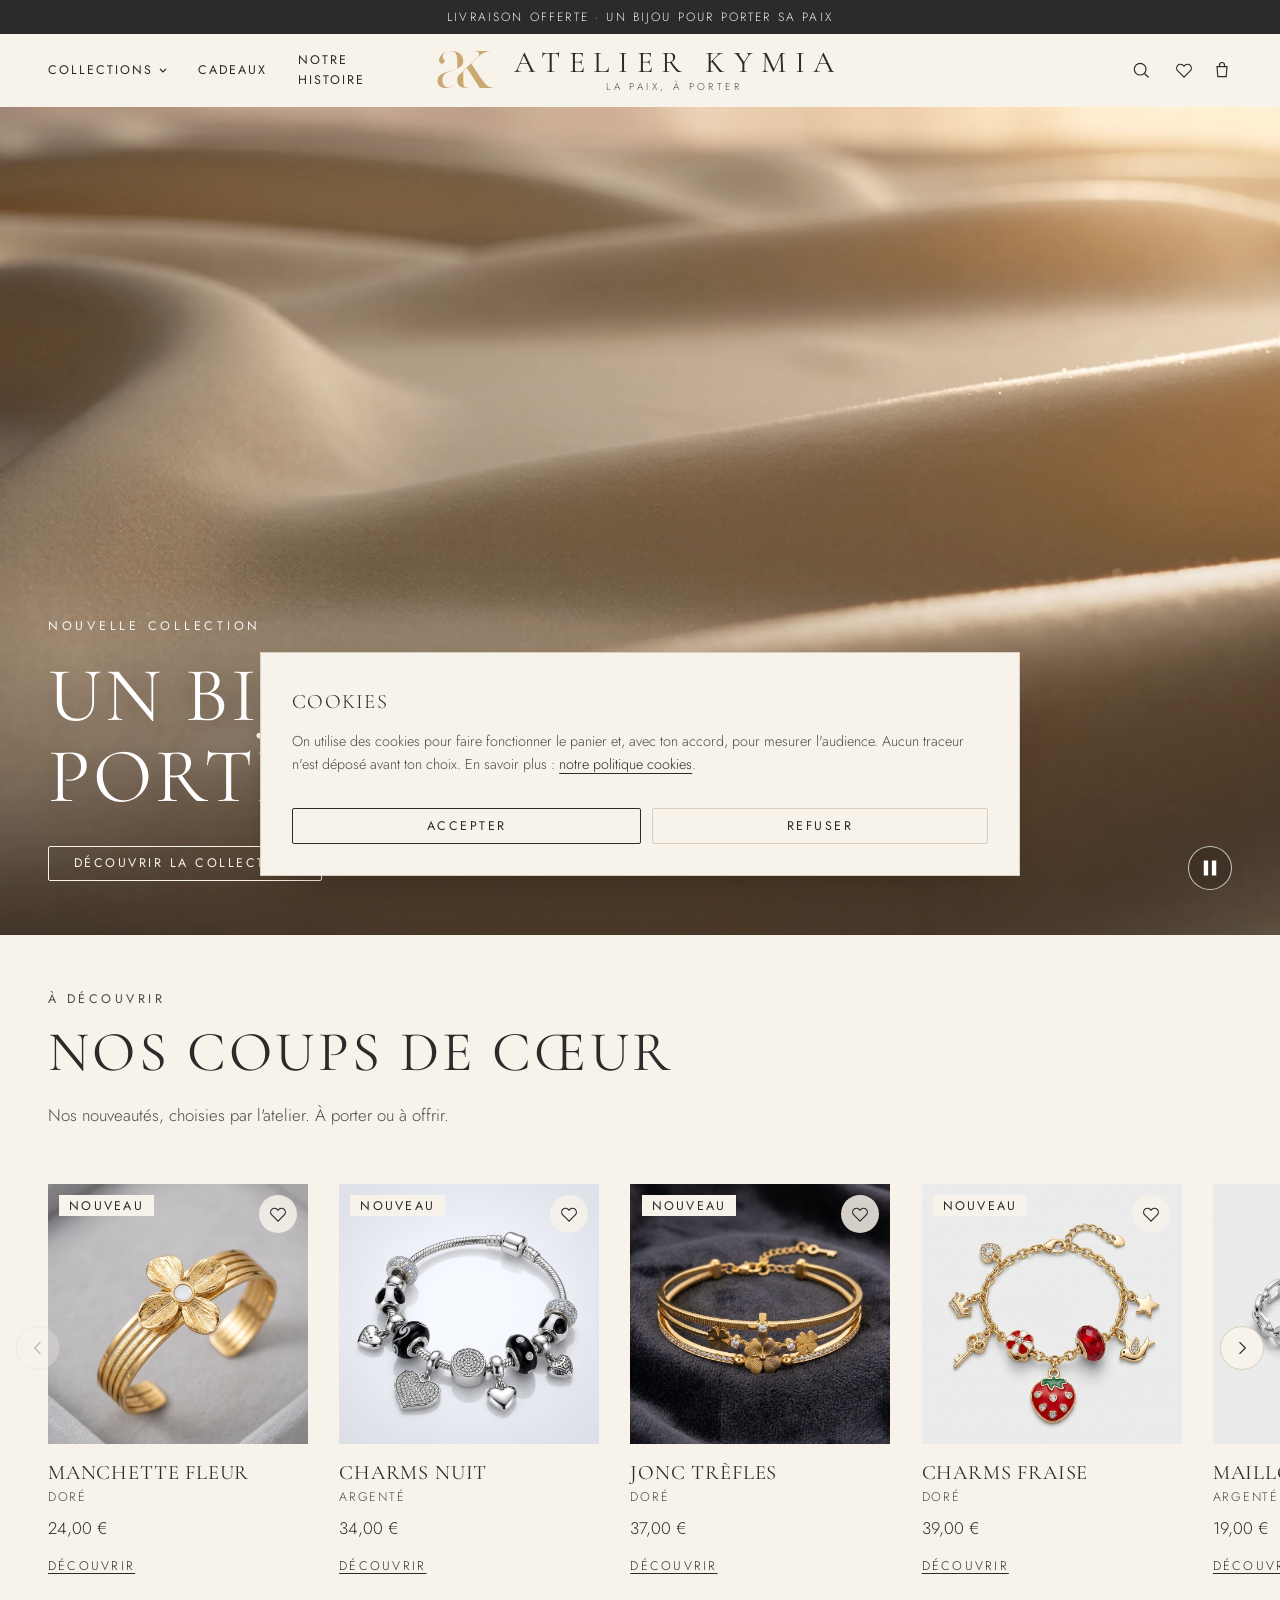
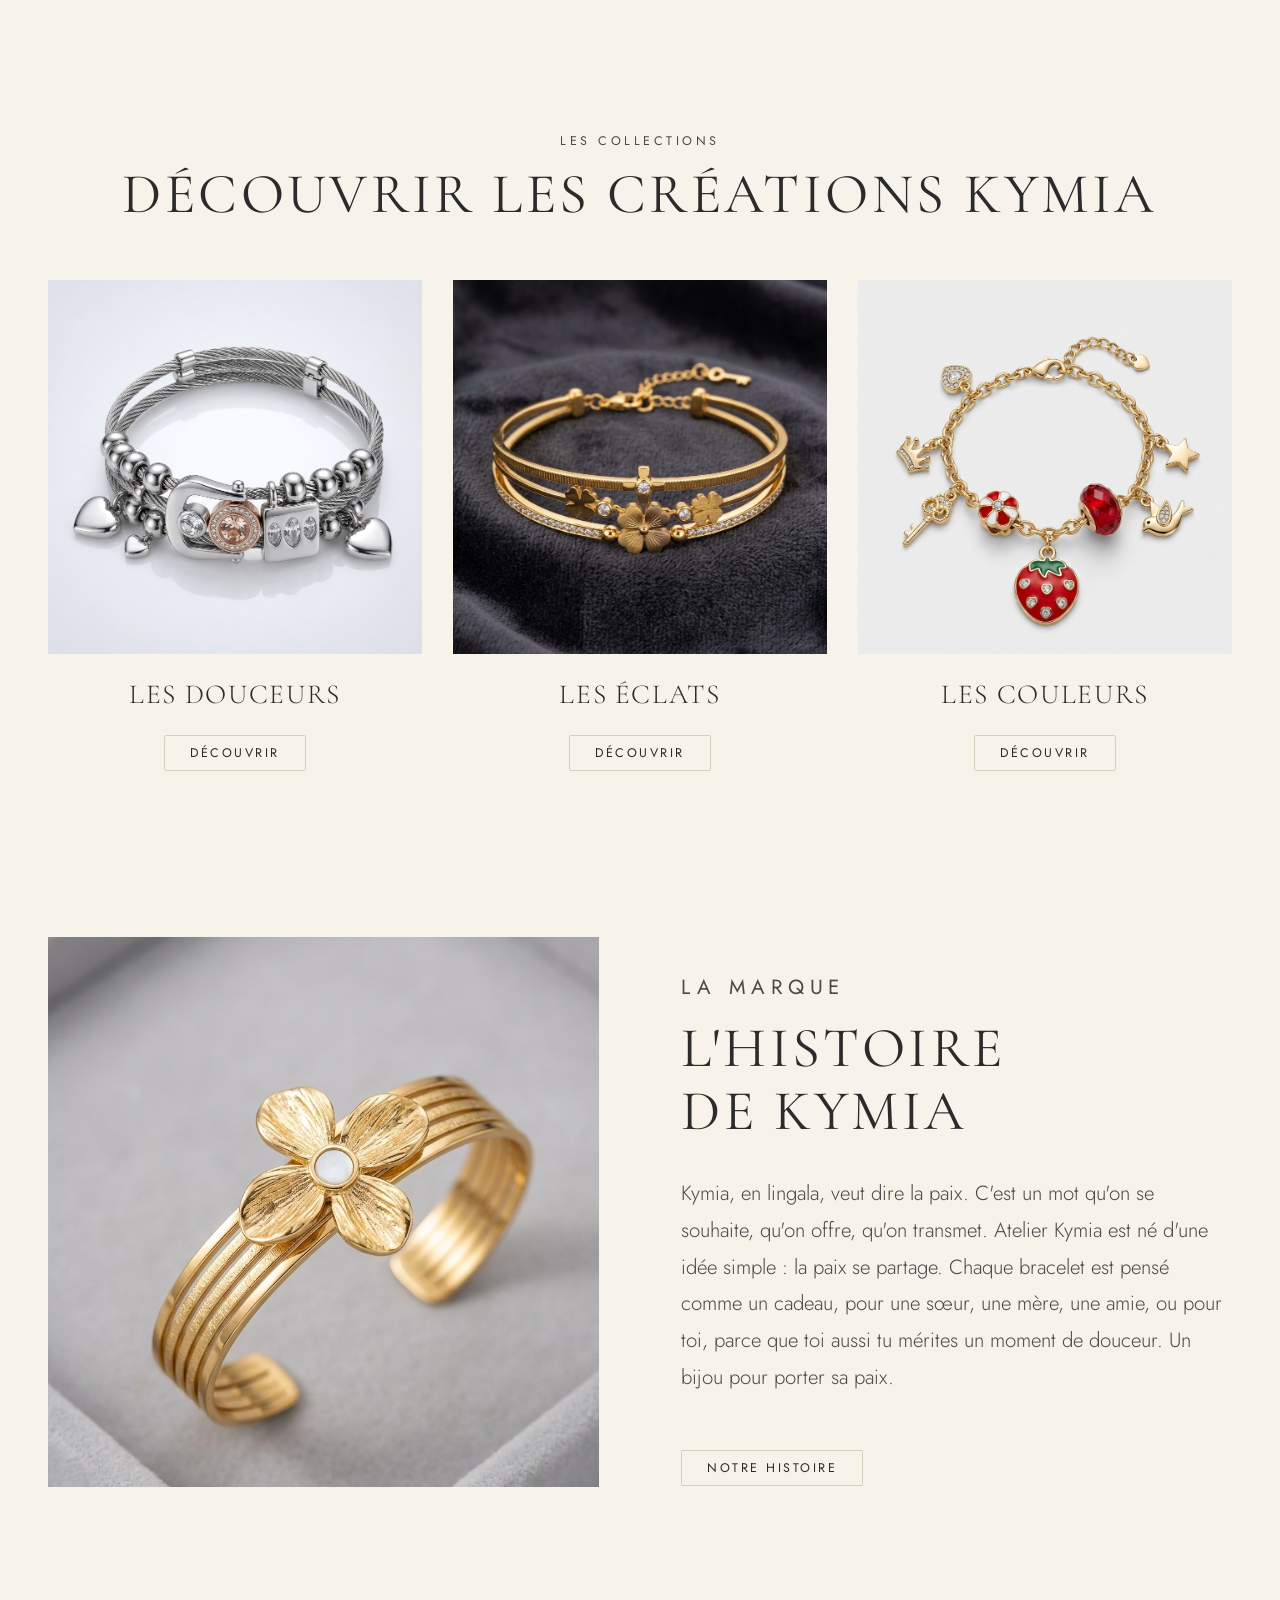
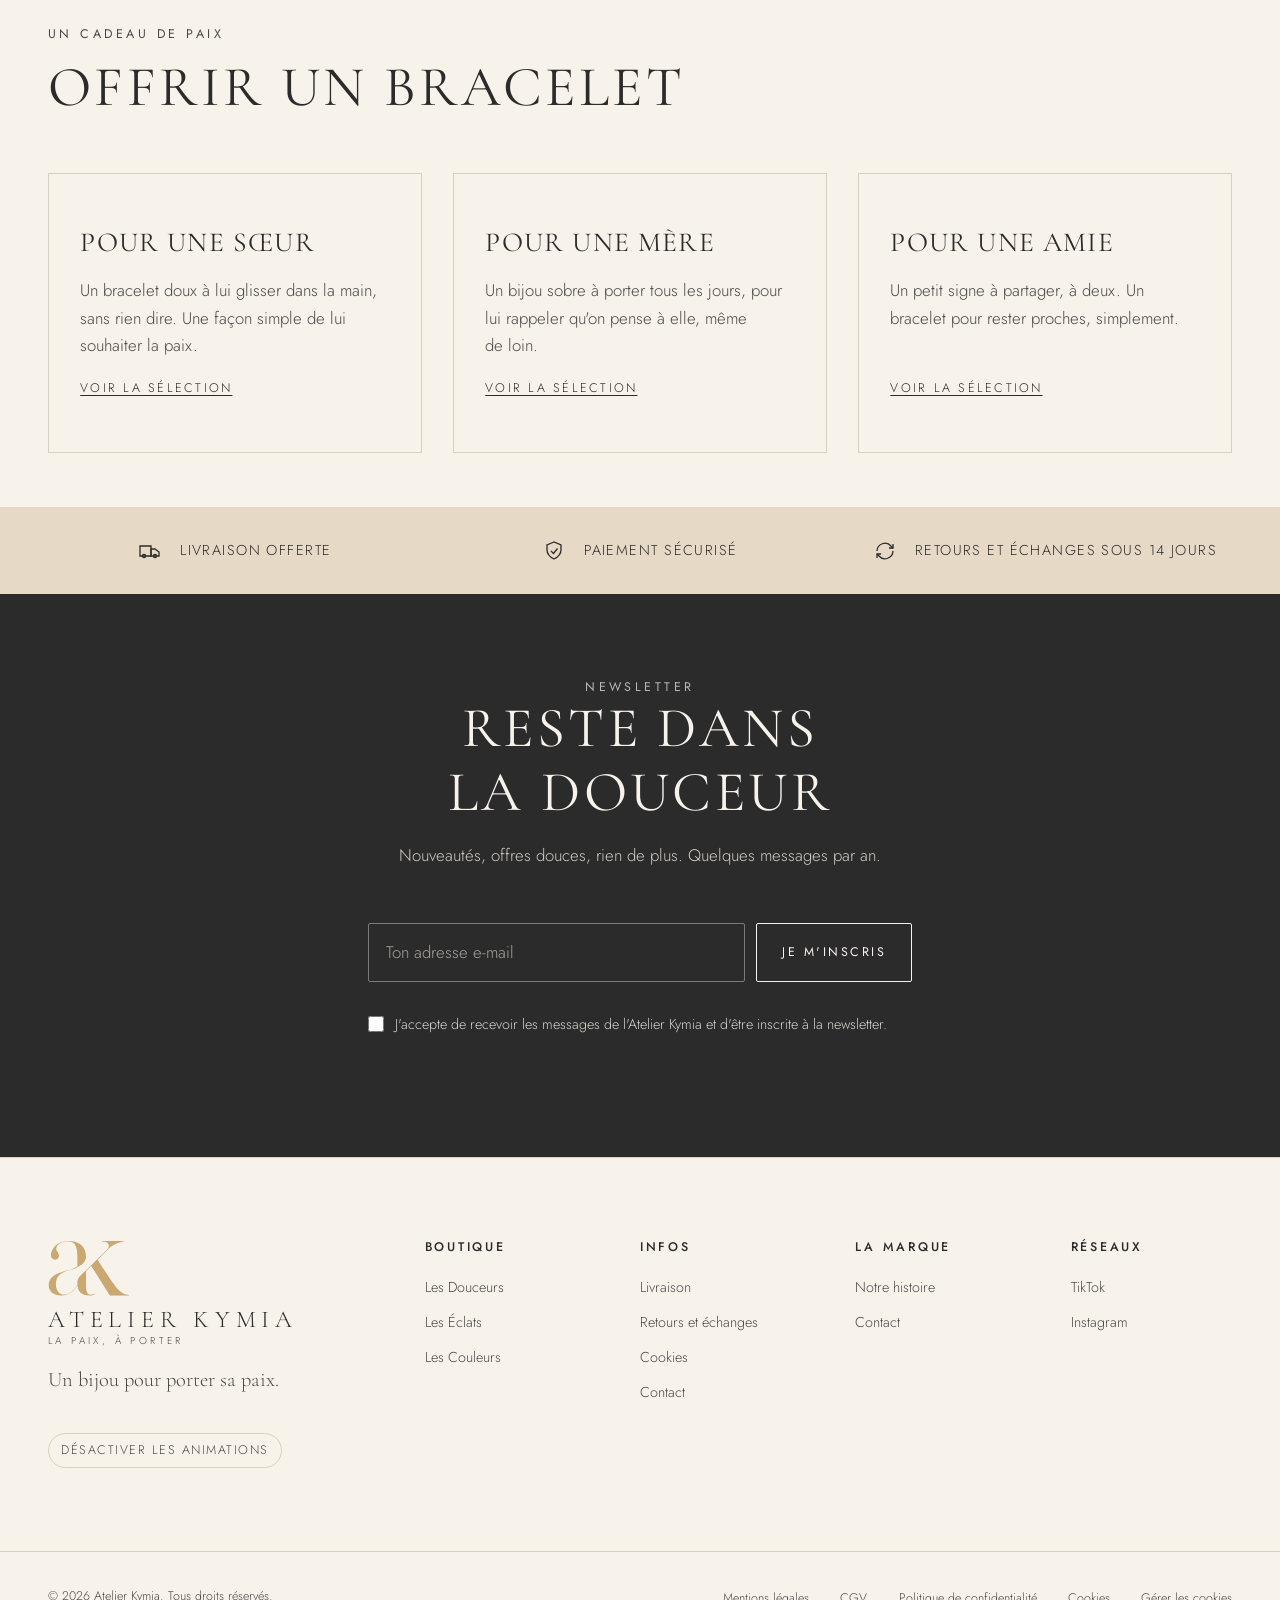
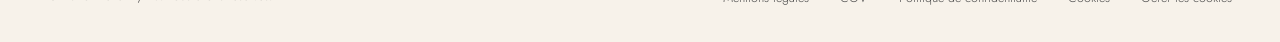
<file: index.html>
<!DOCTYPE html>
<html lang="fr">
<head>
  <meta charset="UTF-8" />
  <meta name="viewport" content="width=device-width, initial-scale=1" />
  <meta name="theme-color" content="#F7F2EA" />

  <!-- SEO -->
  <title>Atelier Kymia — Bracelets en acier inoxydable, un bijou pour porter sa paix</title>
  <meta name="description" content="Atelier Kymia, bracelets en acier inoxydable doré, argenté et rose gold. Des bijoux pensés comme des cadeaux de paix. Livraison offerte." />
  <link rel="canonical" href="https://www.atelier-kymia.com/" />

  <!-- Favicon -->
  <link rel="icon" type="image/svg+xml" href="/assets/favicon.svg" />

  <!-- Open Graph -->
  <meta property="og:type" content="website" />
  <meta property="og:site_name" content="Atelier Kymia" />
  <meta property="og:locale" content="fr_FR" />
  <meta property="og:title" content="Atelier Kymia — Un bijou pour porter sa paix" />
  <meta property="og:description" content="Bracelets en acier inoxydable, pensés comme des cadeaux de paix. Livraison offerte." />
  <meta property="og:url" content="https://www.atelier-kymia.com/" />
  <meta property="og:image" content="https://www.atelier-kymia.com/assets/img/hero-poster.jpg" />

  <!-- Twitter -->
  <meta name="twitter:card" content="summary_large_image" />
  <meta name="twitter:title" content="Atelier Kymia — Un bijou pour porter sa paix" />
  <meta name="twitter:description" content="Bracelets en acier inoxydable, pensés comme des cadeaux de paix." />
  <meta name="twitter:image" content="https://www.atelier-kymia.com/assets/img/hero-poster.jpg" />

  <!-- Polices : preconnect + preload de la police principale (Cormorant Garamond) -->
  <link rel="preconnect" href="https://fonts.googleapis.com" />
  <link rel="preconnect" href="https://fonts.gstatic.com" crossorigin />
  <link
    rel="preload"
    as="style"
    href="https://fonts.googleapis.com/css2?family=Cormorant+Garamond:wght@300;400;500&family=Jost:wght@300;400;500&display=swap" />
  <link
    rel="stylesheet"
    href="https://fonts.googleapis.com/css2?family=Cormorant+Garamond:wght@300;400;500&family=Jost:wght@300;400;500&display=swap"
    media="print" onload="this.media='all'" />
  <noscript>
    <link rel="stylesheet" href="https://fonts.googleapis.com/css2?family=Cormorant+Garamond:wght@300;400;500&family=Jost:wght@300;400;500&display=swap" />
  </noscript>

  <!-- CSS critique du header et du hero, inline pour un premier rendu immédiat -->
  <style>
    :root{--ivoire:#F7F2EA;--encre:#2B2B2B;--encre-douce:#4A4A4A;--bordure:#D9CFBF;--or:#C9A45C;--header-h:72px;--font-titre:"Cormorant Garamond",Georgia,serif;--font-texte:"Jost",system-ui,sans-serif}
    *{box-sizing:border-box}body{margin:0;background:var(--ivoire);color:var(--encre);font-family:var(--font-texte)}
    img,video,svg{display:block;max-width:100%}button{font:inherit;background:none;border:0;cursor:pointer}a{color:inherit;text-decoration:none}
    .annonce{background:var(--encre);color:var(--ivoire);text-align:center;padding-block:.55rem}
    .annonce p{font-size:12px;letter-spacing:.18em;text-transform:uppercase;margin:0}
    .header{position:sticky;top:0;z-index:100;background:var(--ivoire)}
    .header__inner{display:grid;grid-template-columns:1fr auto 1fr;align-items:center;gap:1rem;min-height:var(--header-h)}
    .container{width:100%;max-width:1280px;margin-inline:auto;padding-inline:clamp(1rem,5vw,3rem)}
    .header__logo-titre{font-family:var(--font-titre);letter-spacing:.28em;text-transform:uppercase}
    .hero{position:relative;height:calc(100svh - var(--header-h));min-height:480px;overflow:hidden;background:var(--encre);color:var(--ivoire)}
    .hero__media{position:absolute;inset:0}.hero__video{width:100%;height:100%;object-fit:cover}
    .hero__contenu{position:relative;z-index:2;height:100%;display:flex;flex-direction:column;justify-content:flex-end;align-items:flex-start;gap:1rem;padding-bottom:clamp(2rem,6vh,5rem)}
    .hero__titre{font-family:var(--font-titre);color:#fff;margin:0;line-height:1.05}
    .skip-link{position:absolute;top:-100%;left:1rem;background:var(--encre);color:var(--ivoire);padding:.75rem 1.25rem;z-index:999}
    .skip-link:focus{top:1rem}
  </style>

  <link rel="stylesheet" href="/css/style.css" />
</head>
<body>
  <!-- Lien d'évitement pour la navigation clavier -->
  <a class="skip-link" href="#contenu">Aller au contenu</a>

  <!-- ======================================================================
       1. Barre d'annonce
       ====================================================================== -->
  <div class="annonce" role="region" aria-label="Information de livraison">
    <p>Livraison offerte &middot; Un bijou pour porter sa paix</p>
  </div>

  <!-- ======================================================================
       2. Header sticky
       ====================================================================== -->
  <header class="header" id="header" data-header>
    <div class="header__inner container">

      <!-- Bouton burger (mobile) -->
      <button
        type="button"
        class="header__burger"
        id="ouvrir-menu"
        aria-label="Ouvrir le menu"
        aria-expanded="false"
        aria-controls="panneau-mobile">
        <svg class="icone" width="22" height="22" viewBox="0 0 24 24" fill="none"
          stroke="currentColor" stroke-width="1.4" aria-hidden="true" focusable="false">
          <line x1="3" y1="7" x2="21" y2="7" />
          <line x1="3" y1="12" x2="21" y2="12" />
          <line x1="3" y1="17" x2="21" y2="17" />
        </svg>
      </button>

      <!-- Navigation principale (desktop) -->
      <nav class="header__nav header__nav--gauche" aria-label="Navigation principale">
        <ul class="nav-principal" role="list">
          <li class="nav-principal__item mega-parent">
            <a class="nav-principal__lien" href="/collection.html">
              Collections
              <svg class="icone icone--petite" width="10" height="10" viewBox="0 0 10 10"
                fill="none" stroke="currentColor" stroke-width="1.2" aria-hidden="true" focusable="false">
                <polyline points="2,4 5,7 8,4" />
              </svg>
            </a>

            <!-- Méga-menu Collections (survol + focus clavier) -->
            <div class="mega" role="group" aria-label="Collections">
              <div class="mega__inner container">
                <ul class="mega__liste" role="list">
                  <li class="mega__item">
                    <a class="mega__lien" href="/collection.html?collection=douceurs">
                      <span class="mega__nom">Les Douceurs</span>
                      <span class="mega__desc">Bracelets à charms, tout en retenue.</span>
                    </a>
                  </li>
                  <li class="mega__item">
                    <a class="mega__lien" href="/collection.html?collection=eclats">
                      <span class="mega__nom">Les Éclats</span>
                      <span class="mega__desc">Joncs rigides, pierres, nacre et strass.</span>
                    </a>
                  </li>
                  <li class="mega__item">
                    <a class="mega__lien" href="/collection.html?collection=couleurs">
                      <span class="mega__nom">Les Couleurs</span>
                      <span class="mega__desc">Joncs émaillés, à porter tous les jours.</span>
                    </a>
                  </li>
                </ul>
              </div>
            </div>
          </li>
          <li class="nav-principal__item">
            <a class="nav-principal__lien" href="/collection.html?temps=cadeaux">Cadeaux</a>
          </li>
          <li class="nav-principal__item">
            <a class="nav-principal__lien" href="/notre-histoire.html">Notre histoire</a>
          </li>
        </ul>
      </nav>

      <!-- Logo centré -->
      <a class="header__logo" href="/index.html" aria-label="Atelier Kymia, accueil">
        <img class="header__logo-mono" src="/assets/logo-ak.svg" alt="" width="477" height="328" />
        <span class="header__logo-texte">
          <span class="header__logo-titre">Atelier Kymia</span>
          <span class="header__logo-sous">la paix, à porter</span>
        </span>
      </a>

      <!-- Actions (recherche, wishlist, panier) -->
      <div class="header__actions">
        <button
          type="button"
          class="header__action"
          id="ouvrir-recherche"
          aria-label="Ouvrir la recherche"
          aria-expanded="false"
          aria-controls="recherche">
          <svg class="icone" width="20" height="20" viewBox="0 0 24 24" fill="none"
            stroke="currentColor" stroke-width="1.4" aria-hidden="true" focusable="false">
            <circle cx="11" cy="11" r="7" />
            <line x1="16.5" y1="16.5" x2="21" y2="21" />
          </svg>
        </button>

        <a class="header__action" href="/panier.html?vue=wishlist" aria-label="Voir ma liste de souhaits">
          <svg class="icone" width="20" height="20" viewBox="0 0 24 24" fill="none"
            stroke="currentColor" stroke-width="1.4" aria-hidden="true" focusable="false">
            <path d="M12 20.5 4.5 13a4.6 4.6 0 0 1 0-6.5 4.6 4.6 0 0 1 6.5 0l1 1 1-1a4.6 4.6 0 0 1 6.5 0 4.6 4.6 0 0 1 0 6.5Z" />
          </svg>
        </a>

        <a class="header__action header__action--panier" href="/panier.html" aria-label="Voir mon panier">
          <svg class="icone" width="20" height="20" viewBox="0 0 24 24" fill="none"
            stroke="currentColor" stroke-width="1.4" aria-hidden="true" focusable="false">
            <path d="M6 8h12l-1 12H7Z" />
            <path d="M9 8V6a3 3 0 0 1 6 0v2" />
          </svg>
          <span class="pastille" data-pastille-panier hidden aria-hidden="true">0</span>
          <span class="sr-only" data-libelle-panier>0 article dans le panier</span>
        </a>
      </div>
    </div>

    <!-- ====================================================================
         Panneau de recherche (sous le header)
         ==================================================================== -->
    <div class="recherche" id="recherche" data-recherche hidden>
      <div class="recherche__inner container">
        <form class="recherche__form" role="search" aria-label="Rechercher un bijou">
          <label class="sr-only" for="champ-recherche">Rechercher un bijou</label>
          <input
            type="search"
            id="champ-recherche"
            class="recherche__champ"
            placeholder="Rechercher un bijou…"
            autocomplete="off"
            data-champ-recherche />

          <button type="button" class="recherche__fermer" id="fermer-recherche" aria-label="Fermer la recherche">
            <svg class="icone" width="18" height="18" viewBox="0 0 24 24" fill="none"
              stroke="currentColor" stroke-width="1.4" aria-hidden="true" focusable="false">
              <line x1="5" y1="5" x2="19" y2="19" />
              <line x1="19" y1="5" x2="5" y2="19" />
            </svg>
          </button>
        </form>

        <!-- Suggestions populaires -->
        <div class="recherche__suggestions" data-suggestions>
          <p class="recherche__titre">Recherches populaires</p>
          <ul class="recherche__puces" role="list">
            <li><button type="button" class="puce-recherche" data-suggestion="charms">Charms</button></li>
            <li><button type="button" class="puce-recherche" data-suggestion="jonc">Joncs</button></li>
            <li><button type="button" class="puce-recherche" data-suggestion="émail">Émail</button></li>
            <li><button type="button" class="puce-recherche" data-suggestion="nacre">Nacre</button></li>
          </ul>
        </div>

        <!-- Résultats du filtrage en direct -->
        <ul class="recherche__resultats" role="list" data-resultats-recherche
          aria-live="polite" aria-label="Résultats de recherche"></ul>
      </div>
    </div>
  </header>

  <!-- ======================================================================
       Panneau mobile plein écran
       ====================================================================== -->
  <div
    class="panneau-mobile"
    id="panneau-mobile"
    data-panneau-mobile
    role="dialog"
    aria-modal="true"
    aria-label="Menu"
    hidden>
    <div class="panneau-mobile__entete">
      <span class="panneau-mobile__titre">Atelier Kymia</span>
      <button type="button" class="panneau-mobile__fermer" id="fermer-menu" aria-label="Fermer le menu">
        <svg class="icone" width="22" height="22" viewBox="0 0 24 24" fill="none"
          stroke="currentColor" stroke-width="1.4" aria-hidden="true" focusable="false">
          <line x1="5" y1="5" x2="19" y2="19" />
          <line x1="19" y1="5" x2="5" y2="19" />
        </svg>
      </button>
    </div>

    <nav class="panneau-mobile__nav" aria-label="Navigation mobile">
      <ul class="panneau-mobile__liste" role="list">
        <li><a class="panneau-mobile__lien" href="/collection.html">Collections</a></li>
        <li><a class="panneau-mobile__lien panneau-mobile__lien--sous" href="/collection.html?collection=douceurs">Les Douceurs</a></li>
        <li><a class="panneau-mobile__lien panneau-mobile__lien--sous" href="/collection.html?collection=eclats">Les Éclats</a></li>
        <li><a class="panneau-mobile__lien panneau-mobile__lien--sous" href="/collection.html?collection=couleurs">Les Couleurs</a></li>
        <li><a class="panneau-mobile__lien" href="/collection.html?temps=cadeaux">Cadeaux</a></li>
        <li><a class="panneau-mobile__lien" href="/notre-histoire.html">Notre histoire</a></li>
      </ul>
    </nav>
  </div>

  <div class="voile" data-voile hidden></div>

  <!-- ======================================================================
       Contenu
       ====================================================================== -->
  <main id="contenu" tabindex="-1">

    <!-- ==================================================================
         Hero plein écran (100svh - hauteur du header)
         ================================================================== -->
    <section class="hero" aria-label="Nouvelle collection">
      <div class="hero__media">
        <!--
          Vidéo d'ambiance. La logique de repli (poster seul en cas de
          prefers-reduced-motion ou d'échec de chargement) est gérée par
          js/main.js. Fichiers issus du dossier « Hero Kymia » :
          - *-hevc.mp4 : originaux HEVC (légers), lus en priorité si le
            navigateur les supporte (Safari, Chrome/Edge récents) ;
          - hero.mp4 / hero-mobile.mp4 : repli H.264 pour les autres.
        -->
        <video
          class="hero__video"
          id="hero-video"
          data-hero-video
          autoplay
          muted
          loop
          playsinline
          preload="metadata"
          poster="/assets/img/hero-poster.jpg"
          data-poster-mobile="/assets/img/hero-poster-mobile.jpg"
          aria-hidden="true"
          tabindex="-1">
          <!-- Sources portrait prioritaires sur mobile -->
          <source src="/assets/video/hero-mobile-hevc.mp4" type='video/mp4; codecs="hvc1"' media="(max-width: 768px)" />
          <source src="/assets/video/hero-mobile.mp4" type="video/mp4" media="(max-width: 768px)" />
          <source src="/assets/video/hero-hevc.mp4" type='video/mp4; codecs="hvc1"' />
          <source src="/assets/video/hero.mp4" type="video/mp4" />
        </video>

        <!-- Voile dégradé : noir 25 % en bas vers transparent -->
        <div class="hero__voile" aria-hidden="true"></div>
      </div>

      <!-- Contenu du hero -->
      <div class="hero__contenu container">
        <p class="hero__surtitre">Nouvelle collection</p>
        <h1 class="hero__titre">Un bijou pour porter sa paix</h1>
        <a class="btn btn--light hero__cta" href="/collection.html">Découvrir la collection</a>
      </div>

      <!-- Bouton pause / lecture de la vidéo -->
      <button
        type="button"
        class="hero__lecture"
        id="hero-lecture"
        data-hero-lecture
        aria-label="Mettre la vidéo en pause"
        aria-pressed="false">
        <svg class="icone hero__lecture-icone" data-icone-pause width="16" height="16"
          viewBox="0 0 16 16" fill="currentColor" aria-hidden="true" focusable="false">
          <rect x="3" y="2" width="3.5" height="12" />
          <rect x="9.5" y="2" width="3.5" height="12" />
        </svg>
        <svg class="icone hero__lecture-icone" data-icone-play width="16" height="16"
          viewBox="0 0 16 16" fill="currentColor" aria-hidden="true" focusable="false" hidden>
          <path d="M4 2.5 13 8l-9 5.5Z" />
        </svg>
      </button>
    </section>

    <!-- ==================================================================
         Nos coups de cœur — carrousel horizontal
         ================================================================== -->
    <section class="section section--serre coups-coeur" aria-labelledby="titre-coups-coeur">
      <div class="container entete-section">
        <p class="surtitre">À découvrir</p>
        <h2 id="titre-coups-coeur">Nos coups de cœur</h2>
        <p class="entete-section__intro">Nos nouveautés, choisies par l'atelier. À porter ou à offrir.</p>
      </div>

      <div class="carrousel" data-carrousel>
        <!-- Liste alimentée par products.json (js/main.js) -->
        <ul
          class="carrousel__piste"
          role="list"
          data-piste-produits
          aria-label="Coups de cœur"
          tabindex="0">
          <!-- Cartes produit injectées en JS -->
        </ul>

        <!-- Flèches précédent / suivant -->
        <button
          type="button"
          class="carrousel__fleche carrousel__fleche--prec"
          data-prec
          aria-label="Produits précédents">
          <svg class="icone" width="18" height="18" viewBox="0 0 24 24" fill="none"
            stroke="currentColor" stroke-width="1.4" aria-hidden="true" focusable="false">
            <polyline points="15,5 8,12 15,19" />
          </svg>
        </button>
        <button
          type="button"
          class="carrousel__fleche carrousel__fleche--suiv"
          data-suiv
          aria-label="Produits suivants">
          <svg class="icone" width="18" height="18" viewBox="0 0 24 24" fill="none"
            stroke="currentColor" stroke-width="1.4" aria-hidden="true" focusable="false">
            <polyline points="9,5 16,12 9,19" />
          </svg>
        </button>
      </div>
    </section>

    <!-- ==================================================================
         Découvrir les créations Kymia — 3 tuiles
         ================================================================== -->
    <section class="section creations" aria-labelledby="titre-creations">
      <div class="container entete-section entete-section--centre">
        <p class="surtitre">Les collections</p>
        <h2 id="titre-creations">Découvrir les créations Kymia</h2>
      </div>

      <div class="container">
        <ul class="tuiles" role="list">
          <li class="tuile">
            <a class="tuile__lien" href="/collection.html?c=douceurs">
              <div class="tuile__image">
                <img
                  src="/assets/img/collection-douceurs.jpg"
                  alt="Bracelet à double câble torsadé, perles et cœurs argentés — collection Les Douceurs"
                  width="800" height="800" loading="lazy" decoding="async" />
              </div>
              <div class="tuile__corps">
                <span class="tuile__nom">Les Douceurs</span>
                <span class="btn btn--ghost tuile__cta" aria-hidden="true">Découvrir</span>
              </div>
            </a>
          </li>

          <li class="tuile">
            <a class="tuile__lien" href="/collection.html?c=eclats">
              <div class="tuile__image">
                <img
                  src="/assets/img/collection-eclats.jpg"
                  alt="Jonc doré à trois rangs orné de trèfles et de strass — collection Les Éclats"
                  width="800" height="800" loading="lazy" decoding="async" />
              </div>
              <div class="tuile__corps">
                <span class="tuile__nom">Les Éclats</span>
                <span class="btn btn--ghost tuile__cta" aria-hidden="true">Découvrir</span>
              </div>
            </a>
          </li>

          <li class="tuile">
            <a class="tuile__lien" href="/collection.html?c=couleurs">
              <div class="tuile__image">
                <img
                  src="/assets/img/collection-couleurs.jpg"
                  alt="Bracelet à charms doré avec fraise émaillée rouge — collection Les Couleurs"
                  width="800" height="800" loading="lazy" decoding="async" />
              </div>
              <div class="tuile__corps">
                <span class="tuile__nom">Les Couleurs</span>
                <span class="btn btn--ghost tuile__cta" aria-hidden="true">Découvrir</span>
              </div>
            </a>
          </li>
        </ul>
      </div>
    </section>

    <!-- ==================================================================
         1. L'histoire de Kymia (image à gauche, texte à droite)
         ================================================================== -->
    <section class="section histoire" aria-labelledby="titre-histoire">
      <div class="container histoire__grille">
        <figure class="histoire__media">
          <img
            src="/assets/img/histoire.jpg"
            alt="Manchette dorée ornée d'une fleur au cœur nacré, posée dans son écrin Atelier Kymia"
            width="1000" height="1000" loading="lazy" decoding="async" />
        </figure>

        <div class="histoire__texte">
          <p class="surtitre">La marque</p>
          <h2 id="titre-histoire">L'histoire de Kymia</h2>
          <p>
            Kymia, en lingala, veut dire la paix. C'est un mot qu'on se souhaite,
            qu'on offre, qu'on transmet. Atelier Kymia est né d'une idée simple :
            la paix se partage. Chaque bracelet est pensé comme un cadeau, pour une
            sœur, une mère, une amie, ou pour toi, parce que toi aussi tu mérites un
            moment de douceur. Un bijou pour porter sa paix.
          </p>
          <a class="btn btn--ghost histoire__cta" href="/notre-histoire.html">Notre histoire</a>
        </div>
      </div>
    </section>

    <!-- ==================================================================
         2. Offrir un bracelet (3 cartes cadeaux)
         ================================================================== -->
    <section class="section section--serre cadeaux" aria-labelledby="titre-cadeaux">
      <div class="container entete-section">
        <p class="surtitre">Un cadeau de paix</p>
        <h2 id="titre-cadeaux">Offrir un bracelet</h2>
      </div>

      <div class="container">
        <ul class="cadeaux__grille" role="list">
          <li class="cadeau">
            <a class="cadeau__lien" href="/collection.html?pour=soeur">
              <h3 class="cadeau__titre">Pour une sœur</h3>
              <p class="cadeau__texte">
                Un bracelet doux à lui glisser dans la main, sans rien dire.
                Une façon simple de lui souhaiter la paix.
              </p>
              <span class="cadeau__action">Voir la sélection</span>
            </a>
          </li>

          <li class="cadeau">
            <a class="cadeau__lien" href="/collection.html?pour=mere">
              <h3 class="cadeau__titre">Pour une mère</h3>
              <p class="cadeau__texte">
                Un bijou sobre à porter tous les jours, pour lui rappeler
                qu'on pense à elle, même de loin.
              </p>
              <span class="cadeau__action">Voir la sélection</span>
            </a>
          </li>

          <li class="cadeau">
            <a class="cadeau__lien" href="/collection.html?pour=amie">
              <h3 class="cadeau__titre">Pour une amie</h3>
              <p class="cadeau__texte">
                Un petit signe à partager, à deux. Un bracelet pour rester
                proches, simplement.
              </p>
              <span class="cadeau__action">Voir la sélection</span>
            </a>
          </li>
        </ul>
      </div>
    </section>

    <!-- ==================================================================
         3. Bande de réassurance
         ================================================================== -->
    <section class="reassurance" aria-label="Nos engagements">
      <div class="container">
        <ul class="reassurance__grille" role="list">
          <li class="reassurance__bloc">
            <svg class="icone icone--grande" width="24" height="24" viewBox="0 0 24 24" fill="none"
              stroke="currentColor" stroke-width="1.3" aria-hidden="true" focusable="false">
              <path d="M2 7h11v10H2z" />
              <path d="M13 10h4l4 3v4h-8z" />
              <circle cx="6" cy="17" r="1.6" />
              <circle cx="17" cy="17" r="1.6" />
            </svg>
            <span class="reassurance__texte">Livraison offerte</span>
          </li>

          <li class="reassurance__bloc">
            <svg class="icone icone--grande" width="24" height="24" viewBox="0 0 24 24" fill="none"
              stroke="currentColor" stroke-width="1.3" aria-hidden="true" focusable="false">
              <path d="M12 3 5 6v5c0 4 3 7 7 9 4-2 7-5 7-9V6Z" />
              <polyline points="9 12 11.5 14.5 15.5 9.5" />
            </svg>
            <span class="reassurance__texte">Paiement sécurisé</span>
          </li>

          <li class="reassurance__bloc">
            <svg class="icone icone--grande" width="24" height="24" viewBox="0 0 24 24" fill="none"
              stroke="currentColor" stroke-width="1.3" aria-hidden="true" focusable="false">
              <path d="M4 12a8 8 0 0 1 14-5l2 2" />
              <path d="M20 12a8 8 0 0 1-14 5l-2-2" />
              <polyline points="20 5 20 9 16 9" />
              <polyline points="4 19 4 15 8 15" />
            </svg>
            <span class="reassurance__texte">Retours et échanges sous 14 jours</span>
          </li>
        </ul>
      </div>
    </section>

    <!-- ==================================================================
         4. Newsletter
         ================================================================== -->
    <section class="section newsletter" aria-labelledby="titre-newsletter">
      <div class="container newsletter__inner">
        <p class="surtitre">Newsletter</p>
        <h2 id="titre-newsletter">Reste dans la douceur</h2>
        <p class="newsletter__intro">
          Nouveautés, offres douces, rien de plus. Quelques messages par an.
        </p>

        <form class="newsletter__form" data-newsletter novalidate>
          <div class="newsletter__ligne">
            <label class="sr-only" for="email-newsletter">Adresse e-mail</label>
            <input
              type="email"
              id="email-newsletter"
              name="email"
              class="newsletter__champ"
              placeholder="Ton adresse e-mail"
              autocomplete="email"
              required
              aria-describedby="newsletter-consentement" />

            <button type="submit" class="btn newsletter__bouton">Je m'inscris</button>
          </div>

          <label class="newsletter__consentement" id="newsletter-consentement">
            <input type="checkbox" name="consentement" required />
            <span>J'accepte de recevoir les messages de l'Atelier Kymia et d'être
              inscrite à la newsletter.</span>
          </label>

          <!-- Message de confirmation / erreur -->
          <p class="newsletter__message" data-newsletter-message role="status" aria-live="polite"></p>
        </form>
      </div>
    </section>

  </main>

  <!-- ======================================================================
       5. Footer
       ====================================================================== -->
  <footer class="footer" aria-label="Pied de page">
    <div class="container footer__haut">
      <!-- Bloc marque -->
      <div class="footer__marque">
        <a class="footer__logo" href="/index.html" aria-label="Atelier Kymia, accueil">
          <img class="footer__logo-mono" src="/assets/logo-ak.svg" alt="" width="477" height="328" loading="lazy" />
          <span class="footer__logo-titre">Atelier Kymia</span>
          <span class="footer__logo-sous">la paix, à porter</span>
        </a>
        <p class="footer__slogan">Un bijou pour porter sa paix.</p>

        <!-- Bouton d'accessibilité : désactiver les animations -->
        <button type="button" class="footer__motion" data-toggle-motion aria-pressed="false">
          Désactiver les animations
        </button>
      </div>

      <!-- Colonnes de liens -->
      <nav class="footer__colonne" aria-label="Boutique">
        <h2 class="footer__titre">Boutique</h2>
        <ul class="footer__liste" role="list">
          <li><a href="/collection.html?c=douceurs">Les Douceurs</a></li>
          <li><a href="/collection.html?c=eclats">Les Éclats</a></li>
          <li><a href="/collection.html?c=couleurs">Les Couleurs</a></li>
        </ul>
      </nav>

      <nav class="footer__colonne" aria-label="Infos pratiques">
        <h2 class="footer__titre">Infos</h2>
        <ul class="footer__liste" role="list">
          <li><a href="/livraison.html">Livraison</a></li>
          <li><a href="/retours.html">Retours et échanges</a></li>
          <li><a href="/cookies.html">Cookies</a></li>
          <li><a href="/contact.html">Contact</a></li>
        </ul>
      </nav>

      <nav class="footer__colonne" aria-label="La marque">
        <h2 class="footer__titre">La marque</h2>
        <ul class="footer__liste" role="list">
          <li><a href="/notre-histoire.html">Notre histoire</a></li>
          <li><a href="/contact.html">Contact</a></li>
        </ul>
      </nav>

      <nav class="footer__colonne" aria-label="Réseaux sociaux">
        <h2 class="footer__titre">Réseaux</h2>
        <ul class="footer__liste" role="list">
          <li>
            <a href="https://www.tiktok.com/" rel="noopener" target="_blank">
              TikTok<span class="sr-only"> (nouvel onglet)</span>
            </a>
          </li>
          <li>
            <a href="https://www.instagram.com/" rel="noopener" target="_blank">
              Instagram<span class="sr-only"> (nouvel onglet)</span>
            </a>
          </li>
        </ul>
      </nav>
    </div>

    <!-- Bas de footer : mentions légales -->
    <div class="footer__bas">
      <div class="container footer__bas-inner">
        <p class="footer__copie">&copy; <span data-annee></span> Atelier Kymia. Tous droits réservés.</p>
        <ul class="footer__legal" role="list">
          <li><a href="/mentions-legales.html">Mentions légales</a></li>
          <li><a href="/cgv.html">CGV</a></li>
          <li><a href="/confidentialite.html">Politique de confidentialité</a></li>
          <li><a href="/cookies.html">Cookies</a></li>
          <li><button type="button" class="footer__legal-btn" data-ouvrir-cookies>Gérer les cookies</button></li>
        </ul>
      </div>
    </div>
  </footer>

  <!-- Bandeau de consentement cookies (aucun traceur avant consentement) -->
  <div class="banniere-cookies" data-banniere-cookies role="region"
    aria-label="Consentement aux cookies" hidden>
    <p class="banniere-cookies__titre">Cookies</p>
    <p class="banniere-cookies__texte">
      On utilise des cookies pour faire fonctionner le panier et, avec ton accord,
      pour mesurer l'audience. Aucun traceur n'est déposé avant ton choix. En savoir
      plus : <a href="/cookies.html">notre politique cookies</a>.
    </p>
    <div class="banniere-cookies__actions">
      <button type="button" class="btn" data-cookies-accepter>Accepter</button>
      <button type="button" class="btn btn--ghost" data-cookies-refuser>Refuser</button>
    </div>
  </div>

  <script src="/js/main.js" defer></script>
  <script src="/js/cookies.js" defer></script>
</body>
</html>
</file>
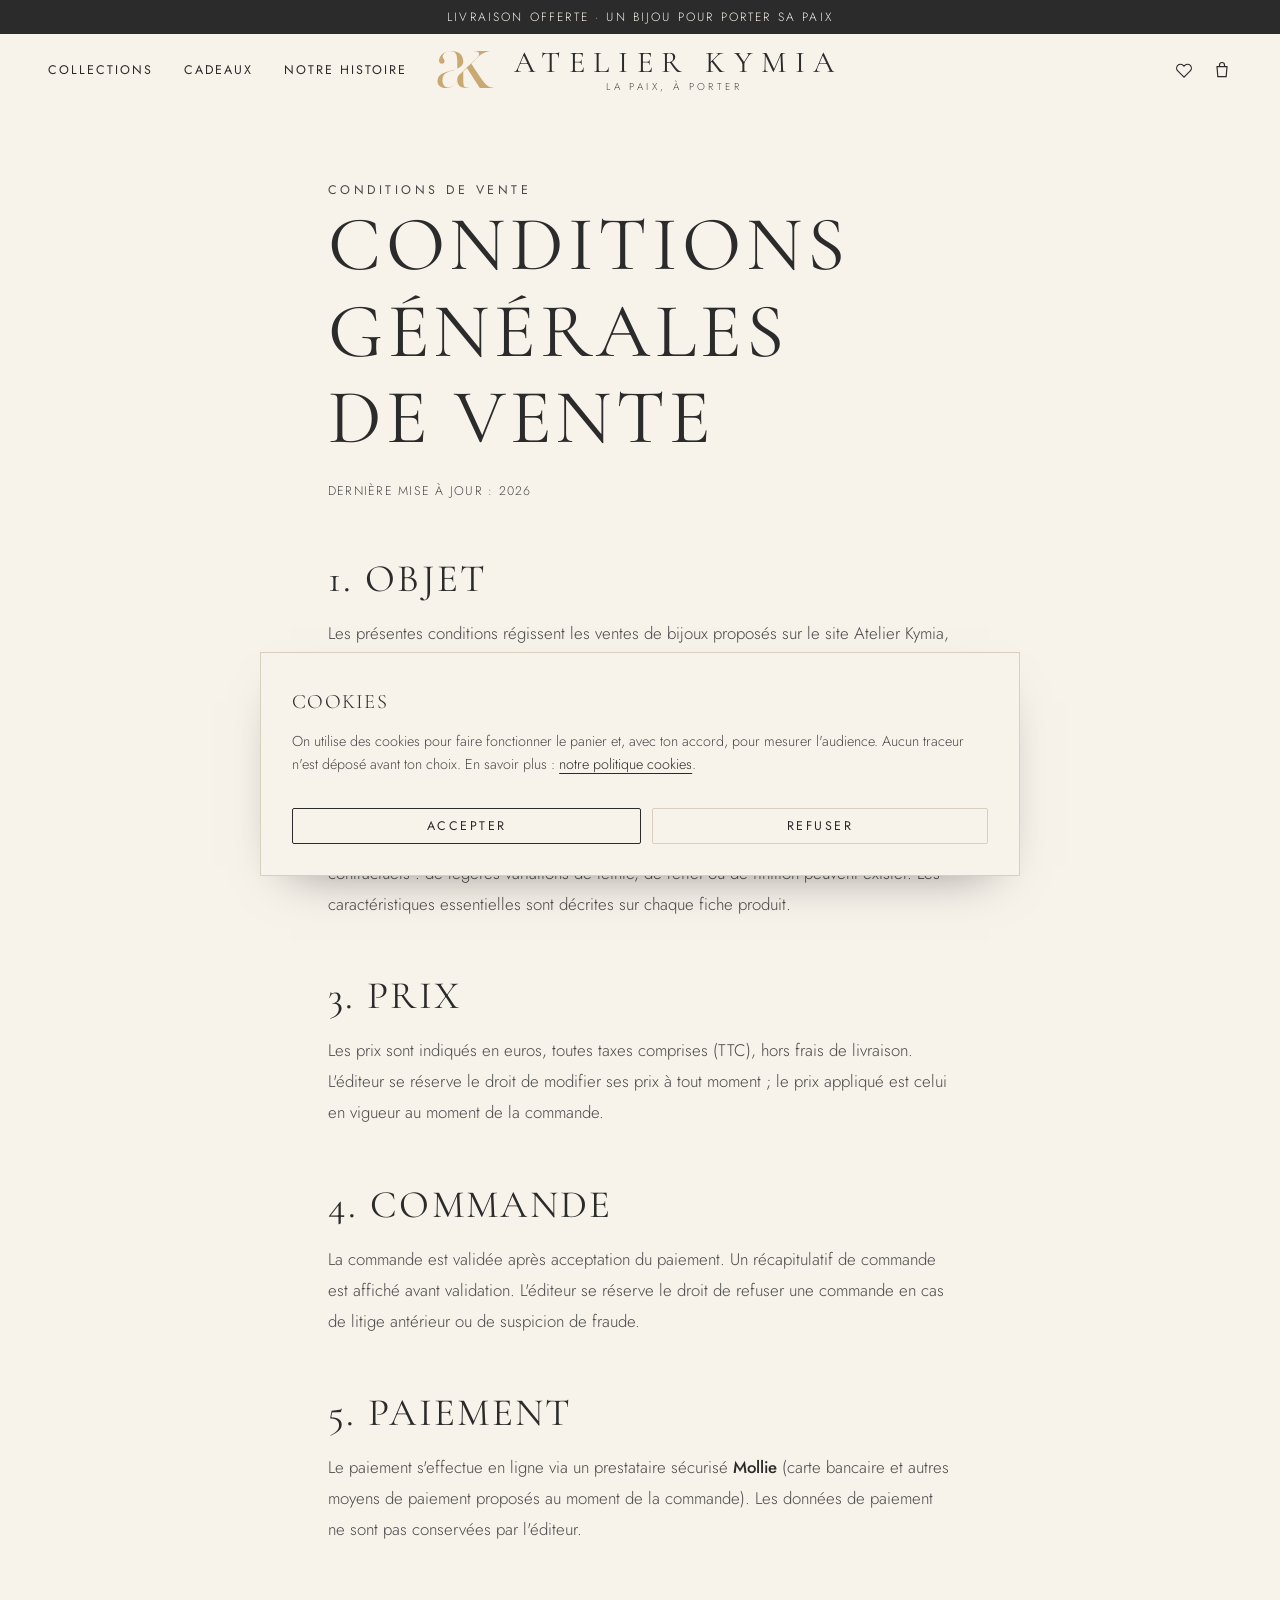
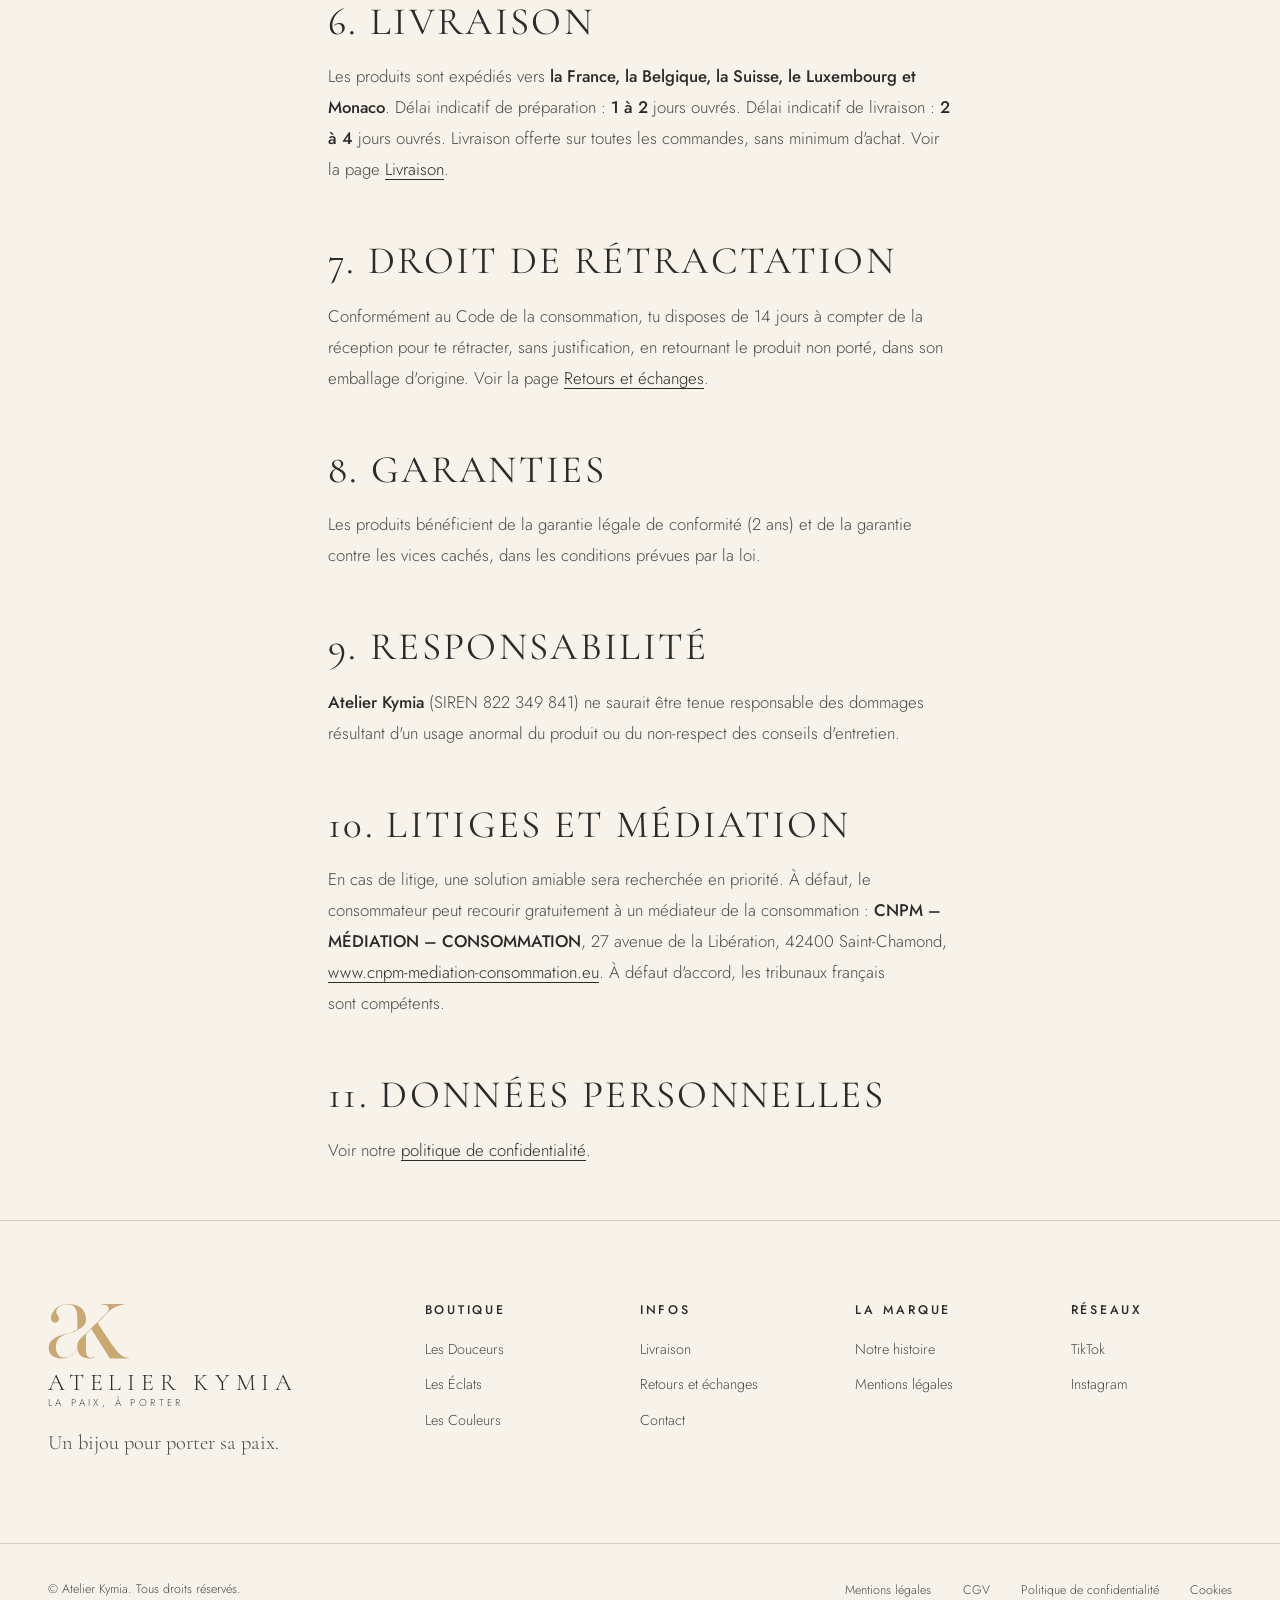
<file: cgv.html>
<!DOCTYPE html>
<html lang="fr">
<head>
  <meta charset="UTF-8" />
  <meta name="viewport" content="width=device-width, initial-scale=1" />
  <meta name="theme-color" content="#F7F2EA" />
  <title>Conditions générales de vente — Atelier Kymia</title>
  <meta name="description" content="Conditions générales de vente de l'Atelier Kymia : commande, prix, paiement, livraison, droit de rétractation, garanties et litiges." />
  <meta name="robots" content="noindex, follow" />
  <link rel="icon" type="image/svg+xml" href="/assets/favicon.svg" />
  <link rel="preconnect" href="https://fonts.googleapis.com" />
  <link rel="preconnect" href="https://fonts.gstatic.com" crossorigin />
  <link rel="preload" as="style"
    href="https://fonts.googleapis.com/css2?family=Cormorant+Garamond:wght@300;400;500&family=Jost:wght@300;400;500&display=swap" />
  <link rel="stylesheet"
    href="https://fonts.googleapis.com/css2?family=Cormorant+Garamond:wght@300;400;500&family=Jost:wght@300;400;500&display=swap"
    media="print" onload="this.media='all'" />
  <noscript>
    <link rel="stylesheet" href="https://fonts.googleapis.com/css2?family=Cormorant+Garamond:wght@300;400;500&family=Jost:wght@300;400;500&display=swap" />
  </noscript>
  <style>
    :root{--ivoire:#F7F2EA;--encre:#2B2B2B;--encre-douce:#4A4A4A;--bordure:#D9CFBF;--or:#C9A45C;--header-h:72px;--font-titre:"Cormorant Garamond",Georgia,serif;--font-texte:"Jost",system-ui,sans-serif}
    *{box-sizing:border-box}body{margin:0;background:var(--ivoire);color:var(--encre);font-family:var(--font-texte)}
    img,svg{display:block;max-width:100%}button{font:inherit;background:none;border:0;cursor:pointer}a{color:inherit;text-decoration:none}
    .annonce{background:var(--encre);color:var(--ivoire);text-align:center;padding-block:.55rem}
    .annonce p{font-size:12px;letter-spacing:.18em;text-transform:uppercase;margin:0}
    .header{position:sticky;top:0;z-index:100;background:var(--ivoire)}
    .header__inner{display:grid;grid-template-columns:1fr auto 1fr;align-items:center;gap:1rem;min-height:var(--header-h)}
    .container{width:100%;max-width:1280px;margin-inline:auto;padding-inline:clamp(1rem,5vw,3rem)}
    .header__logo-titre{font-family:var(--font-titre);letter-spacing:.28em;text-transform:uppercase}
    h1,h2{font-family:var(--font-titre);font-weight:400;text-transform:uppercase;letter-spacing:.06em;line-height:1.12}
    .skip-link{position:absolute;top:-100%;left:1rem;background:var(--encre);color:var(--ivoire);padding:.75rem 1.25rem;z-index:999}
    .skip-link:focus{top:1rem}
  </style>
  <link rel="stylesheet" href="/css/style.css" />
</head>
<body>
  <a class="skip-link" href="#contenu">Aller au contenu</a>

  <div class="annonce" role="region" aria-label="Information de livraison">
    <p>Livraison offerte &middot; Un bijou pour porter sa paix</p>
  </div>

  <header class="header" id="header" data-header>
    <div class="header__inner container">
      <button type="button" class="header__burger" id="ouvrir-menu"
        aria-label="Ouvrir le menu" aria-expanded="false" aria-controls="panneau-mobile">
        <svg class="icone" width="22" height="22" viewBox="0 0 24 24" fill="none"
          stroke="currentColor" stroke-width="1.4" aria-hidden="true" focusable="false">
          <line x1="3" y1="7" x2="21" y2="7" />
          <line x1="3" y1="12" x2="21" y2="12" />
          <line x1="3" y1="17" x2="21" y2="17" />
        </svg>
      </button>
      <nav class="header__nav header__nav--gauche" aria-label="Navigation principale">
        <ul class="nav-principal" role="list">
          <li class="nav-principal__item"><a class="nav-principal__lien" href="/collection.html">Collections</a></li>
          <li class="nav-principal__item"><a class="nav-principal__lien" href="/collection.html?temps=cadeaux">Cadeaux</a></li>
          <li class="nav-principal__item"><a class="nav-principal__lien" href="/notre-histoire.html">Notre histoire</a></li>
        </ul>
      </nav>
      <a class="header__logo" href="/index.html" aria-label="Atelier Kymia, accueil">
        <img class="header__logo-mono" src="/assets/logo-ak.svg" alt="" width="477" height="328" />
        <span class="header__logo-texte">
          <span class="header__logo-titre">Atelier Kymia</span>
          <span class="header__logo-sous">la paix, à porter</span>
        </span>
      </a>
      <div class="header__actions">
        <a class="header__action" href="/panier.html?vue=wishlist" aria-label="Voir ma liste de souhaits">
          <svg class="icone" width="20" height="20" viewBox="0 0 24 24" fill="none"
            stroke="currentColor" stroke-width="1.4" aria-hidden="true" focusable="false">
            <path d="M12 20.5 4.5 13a4.6 4.6 0 0 1 0-6.5 4.6 4.6 0 0 1 6.5 0l1 1 1-1a4.6 4.6 0 0 1 6.5 0 4.6 4.6 0 0 1 0 6.5Z" />
          </svg>
        </a>
        <a class="header__action header__action--panier" href="/panier.html" aria-label="Voir mon panier">
          <svg class="icone" width="20" height="20" viewBox="0 0 24 24" fill="none"
            stroke="currentColor" stroke-width="1.4" aria-hidden="true" focusable="false">
            <path d="M6 8h12l-1 12H7Z" />
            <path d="M9 8V6a3 3 0 0 1 6 0v2" />
          </svg>
          <span class="pastille" data-pastille-panier hidden aria-hidden="true">0</span>
          <span class="sr-only" data-libelle-panier>0 article dans le panier</span>
        </a>
      </div>
    </div>
  </header>

  <div class="panneau-mobile" id="panneau-mobile" data-panneau-mobile
    role="dialog" aria-modal="true" aria-label="Menu" hidden>
    <div class="panneau-mobile__entete">
      <span class="panneau-mobile__titre">Atelier Kymia</span>
      <button type="button" class="panneau-mobile__fermer" id="fermer-menu" aria-label="Fermer le menu">
        <svg class="icone" width="22" height="22" viewBox="0 0 24 24" fill="none"
          stroke="currentColor" stroke-width="1.4" aria-hidden="true" focusable="false">
          <line x1="5" y1="5" x2="19" y2="19" />
          <line x1="19" y1="5" x2="5" y2="19" />
        </svg>
      </button>
    </div>
    <nav class="panneau-mobile__nav" aria-label="Navigation mobile">
      <ul class="panneau-mobile__liste" role="list">
        <li><a class="panneau-mobile__lien" href="/collection.html">Collections</a></li>
        <li><a class="panneau-mobile__lien" href="/collection.html?temps=cadeaux">Cadeaux</a></li>
        <li><a class="panneau-mobile__lien" href="/notre-histoire.html">Notre histoire</a></li>
      </ul>
    </nav>
  </div>

  <div class="voile" data-voile hidden></div>

  <main id="contenu" tabindex="-1">
    <section class="section section--serre">
      <div class="container page-legale">
        <div class="entete-section">
          <p class="surtitre">Conditions de vente</p>
          <h1>Conditions générales de vente</h1>
          <p class="page-legale__maj">Dernière mise à jour : <span data-annee>2026</span></p>
        </div>

        <h2 id="objet">1. Objet</h2>
        <p>
          Les présentes conditions régissent les ventes de bijoux proposés sur le site
          Atelier Kymia, édité par <strong>Atelier Kymia</strong> (SIREN 822 349 841). Toute commande
          implique l'acceptation sans réserve des présentes conditions.
        </p>

        <h2 id="produits">2. Produits</h2>
        <p>
          Les produits sont des bracelets et bijoux en acier inoxydable. Les visuels sont
          non contractuels : de légères variations de teinte, de reflet ou de finition
          peuvent exister. Les caractéristiques essentielles sont décrites sur chaque
          fiche produit.
        </p>

        <h2 id="prix">3. Prix</h2>
        <p>
          Les prix sont indiqués en euros, toutes taxes comprises (TTC), hors frais de
          livraison. L'éditeur se réserve le droit de modifier ses prix à tout moment ;
          le prix appliqué est celui en vigueur au moment de la commande.
        </p>

        <h2 id="commande">4. Commande</h2>
        <p>
          La commande est validée après acceptation du paiement. Un récapitulatif de
          commande est affiché avant validation. L'éditeur se réserve le droit de refuser
          une commande en cas de litige antérieur ou de suspicion de fraude.
        </p>

        <h2 id="paiement">5. Paiement</h2>
        <p>
          Le paiement s'effectue en ligne via un prestataire sécurisé
          <strong>Mollie</strong> (carte bancaire et autres moyens de paiement proposés
          au moment de la commande). Les données de paiement ne
          sont pas conservées par l'éditeur.
        </p>

        <h2 id="livraison">6. Livraison</h2>
        <p>
          Les produits sont expédiés vers <strong>la France, la Belgique, la Suisse, le Luxembourg et Monaco</strong>.
          Délai indicatif de préparation : <strong>1 à 2</strong> jours ouvrés.
          Délai indicatif de livraison : <strong>2 à 4</strong> jours ouvrés.
          Livraison offerte sur toutes les commandes, sans minimum d'achat.
          Voir la page
          <a class="lien" href="/livraison.html">Livraison</a>.
        </p>

        <h2 id="retractation">7. Droit de rétractation</h2>
        <p>
          Conformément au Code de la consommation, tu disposes de 14 jours à compter de la
          réception pour te rétracter, sans justification, en retournant le produit non
          porté, dans son emballage d'origine. Voir la page
          <a class="lien" href="/retours.html">Retours et échanges</a>.
        </p>

        <h2 id="garanties">8. Garanties</h2>
        <p>
          Les produits bénéficient de la garantie légale de conformité (2 ans) et de la
          garantie contre les vices cachés, dans les conditions prévues par la loi.
        </p>

        <h2 id="responsabilite">9. Responsabilité</h2>
        <p>
          <strong>Atelier Kymia</strong> (SIREN 822 349 841) ne saurait être tenue responsable des dommages
          résultant d'un usage anormal du produit ou du non-respect des conseils
          d'entretien.
        </p>

        <h2 id="litiges">10. Litiges et médiation</h2>
        <p>
          En cas de litige, une solution amiable sera recherchée en priorité. À défaut, le
          consommateur peut recourir gratuitement à un médiateur de la consommation :
          <strong>CNPM – MÉDIATION – CONSOMMATION</strong>, 27 avenue de la Libération, 42400 Saint-Chamond, <a class="lien" href="https://www.cnpm-mediation-consommation.eu" rel="noopener">www.cnpm-mediation-consommation.eu</a>. À défaut d'accord, les
          tribunaux français sont compétents.
        </p>

        <h2 id="donnees">11. Données personnelles</h2>
        <p>
          Voir notre <a class="lien" href="/confidentialite.html">politique de confidentialité</a>.
        </p>
      </div>
    </section>
  </main>

  <footer class="footer" aria-label="Pied de page">
    <div class="container footer__haut">
      <div class="footer__marque">
        <a class="footer__logo" href="/index.html" aria-label="Atelier Kymia, accueil">
          <img class="footer__logo-mono" src="/assets/logo-ak.svg" alt="" width="477" height="328" loading="lazy" />
          <span class="footer__logo-titre">Atelier Kymia</span>
          <span class="footer__logo-sous">la paix, à porter</span>
        </a>
        <p class="footer__slogan">Un bijou pour porter sa paix.</p>
      </div>
      <nav class="footer__colonne" aria-label="Boutique">
        <h2 class="footer__titre">Boutique</h2>
        <ul class="footer__liste" role="list">
          <li><a href="/collection.html?c=douceurs">Les Douceurs</a></li>
          <li><a href="/collection.html?c=eclats">Les Éclats</a></li>
          <li><a href="/collection.html?c=couleurs">Les Couleurs</a></li>
        </ul>
      </nav>
      <nav class="footer__colonne" aria-label="Infos pratiques">
        <h2 class="footer__titre">Infos</h2>
        <ul class="footer__liste" role="list">
          <li><a href="/livraison.html">Livraison</a></li>
          <li><a href="/retours.html">Retours et échanges</a></li>
          <li><a href="/contact.html">Contact</a></li>
        </ul>
      </nav>
      <nav class="footer__colonne" aria-label="La marque">
        <h2 class="footer__titre">La marque</h2>
        <ul class="footer__liste" role="list">
          <li><a href="/notre-histoire.html">Notre histoire</a></li>
          <li><a href="/mentions-legales.html">Mentions légales</a></li>
        </ul>
      </nav>
      <nav class="footer__colonne" aria-label="Réseaux sociaux">
        <h2 class="footer__titre">Réseaux</h2>
        <ul class="footer__liste" role="list">
          <li><a href="https://www.tiktok.com/" rel="noopener" target="_blank">TikTok<span class="sr-only"> (nouvel onglet)</span></a></li>
          <li><a href="https://www.instagram.com/" rel="noopener" target="_blank">Instagram<span class="sr-only"> (nouvel onglet)</span></a></li>
        </ul>
      </nav>
    </div>
    <div class="footer__bas">
      <div class="container footer__bas-inner">
        <p class="footer__copie">&copy; <span data-annee></span> Atelier Kymia. Tous droits réservés.</p>
        <ul class="footer__legal" role="list">
          <li><a href="/mentions-legales.html">Mentions légales</a></li>
          <li><a href="/cgv.html">CGV</a></li>
          <li><a href="/confidentialite.html">Politique de confidentialité</a></li>
          <li><a href="/cookies.html">Cookies</a></li>
        </ul>
      </div>
    </div>
  </footer>

  <div class="banniere-cookies" data-banniere-cookies role="region"
    aria-label="Consentement aux cookies" hidden>
    <p class="banniere-cookies__titre">Cookies</p>
    <p class="banniere-cookies__texte">
      On utilise des cookies pour faire fonctionner le panier et, avec ton accord,
      pour mesurer l'audience. Aucun traceur n'est déposé avant ton choix. En savoir
      plus : <a href="/cookies.html">notre politique cookies</a>.
    </p>
    <div class="banniere-cookies__actions">
      <button type="button" class="btn" data-cookies-accepter>Accepter</button>
      <button type="button" class="btn btn--ghost" data-cookies-refuser>Refuser</button>
    </div>
  </div>

  <script src="/js/main.js" defer></script>
  <script src="/js/cookies.js" defer></script>
</body>
</html>
</file>
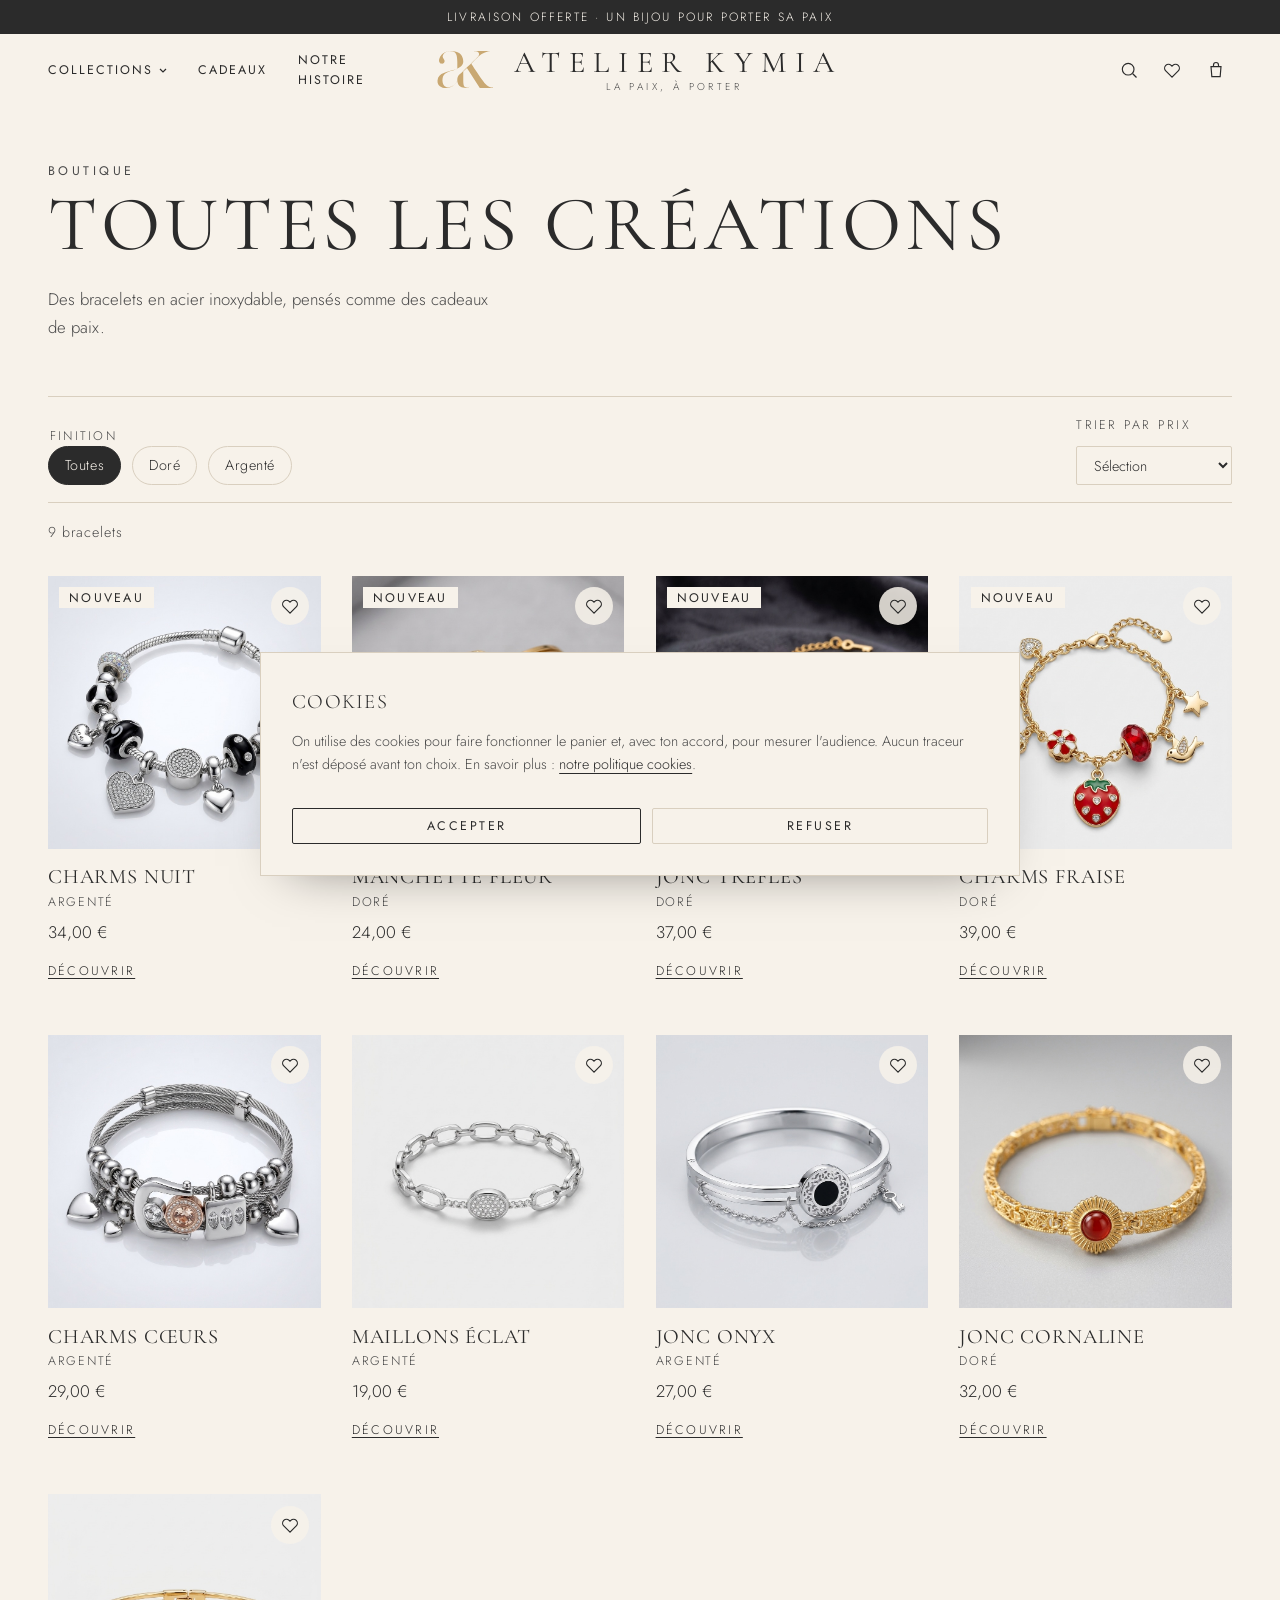
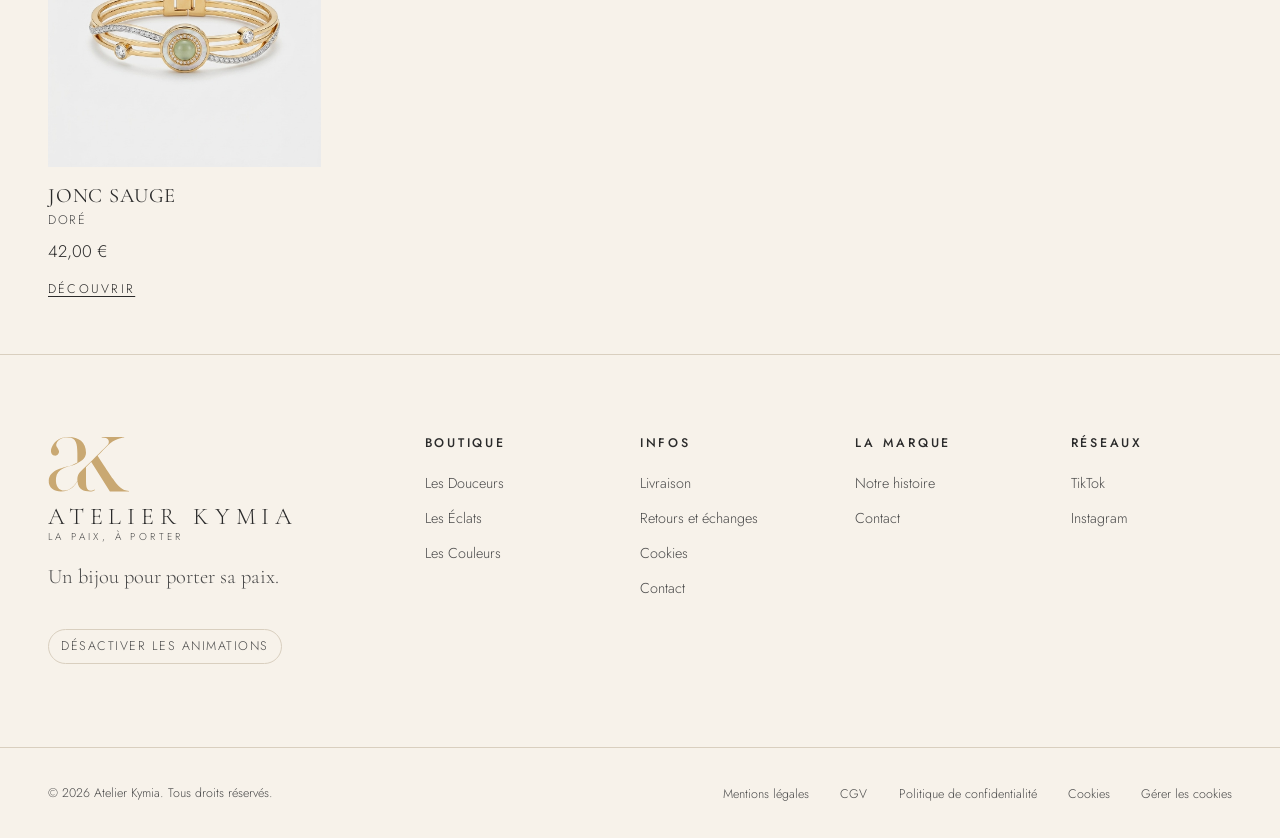
<file: collection.html>
<!DOCTYPE html>
<html lang="fr">
<head>
  <meta charset="UTF-8" />
  <meta name="viewport" content="width=device-width, initial-scale=1" />
  <meta name="theme-color" content="#F7F2EA" />

  <!-- SEO -->
  <title>Collections de bracelets en acier inoxydable — Atelier Kymia</title>
  <meta name="description" content="Découvre les collections Atelier Kymia : Les Douceurs, Les Éclats, Les Couleurs. Bracelets en acier inoxydable doré, argenté et rose gold. Livraison offerte." />
  <link rel="canonical" href="https://www.atelier-kymia.com/collection.html" />

  <!-- Favicon -->
  <link rel="icon" type="image/svg+xml" href="/assets/favicon.svg" />

  <!-- Open Graph -->
  <meta property="og:type" content="website" />
  <meta property="og:site_name" content="Atelier Kymia" />
  <meta property="og:locale" content="fr_FR" />
  <meta property="og:title" content="Collections — Atelier Kymia" />
  <meta property="og:description" content="Les Douceurs, Les Éclats, Les Couleurs : des bracelets en acier inoxydable, un bijou pour porter sa paix." />
  <meta property="og:url" content="https://www.atelier-kymia.com/collection.html" />
  <meta property="og:image" content="https://www.atelier-kymia.com/assets/img/collection-douceurs.jpg" />

  <!-- Twitter -->
  <meta name="twitter:card" content="summary_large_image" />
  <meta name="twitter:title" content="Collections — Atelier Kymia" />
  <meta name="twitter:description" content="Bracelets en acier inoxydable : Les Douceurs, Les Éclats, Les Couleurs." />
  <meta name="twitter:image" content="https://www.atelier-kymia.com/assets/img/collection-douceurs.jpg" />

  <!-- Polices : preconnect + preload -->
  <link rel="preconnect" href="https://fonts.googleapis.com" />
  <link rel="preconnect" href="https://fonts.gstatic.com" crossorigin />
  <link
    rel="preload"
    as="style"
    href="https://fonts.googleapis.com/css2?family=Cormorant+Garamond:wght@300;400;500&family=Jost:wght@300;400;500&display=swap" />
  <link
    rel="stylesheet"
    href="https://fonts.googleapis.com/css2?family=Cormorant+Garamond:wght@300;400;500&family=Jost:wght@300;400;500&display=swap"
    media="print" onload="this.media='all'" />
  <noscript>
    <link rel="stylesheet" href="https://fonts.googleapis.com/css2?family=Cormorant+Garamond:wght@300;400;500&family=Jost:wght@300;400;500&display=swap" />
  </noscript>

  <!-- CSS critique (header + titres) inline -->
  <style>
    :root{--ivoire:#F7F2EA;--encre:#2B2B2B;--encre-douce:#4A4A4A;--bordure:#D9CFBF;--or:#C9A45C;--header-h:72px;--font-titre:"Cormorant Garamond",Georgia,serif;--font-texte:"Jost",system-ui,sans-serif}
    *{box-sizing:border-box}body{margin:0;background:var(--ivoire);color:var(--encre);font-family:var(--font-texte)}
    img,svg{display:block;max-width:100%}button{font:inherit;background:none;border:0;cursor:pointer}a{color:inherit;text-decoration:none}
    .annonce{background:var(--encre);color:var(--ivoire);text-align:center;padding-block:.55rem}
    .annonce p{font-size:12px;letter-spacing:.18em;text-transform:uppercase;margin:0}
    .header{position:sticky;top:0;z-index:100;background:var(--ivoire)}
    .header__inner{display:grid;grid-template-columns:1fr auto 1fr;align-items:center;gap:1rem;min-height:var(--header-h)}
    .container{width:100%;max-width:1280px;margin-inline:auto;padding-inline:clamp(1rem,5vw,3rem)}
    .header__logo-titre{font-family:var(--font-titre);letter-spacing:.28em;text-transform:uppercase}
    h1,h2{font-family:var(--font-titre);font-weight:400;text-transform:uppercase;letter-spacing:.06em;line-height:1.12}
    .skip-link{position:absolute;top:-100%;left:1rem;background:var(--encre);color:var(--ivoire);padding:.75rem 1.25rem;z-index:999}
    .skip-link:focus{top:1rem}
  </style>

  <link rel="stylesheet" href="/css/style.css" />
</head>
<body>
  <a class="skip-link" href="#contenu">Aller au contenu</a>

  <!-- Barre d'annonce -->
  <div class="annonce" role="region" aria-label="Information de livraison">
    <p>Livraison offerte &middot; Un bijou pour porter sa paix</p>
  </div>

  <!-- Header -->
  <header class="header" id="header" data-header>
    <div class="header__inner container">
      <button type="button" class="header__burger" id="ouvrir-menu"
        aria-label="Ouvrir le menu" aria-expanded="false" aria-controls="panneau-mobile">
        <svg class="icone" width="22" height="22" viewBox="0 0 24 24" fill="none"
          stroke="currentColor" stroke-width="1.4" aria-hidden="true" focusable="false">
          <line x1="3" y1="7" x2="21" y2="7" />
          <line x1="3" y1="12" x2="21" y2="12" />
          <line x1="3" y1="17" x2="21" y2="17" />
        </svg>
      </button>

      <nav class="header__nav header__nav--gauche" aria-label="Navigation principale">
        <ul class="nav-principal" role="list">
          <li class="nav-principal__item mega-parent">
            <a class="nav-principal__lien" href="/collection.html">
              Collections
              <svg class="icone icone--petite" width="10" height="10" viewBox="0 0 10 10"
                fill="none" stroke="currentColor" stroke-width="1.2" aria-hidden="true" focusable="false">
                <polyline points="2,4 5,7 8,4" />
              </svg>
            </a>
            <div class="mega" role="group" aria-label="Collections">
              <div class="mega__inner container">
                <ul class="mega__liste" role="list">
                  <li class="mega__item">
                    <a class="mega__lien" href="/collection.html?c=douceurs">
                      <span class="mega__nom">Les Douceurs</span>
                      <span class="mega__desc">Bracelets à charms, tout en retenue.</span>
                    </a>
                  </li>
                  <li class="mega__item">
                    <a class="mega__lien" href="/collection.html?c=eclats">
                      <span class="mega__nom">Les Éclats</span>
                      <span class="mega__desc">Joncs rigides, pierres, nacre et strass.</span>
                    </a>
                  </li>
                  <li class="mega__item">
                    <a class="mega__lien" href="/collection.html?c=couleurs">
                      <span class="mega__nom">Les Couleurs</span>
                      <span class="mega__desc">Joncs émaillés, à porter tous les jours.</span>
                    </a>
                  </li>
                </ul>
              </div>
            </div>
          </li>
          <li class="nav-principal__item">
            <a class="nav-principal__lien" href="/collection.html?temps=cadeaux">Cadeaux</a>
          </li>
          <li class="nav-principal__item">
            <a class="nav-principal__lien" href="/notre-histoire.html">Notre histoire</a>
          </li>
        </ul>
      </nav>

      <a class="header__logo" href="/index.html" aria-label="Atelier Kymia, accueil">
        <img class="header__logo-mono" src="/assets/logo-ak.svg" alt="" width="477" height="328" />
        <span class="header__logo-texte">
          <span class="header__logo-titre">Atelier Kymia</span>
          <span class="header__logo-sous">la paix, à porter</span>
        </span>
      </a>

      <div class="header__actions">
        <button type="button" class="header__action" id="ouvrir-recherche"
          aria-label="Ouvrir la recherche" aria-expanded="false" aria-controls="recherche">
          <svg class="icone" width="20" height="20" viewBox="0 0 24 24" fill="none"
            stroke="currentColor" stroke-width="1.4" aria-hidden="true" focusable="false">
            <circle cx="11" cy="11" r="7" />
            <line x1="16.5" y1="16.5" x2="21" y2="21" />
          </svg>
        </button>
        <a class="header__action" href="/panier.html?vue=wishlist" aria-label="Voir ma liste de souhaits">
          <svg class="icone" width="20" height="20" viewBox="0 0 24 24" fill="none"
            stroke="currentColor" stroke-width="1.4" aria-hidden="true" focusable="false">
            <path d="M12 20.5 4.5 13a4.6 4.6 0 0 1 0-6.5 4.6 4.6 0 0 1 6.5 0l1 1 1-1a4.6 4.6 0 0 1 6.5 0 4.6 4.6 0 0 1 0 6.5Z" />
          </svg>
        </a>
        <button type="button" class="header__action header__action--panier"
          data-ouvrir-panier aria-label="Voir mon panier">
          <svg class="icone" width="20" height="20" viewBox="0 0 24 24" fill="none"
            stroke="currentColor" stroke-width="1.4" aria-hidden="true" focusable="false">
            <path d="M6 8h12l-1 12H7Z" />
            <path d="M9 8V6a3 3 0 0 1 6 0v2" />
          </svg>
          <span class="pastille" data-pastille-panier hidden aria-hidden="true">0</span>
          <span class="sr-only" data-libelle-panier>0 article dans le panier</span>
        </button>
      </div>
    </div>

    <!-- Recherche (placeholder fonctionnel via main.js si présent) -->
    <div class="recherche" id="recherche" data-recherche hidden>
      <div class="recherche__inner container">
        <form class="recherche__form" role="search" aria-label="Rechercher un bijou">
          <label class="sr-only" for="champ-recherche">Rechercher un bijou</label>
          <input type="search" id="champ-recherche" class="recherche__champ"
            placeholder="Rechercher un bijou…" autocomplete="off" data-champ-recherche />
          <button type="button" class="recherche__fermer" id="fermer-recherche" aria-label="Fermer la recherche">
            <svg class="icone" width="18" height="18" viewBox="0 0 24 24" fill="none"
              stroke="currentColor" stroke-width="1.4" aria-hidden="true" focusable="false">
              <line x1="5" y1="5" x2="19" y2="19" />
              <line x1="19" y1="5" x2="5" y2="19" />
            </svg>
          </button>
        </form>
        <ul class="recherche__resultats" role="list" data-resultats-recherche
          aria-live="polite" aria-label="Résultats de recherche"></ul>
      </div>
    </div>
  </header>

  <!-- Panneau mobile -->
  <div class="panneau-mobile" id="panneau-mobile" data-panneau-mobile
    role="dialog" aria-modal="true" aria-label="Menu" hidden>
    <div class="panneau-mobile__entete">
      <span class="panneau-mobile__titre">Atelier Kymia</span>
      <button type="button" class="panneau-mobile__fermer" id="fermer-menu" aria-label="Fermer le menu">
        <svg class="icone" width="22" height="22" viewBox="0 0 24 24" fill="none"
          stroke="currentColor" stroke-width="1.4" aria-hidden="true" focusable="false">
          <line x1="5" y1="5" x2="19" y2="19" />
          <line x1="19" y1="5" x2="5" y2="19" />
        </svg>
      </button>
    </div>
    <nav class="panneau-mobile__nav" aria-label="Navigation mobile">
      <ul class="panneau-mobile__liste" role="list">
        <li><a class="panneau-mobile__lien" href="/collection.html">Collections</a></li>
        <li><a class="panneau-mobile__lien panneau-mobile__lien--sous" href="/collection.html?c=douceurs">Les Douceurs</a></li>
        <li><a class="panneau-mobile__lien panneau-mobile__lien--sous" href="/collection.html?c=eclats">Les Éclats</a></li>
        <li><a class="panneau-mobile__lien panneau-mobile__lien--sous" href="/collection.html?c=couleurs">Les Couleurs</a></li>
        <li><a class="panneau-mobile__lien" href="/collection.html?temps=cadeaux">Cadeaux</a></li>
        <li><a class="panneau-mobile__lien" href="/notre-histoire.html">Notre histoire</a></li>
      </ul>
    </nav>
  </div>

  <!-- Mini-panier latéral -->
  <aside class="mini-panier" id="mini-panier" role="dialog" aria-modal="true"
    aria-label="Panier" hidden>
    <div class="mini-panier__entete">
      <span class="mini-panier__titre">Ton panier</span>
      <button type="button" class="mini-panier__fermer" data-mini-fermer aria-label="Fermer le panier">
        <svg class="icone" width="22" height="22" viewBox="0 0 24 24" fill="none"
          stroke="currentColor" stroke-width="1.4" aria-hidden="true" focusable="false">
          <line x1="5" y1="5" x2="19" y2="19" />
          <line x1="19" y1="5" x2="5" y2="19" />
        </svg>
      </button>
    </div>
    <div class="mini-panier__corps" id="mini-panier-contenu"><!-- injecté en JS --></div>
    <p class="sr-only" data-mini-annonce role="status" aria-live="polite"></p>
  </aside>

  <div class="voile" data-voile hidden></div>

  <!-- ======================================================================
       Contenu — page collection
       ====================================================================== -->
  <main id="contenu" tabindex="-1">
    <section class="section section--serre">
      <div class="container entete-section">
        <p class="surtitre">Boutique</p>
        <h1 id="titre-collection">Toutes les créations</h1>
        <p class="entete-section__intro" id="intro-collection">
          Des bracelets en acier inoxydable, pensés comme des cadeaux de paix.
        </p>
      </div>

      <!-- Barre de filtres -->
      <div class="container">
        <form class="filtres" data-filtres aria-label="Filtrer et trier les produits">
          <fieldset class="filtres__groupe">
            <legend class="filtres__legende">Finition</legend>
            <div class="filtres__options">
              <button type="button" class="puce-filtre is-actif" data-finition="tous" aria-pressed="true">Toutes</button>
              <button type="button" class="puce-filtre" data-finition="doré" aria-pressed="false">Doré</button>
              <button type="button" class="puce-filtre" data-finition="argenté" aria-pressed="false">Argenté</button>
            </div>
          </fieldset>

          <div class="filtres__groupe filtres__groupe--tri">
            <label class="filtres__legende" for="tri">Trier par prix</label>
            <select id="tri" class="filtres__select" data-tri>
              <option value="defaut">Sélection</option>
              <option value="prix-asc">Prix croissant</option>
              <option value="prix-desc">Prix décroissant</option>
            </select>
          </div>
        </form>
      </div>

      <!-- Grille de produits -->
      <div class="container">
        <p class="resultats-nombre" data-resultats-nombre aria-live="polite"></p>
        <ul class="grille-produits" role="list" data-grille-produits>
          <!-- injecté en JS -->
        </ul>
        <p class="grille-vide" data-grille-vide hidden>
          Aucun bracelet ne correspond à ce filtre.
        </p>
      </div>
    </section>
  </main>

  <!-- Footer -->
  <footer class="footer" aria-label="Pied de page">
    <div class="container footer__haut">
      <div class="footer__marque">
        <a class="footer__logo" href="/index.html" aria-label="Atelier Kymia, accueil">
          <img class="footer__logo-mono" src="/assets/logo-ak.svg" alt="" width="477" height="328" loading="lazy" />
          <span class="footer__logo-titre">Atelier Kymia</span>
          <span class="footer__logo-sous">la paix, à porter</span>
        </a>
        <p class="footer__slogan">Un bijou pour porter sa paix.</p>
        <button type="button" class="footer__motion" data-toggle-motion aria-pressed="false">
          Désactiver les animations
        </button>
      </div>
      <nav class="footer__colonne" aria-label="Boutique">
        <h2 class="footer__titre">Boutique</h2>
        <ul class="footer__liste" role="list">
          <li><a href="/collection.html?c=douceurs">Les Douceurs</a></li>
          <li><a href="/collection.html?c=eclats">Les Éclats</a></li>
          <li><a href="/collection.html?c=couleurs">Les Couleurs</a></li>
        </ul>
      </nav>
      <nav class="footer__colonne" aria-label="Infos pratiques">
        <h2 class="footer__titre">Infos</h2>
        <ul class="footer__liste" role="list">
          <li><a href="/livraison.html">Livraison</a></li>
          <li><a href="/retours.html">Retours et échanges</a></li>
          <li><a href="/cookies.html">Cookies</a></li>
          <li><a href="/contact.html">Contact</a></li>
        </ul>
      </nav>
      <nav class="footer__colonne" aria-label="La marque">
        <h2 class="footer__titre">La marque</h2>
        <ul class="footer__liste" role="list">
          <li><a href="/notre-histoire.html">Notre histoire</a></li>
          <li><a href="/contact.html">Contact</a></li>
        </ul>
      </nav>
      <nav class="footer__colonne" aria-label="Réseaux sociaux">
        <h2 class="footer__titre">Réseaux</h2>
        <ul class="footer__liste" role="list">
          <li><a href="https://www.tiktok.com/" rel="noopener" target="_blank">TikTok<span class="sr-only"> (nouvel onglet)</span></a></li>
          <li><a href="https://www.instagram.com/" rel="noopener" target="_blank">Instagram<span class="sr-only"> (nouvel onglet)</span></a></li>
        </ul>
      </nav>
    </div>
    <div class="footer__bas">
      <div class="container footer__bas-inner">
        <p class="footer__copie">&copy; <span data-annee></span> Atelier Kymia. Tous droits réservés.</p>
        <ul class="footer__legal" role="list">
          <li><a href="/mentions-legales.html">Mentions légales</a></li>
          <li><a href="/cgv.html">CGV</a></li>
          <li><a href="/confidentialite.html">Politique de confidentialité</a></li>
          <li><a href="/cookies.html">Cookies</a></li>
          <li><button type="button" class="footer__legal-btn" data-ouvrir-cookies>Gérer les cookies</button></li>
        </ul>
      </div>
    </div>
  </footer>

  <!-- Bandeau de consentement cookies (aucun traceur avant consentement) -->
  <div class="banniere-cookies" data-banniere-cookies role="region"
    aria-label="Consentement aux cookies" hidden>
    <p class="banniere-cookies__titre">Cookies</p>
    <p class="banniere-cookies__texte">
      On utilise des cookies pour faire fonctionner le panier et, avec ton accord,
      pour mesurer l'audience. Aucun traceur n'est déposé avant ton choix. En savoir
      plus : <a href="/cookies.html">notre politique cookies</a>.
    </p>
    <div class="banniere-cookies__actions">
      <button type="button" class="btn" data-cookies-accepter>Accepter</button>
      <button type="button" class="btn btn--ghost" data-cookies-refuser>Refuser</button>
    </div>
  </div>

  <script src="/js/main.js" defer></script>
  <script src="/js/cart.js" defer></script>
  <script src="/js/cookies.js" defer></script>
</body>
</html>
</file>
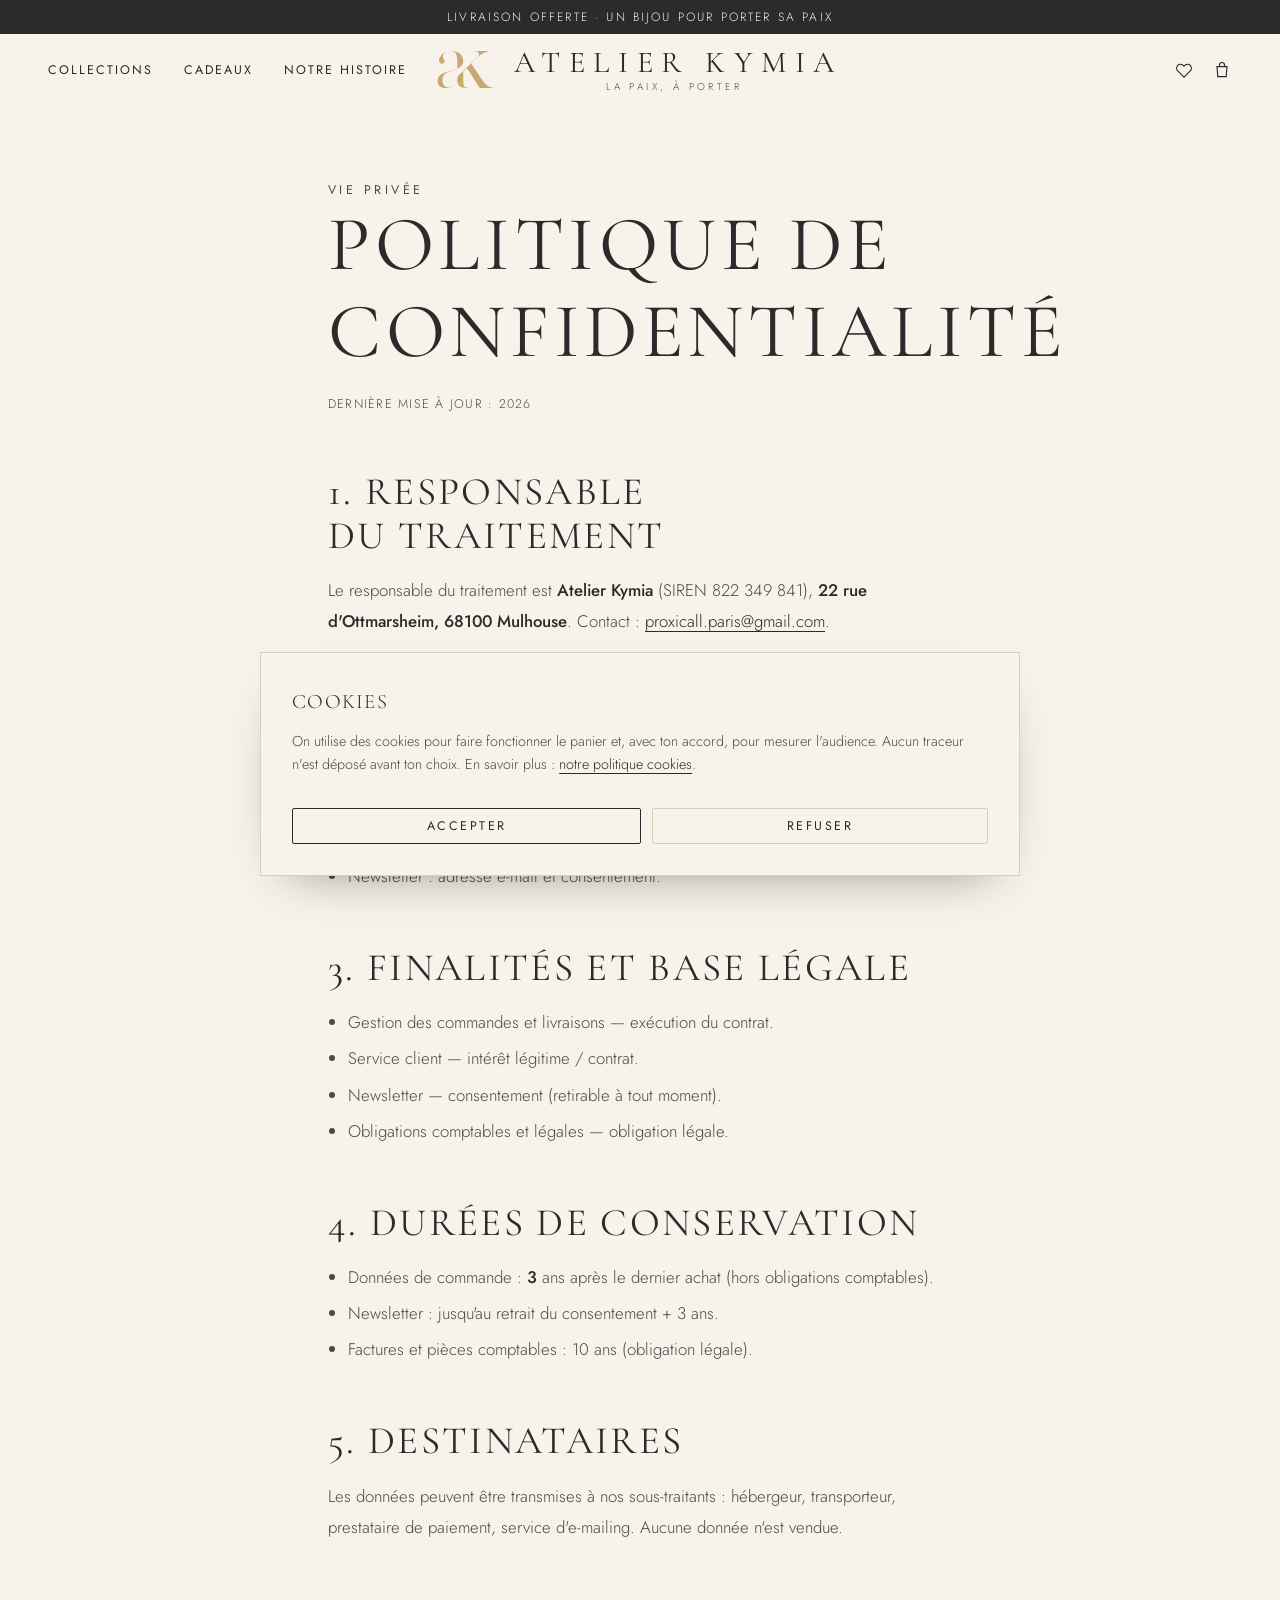
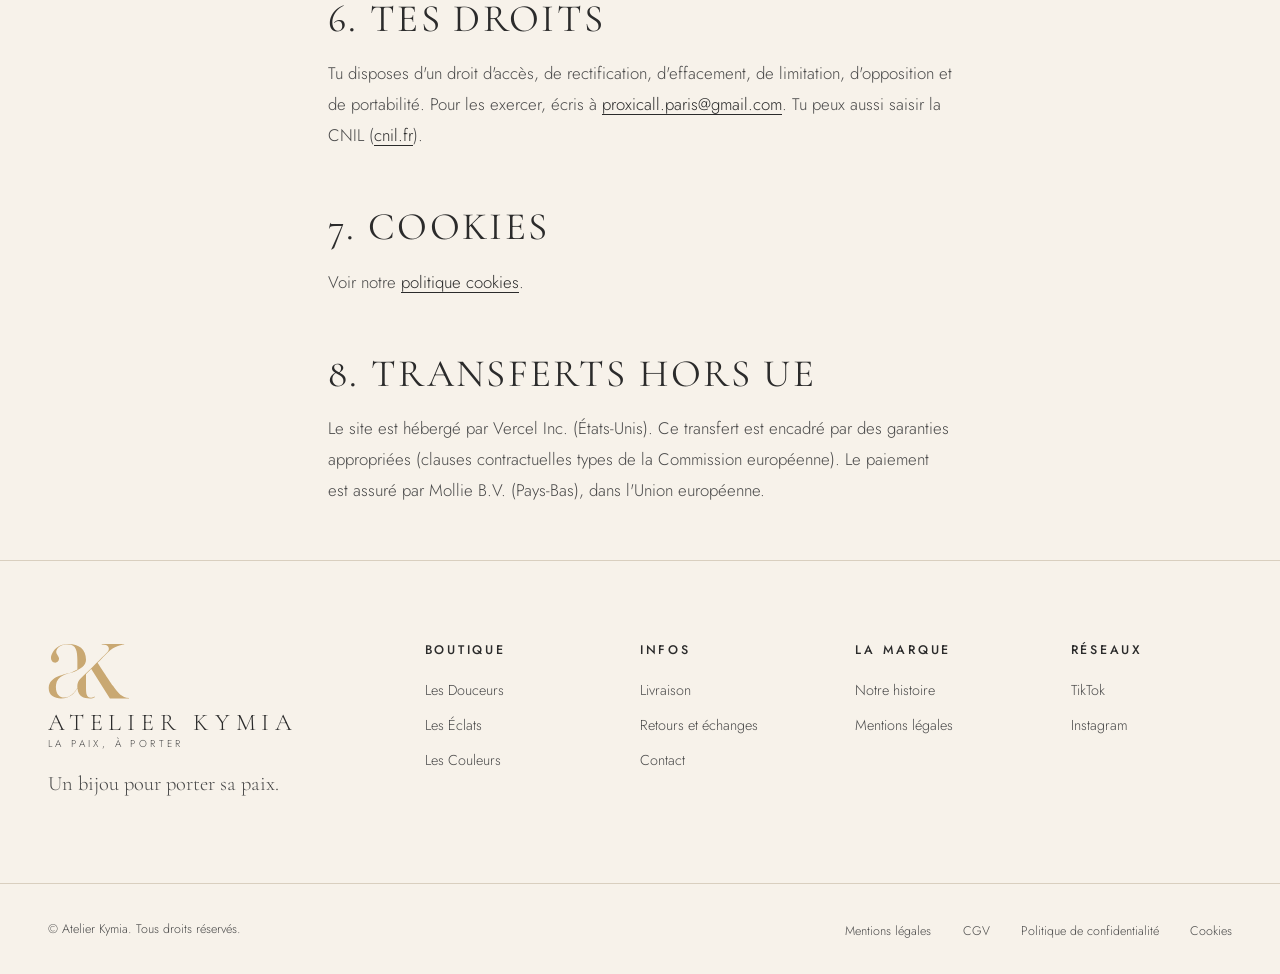
<file: confidentialite.html>
<!DOCTYPE html>
<html lang="fr">
<head>
  <meta charset="UTF-8" />
  <meta name="viewport" content="width=device-width, initial-scale=1" />
  <meta name="theme-color" content="#F7F2EA" />
  <title>Politique de confidentialité — Atelier Kymia</title>
  <meta name="description" content="Politique de confidentialité de l'Atelier Kymia : données collectées, finalités, base légale, durées de conservation et droits RGPD." />
  <meta name="robots" content="noindex, follow" />
  <link rel="icon" type="image/svg+xml" href="/assets/favicon.svg" />
  <link rel="preconnect" href="https://fonts.googleapis.com" />
  <link rel="preconnect" href="https://fonts.gstatic.com" crossorigin />
  <link rel="preload" as="style"
    href="https://fonts.googleapis.com/css2?family=Cormorant+Garamond:wght@300;400;500&family=Jost:wght@300;400;500&display=swap" />
  <link rel="stylesheet"
    href="https://fonts.googleapis.com/css2?family=Cormorant+Garamond:wght@300;400;500&family=Jost:wght@300;400;500&display=swap"
    media="print" onload="this.media='all'" />
  <noscript>
    <link rel="stylesheet" href="https://fonts.googleapis.com/css2?family=Cormorant+Garamond:wght@300;400;500&family=Jost:wght@300;400;500&display=swap" />
  </noscript>
  <style>
    :root{--ivoire:#F7F2EA;--encre:#2B2B2B;--encre-douce:#4A4A4A;--bordure:#D9CFBF;--or:#C9A45C;--header-h:72px;--font-titre:"Cormorant Garamond",Georgia,serif;--font-texte:"Jost",system-ui,sans-serif}
    *{box-sizing:border-box}body{margin:0;background:var(--ivoire);color:var(--encre);font-family:var(--font-texte)}
    img,svg{display:block;max-width:100%}button{font:inherit;background:none;border:0;cursor:pointer}a{color:inherit;text-decoration:none}
    .annonce{background:var(--encre);color:var(--ivoire);text-align:center;padding-block:.55rem}
    .annonce p{font-size:12px;letter-spacing:.18em;text-transform:uppercase;margin:0}
    .header{position:sticky;top:0;z-index:100;background:var(--ivoire)}
    .header__inner{display:grid;grid-template-columns:1fr auto 1fr;align-items:center;gap:1rem;min-height:var(--header-h)}
    .container{width:100%;max-width:1280px;margin-inline:auto;padding-inline:clamp(1rem,5vw,3rem)}
    .header__logo-titre{font-family:var(--font-titre);letter-spacing:.28em;text-transform:uppercase}
    h1,h2{font-family:var(--font-titre);font-weight:400;text-transform:uppercase;letter-spacing:.06em;line-height:1.12}
    .skip-link{position:absolute;top:-100%;left:1rem;background:var(--encre);color:var(--ivoire);padding:.75rem 1.25rem;z-index:999}
    .skip-link:focus{top:1rem}
  </style>
  <link rel="stylesheet" href="/css/style.css" />
</head>
<body>
  <a class="skip-link" href="#contenu">Aller au contenu</a>

  <div class="annonce" role="region" aria-label="Information de livraison">
    <p>Livraison offerte &middot; Un bijou pour porter sa paix</p>
  </div>

  <header class="header" id="header" data-header>
    <div class="header__inner container">
      <button type="button" class="header__burger" id="ouvrir-menu"
        aria-label="Ouvrir le menu" aria-expanded="false" aria-controls="panneau-mobile">
        <svg class="icone" width="22" height="22" viewBox="0 0 24 24" fill="none"
          stroke="currentColor" stroke-width="1.4" aria-hidden="true" focusable="false">
          <line x1="3" y1="7" x2="21" y2="7" />
          <line x1="3" y1="12" x2="21" y2="12" />
          <line x1="3" y1="17" x2="21" y2="17" />
        </svg>
      </button>
      <nav class="header__nav header__nav--gauche" aria-label="Navigation principale">
        <ul class="nav-principal" role="list">
          <li class="nav-principal__item"><a class="nav-principal__lien" href="/collection.html">Collections</a></li>
          <li class="nav-principal__item"><a class="nav-principal__lien" href="/collection.html?temps=cadeaux">Cadeaux</a></li>
          <li class="nav-principal__item"><a class="nav-principal__lien" href="/notre-histoire.html">Notre histoire</a></li>
        </ul>
      </nav>
      <a class="header__logo" href="/index.html" aria-label="Atelier Kymia, accueil">
        <img class="header__logo-mono" src="/assets/logo-ak.svg" alt="" width="477" height="328" />
        <span class="header__logo-texte">
          <span class="header__logo-titre">Atelier Kymia</span>
          <span class="header__logo-sous">la paix, à porter</span>
        </span>
      </a>
      <div class="header__actions">
        <a class="header__action" href="/panier.html?vue=wishlist" aria-label="Voir ma liste de souhaits">
          <svg class="icone" width="20" height="20" viewBox="0 0 24 24" fill="none"
            stroke="currentColor" stroke-width="1.4" aria-hidden="true" focusable="false">
            <path d="M12 20.5 4.5 13a4.6 4.6 0 0 1 0-6.5 4.6 4.6 0 0 1 6.5 0l1 1 1-1a4.6 4.6 0 0 1 6.5 0 4.6 4.6 0 0 1 0 6.5Z" />
          </svg>
        </a>
        <a class="header__action header__action--panier" href="/panier.html" aria-label="Voir mon panier">
          <svg class="icone" width="20" height="20" viewBox="0 0 24 24" fill="none"
            stroke="currentColor" stroke-width="1.4" aria-hidden="true" focusable="false">
            <path d="M6 8h12l-1 12H7Z" />
            <path d="M9 8V6a3 3 0 0 1 6 0v2" />
          </svg>
          <span class="pastille" data-pastille-panier hidden aria-hidden="true">0</span>
          <span class="sr-only" data-libelle-panier>0 article dans le panier</span>
        </a>
      </div>
    </div>
  </header>

  <div class="panneau-mobile" id="panneau-mobile" data-panneau-mobile
    role="dialog" aria-modal="true" aria-label="Menu" hidden>
    <div class="panneau-mobile__entete">
      <span class="panneau-mobile__titre">Atelier Kymia</span>
      <button type="button" class="panneau-mobile__fermer" id="fermer-menu" aria-label="Fermer le menu">
        <svg class="icone" width="22" height="22" viewBox="0 0 24 24" fill="none"
          stroke="currentColor" stroke-width="1.4" aria-hidden="true" focusable="false">
          <line x1="5" y1="5" x2="19" y2="19" />
          <line x1="19" y1="5" x2="5" y2="19" />
        </svg>
      </button>
    </div>
    <nav class="panneau-mobile__nav" aria-label="Navigation mobile">
      <ul class="panneau-mobile__liste" role="list">
        <li><a class="panneau-mobile__lien" href="/collection.html">Collections</a></li>
        <li><a class="panneau-mobile__lien" href="/collection.html?temps=cadeaux">Cadeaux</a></li>
        <li><a class="panneau-mobile__lien" href="/notre-histoire.html">Notre histoire</a></li>
      </ul>
    </nav>
  </div>

  <div class="voile" data-voile hidden></div>

  <main id="contenu" tabindex="-1">
    <section class="section section--serre">
      <div class="container page-legale">
        <div class="entete-section">
          <p class="surtitre">Vie privée</p>
          <h1>Politique de confidentialité</h1>
          <p class="page-legale__maj">Dernière mise à jour : <span data-annee>2026</span></p>
        </div>

        <h2 id="responsable">1. Responsable du traitement</h2>
        <p>
          Le responsable du traitement est <strong>Atelier Kymia</strong> (SIREN 822 349 841),
          <strong>22 rue d'Ottmarsheim, 68100 Mulhouse</strong>. Contact : <a class="lien" href="mailto:proxicall.paris@gmail.com">proxicall.paris@gmail.com</a>.
        </p>

        <h2 id="donnees">2. Données collectées</h2>
        <ul>
          <li>Données de commande : nom, prénom, adresse postale, e-mail, téléphone.</li>
          <li>Données de paiement : traitées par notre prestataire, non conservées par nous.</li>
          <li>Données de navigation : cookies et mesures d'audience (avec consentement).</li>
          <li>Newsletter : adresse e-mail et consentement.</li>
        </ul>

        <h2 id="finalites">3. Finalités et base légale</h2>
        <ul>
          <li>Gestion des commandes et livraisons — exécution du contrat.</li>
          <li>Service client — intérêt légitime / contrat.</li>
          <li>Newsletter — consentement (retirable à tout moment).</li>
          <li>Obligations comptables et légales — obligation légale.</li>
        </ul>

        <h2 id="duree">4. Durées de conservation</h2>
        <ul>
          <li>Données de commande : <strong>3</strong> ans après le dernier achat (hors obligations comptables).</li>
          <li>Newsletter : jusqu'au retrait du consentement + 3 ans.</li>
          <li>Factures et pièces comptables : 10 ans (obligation légale).</li>
        </ul>

        <h2 id="destinataires">5. Destinataires</h2>
        <p>
          Les données peuvent être transmises à nos sous-traitants : hébergeur,
          transporteur, prestataire de paiement, service d'e-mailing. Aucune donnée n'est
          vendue.
        </p>

        <h2 id="droits">6. Tes droits</h2>
        <p>
          Tu disposes d'un droit d'accès, de rectification, d'effacement, de limitation,
          d'opposition et de portabilité. Pour les exercer, écris à
          <a class="lien" href="mailto:proxicall.paris@gmail.com">proxicall.paris@gmail.com</a>. Tu peux aussi saisir la CNIL
          (<a class="lien" href="https://www.cnil.fr" rel="noopener" target="_blank">cnil.fr<span class="sr-only"> (nouvel onglet)</span></a>).
        </p>

        <h2 id="cookies">7. Cookies</h2>
        <p>
          Voir notre <a class="lien" href="/cookies.html">politique cookies</a>.
        </p>

        <h2 id="transferts">8. Transferts hors UE</h2>
        <p>
          Le site est hébergé par Vercel Inc. (États-Unis). Ce transfert est encadré par des garanties appropriées (clauses contractuelles types de la Commission européenne). Le paiement est assuré par Mollie B.V. (Pays-Bas), dans l'Union européenne.
        </p>
      </div>
    </section>
  </main>

  <footer class="footer" aria-label="Pied de page">
    <div class="container footer__haut">
      <div class="footer__marque">
        <a class="footer__logo" href="/index.html" aria-label="Atelier Kymia, accueil">
          <img class="footer__logo-mono" src="/assets/logo-ak.svg" alt="" width="477" height="328" loading="lazy" />
          <span class="footer__logo-titre">Atelier Kymia</span>
          <span class="footer__logo-sous">la paix, à porter</span>
        </a>
        <p class="footer__slogan">Un bijou pour porter sa paix.</p>
      </div>
      <nav class="footer__colonne" aria-label="Boutique">
        <h2 class="footer__titre">Boutique</h2>
        <ul class="footer__liste" role="list">
          <li><a href="/collection.html?c=douceurs">Les Douceurs</a></li>
          <li><a href="/collection.html?c=eclats">Les Éclats</a></li>
          <li><a href="/collection.html?c=couleurs">Les Couleurs</a></li>
        </ul>
      </nav>
      <nav class="footer__colonne" aria-label="Infos pratiques">
        <h2 class="footer__titre">Infos</h2>
        <ul class="footer__liste" role="list">
          <li><a href="/livraison.html">Livraison</a></li>
          <li><a href="/retours.html">Retours et échanges</a></li>
          <li><a href="/contact.html">Contact</a></li>
        </ul>
      </nav>
      <nav class="footer__colonne" aria-label="La marque">
        <h2 class="footer__titre">La marque</h2>
        <ul class="footer__liste" role="list">
          <li><a href="/notre-histoire.html">Notre histoire</a></li>
          <li><a href="/mentions-legales.html">Mentions légales</a></li>
        </ul>
      </nav>
      <nav class="footer__colonne" aria-label="Réseaux sociaux">
        <h2 class="footer__titre">Réseaux</h2>
        <ul class="footer__liste" role="list">
          <li><a href="https://www.tiktok.com/" rel="noopener" target="_blank">TikTok<span class="sr-only"> (nouvel onglet)</span></a></li>
          <li><a href="https://www.instagram.com/" rel="noopener" target="_blank">Instagram<span class="sr-only"> (nouvel onglet)</span></a></li>
        </ul>
      </nav>
    </div>
    <div class="footer__bas">
      <div class="container footer__bas-inner">
        <p class="footer__copie">&copy; <span data-annee></span> Atelier Kymia. Tous droits réservés.</p>
        <ul class="footer__legal" role="list">
          <li><a href="/mentions-legales.html">Mentions légales</a></li>
          <li><a href="/cgv.html">CGV</a></li>
          <li><a href="/confidentialite.html">Politique de confidentialité</a></li>
          <li><a href="/cookies.html">Cookies</a></li>
        </ul>
      </div>
    </div>
  </footer>

  <div class="banniere-cookies" data-banniere-cookies role="region"
    aria-label="Consentement aux cookies" hidden>
    <p class="banniere-cookies__titre">Cookies</p>
    <p class="banniere-cookies__texte">
      On utilise des cookies pour faire fonctionner le panier et, avec ton accord,
      pour mesurer l'audience. Aucun traceur n'est déposé avant ton choix. En savoir
      plus : <a href="/cookies.html">notre politique cookies</a>.
    </p>
    <div class="banniere-cookies__actions">
      <button type="button" class="btn" data-cookies-accepter>Accepter</button>
      <button type="button" class="btn btn--ghost" data-cookies-refuser>Refuser</button>
    </div>
  </div>

  <script src="/js/main.js" defer></script>
  <script src="/js/cookies.js" defer></script>
</body>
</html>
</file>
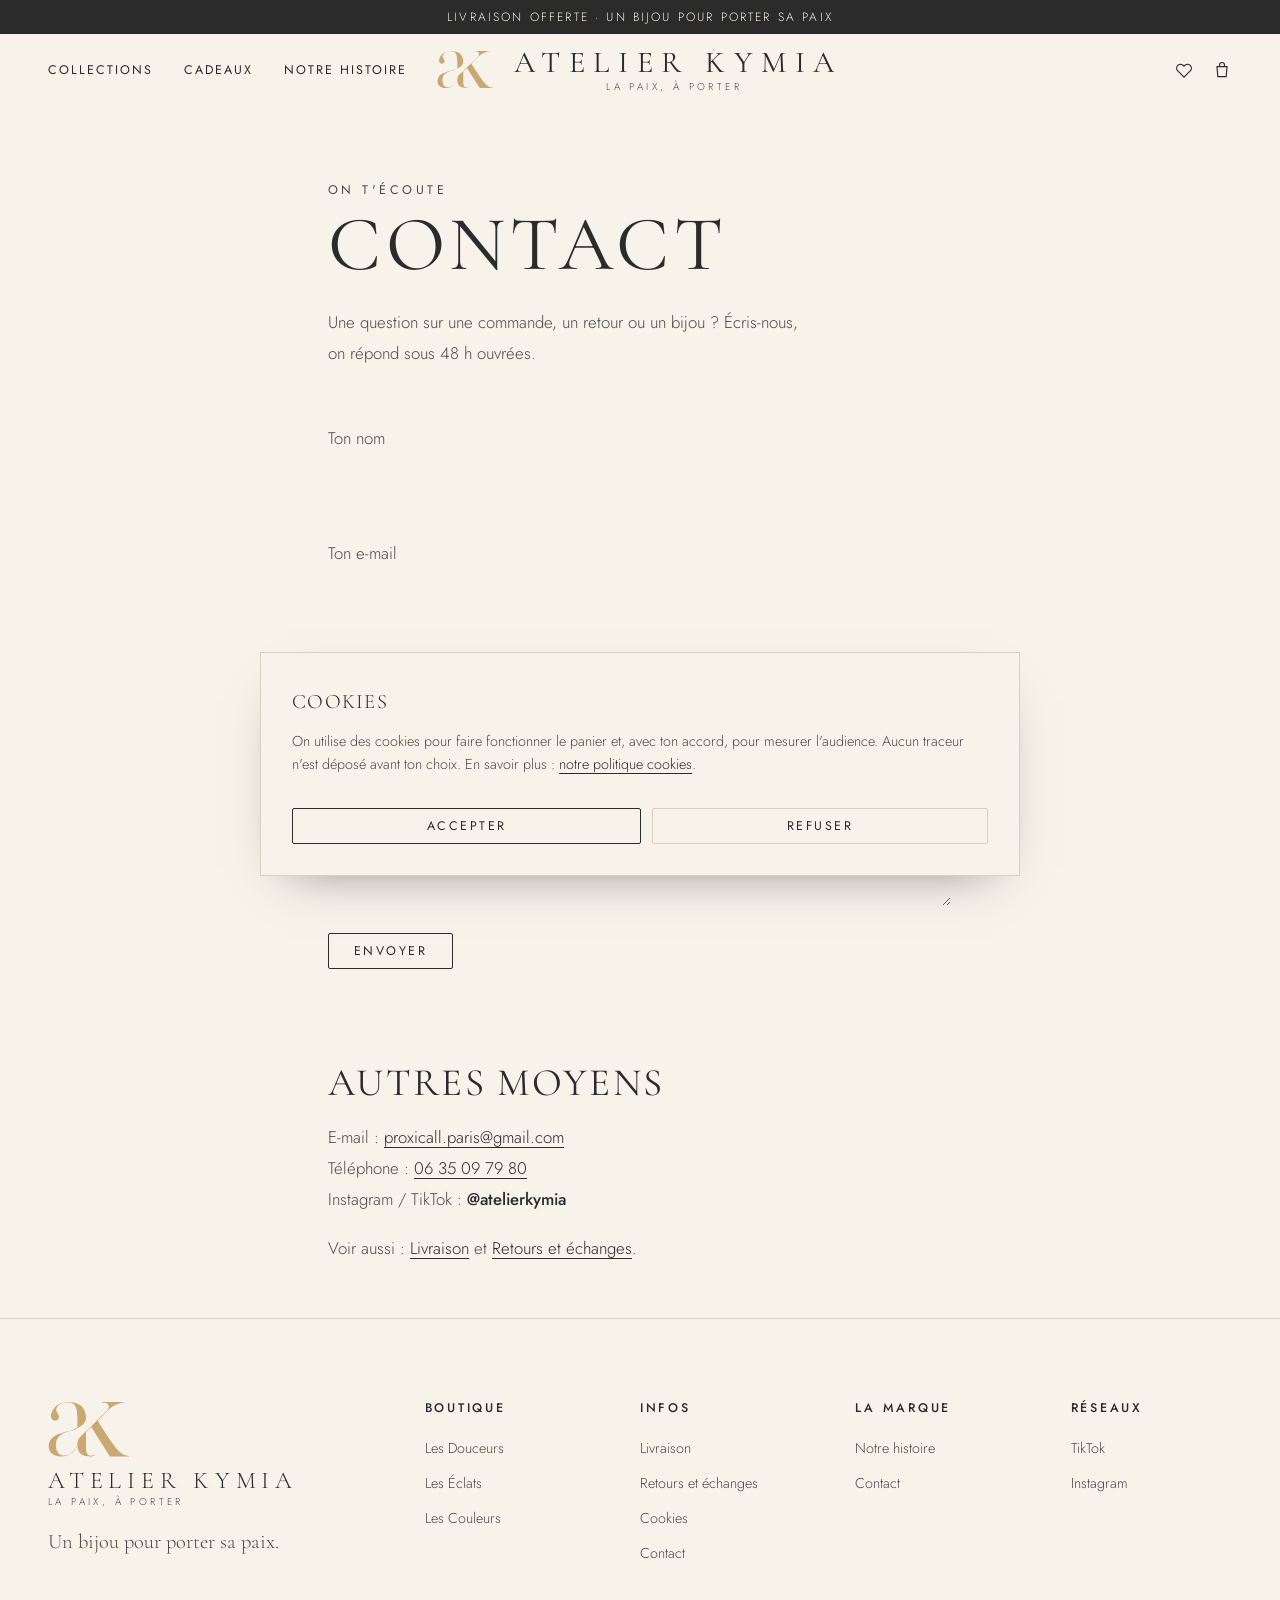
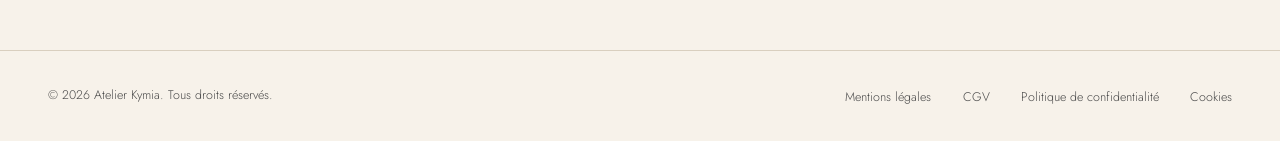
<file: contact.html>
<!DOCTYPE html>
<html lang="fr">
<head>
  <meta charset="UTF-8" />
  <meta name="viewport" content="width=device-width, initial-scale=1" />
  <meta name="theme-color" content="#F7F2EA" />
  <title>Contact — Atelier Kymia</title>
  <meta name="description" content="Contacte l'Atelier Kymia : questions sur une commande, un retour ou un bijou. Réponse sous 48 h ouvrées." />
  <link rel="canonical" href="https://www.atelier-kymia.com/contact.html" />
  <link rel="icon" type="image/svg+xml" href="/assets/favicon.svg" />
  <meta property="og:type" content="website" />
  <meta property="og:site_name" content="Atelier Kymia" />
  <meta property="og:locale" content="fr_FR" />
  <meta property="og:title" content="Contact — Atelier Kymia" />
  <meta property="og:description" content="Une question ? Écris-nous, on répond sous 48 h ouvrées." />
  <meta name="twitter:card" content="summary" />
  <meta name="twitter:title" content="Contact — Atelier Kymia" />
  <link rel="preconnect" href="https://fonts.googleapis.com" />
  <link rel="preconnect" href="https://fonts.gstatic.com" crossorigin />
  <link rel="preload" as="style"
    href="https://fonts.googleapis.com/css2?family=Cormorant+Garamond:wght@300;400;500&family=Jost:wght@300;400;500&display=swap" />
  <link rel="stylesheet"
    href="https://fonts.googleapis.com/css2?family=Cormorant+Garamond:wght@300;400;500&family=Jost:wght@300;400;500&display=swap"
    media="print" onload="this.media='all'" />
  <noscript>
    <link rel="stylesheet" href="https://fonts.googleapis.com/css2?family=Cormorant+Garamond:wght@300;400;500&family=Jost:wght@300;400;500&display=swap" />
  </noscript>
  <style>
    :root{--ivoire:#F7F2EA;--encre:#2B2B2B;--encre-douce:#4A4A4A;--bordure:#D9CFBF;--or:#C9A45C;--header-h:72px;--font-titre:"Cormorant Garamond",Georgia,serif;--font-texte:"Jost",system-ui,sans-serif}
    *{box-sizing:border-box}body{margin:0;background:var(--ivoire);color:var(--encre);font-family:var(--font-texte)}
    img,svg{display:block;max-width:100%}button{font:inherit;background:none;border:0;cursor:pointer}a{color:inherit;text-decoration:none}
    .annonce{background:var(--encre);color:var(--ivoire);text-align:center;padding-block:.55rem}
    .annonce p{font-size:12px;letter-spacing:.18em;text-transform:uppercase;margin:0}
    .header{position:sticky;top:0;z-index:100;background:var(--ivoire)}
    .header__inner{display:grid;grid-template-columns:1fr auto 1fr;align-items:center;gap:1rem;min-height:var(--header-h)}
    .container{width:100%;max-width:1280px;margin-inline:auto;padding-inline:clamp(1rem,5vw,3rem)}
    .header__logo-titre{font-family:var(--font-titre);letter-spacing:.28em;text-transform:uppercase}
    h1,h2{font-family:var(--font-titre);font-weight:400;text-transform:uppercase;letter-spacing:.06em;line-height:1.12}
    .skip-link{position:absolute;top:-100%;left:1rem;background:var(--encre);color:var(--ivoire);padding:.75rem 1.25rem;z-index:999}
    .skip-link:focus{top:1rem}
  </style>
  <link rel="stylesheet" href="/css/style.css" />
</head>
<body>
  <a class="skip-link" href="#contenu">Aller au contenu</a>

  <div class="annonce" role="region" aria-label="Information de livraison">
    <p>Livraison offerte &middot; Un bijou pour porter sa paix</p>
  </div>

  <header class="header" id="header" data-header>
    <div class="header__inner container">
      <button type="button" class="header__burger" id="ouvrir-menu"
        aria-label="Ouvrir le menu" aria-expanded="false" aria-controls="panneau-mobile">
        <svg class="icone" width="22" height="22" viewBox="0 0 24 24" fill="none"
          stroke="currentColor" stroke-width="1.4" aria-hidden="true" focusable="false">
          <line x1="3" y1="7" x2="21" y2="7" />
          <line x1="3" y1="12" x2="21" y2="12" />
          <line x1="3" y1="17" x2="21" y2="17" />
        </svg>
      </button>
      <nav class="header__nav header__nav--gauche" aria-label="Navigation principale">
        <ul class="nav-principal" role="list">
          <li class="nav-principal__item"><a class="nav-principal__lien" href="/collection.html">Collections</a></li>
          <li class="nav-principal__item"><a class="nav-principal__lien" href="/collection.html?temps=cadeaux">Cadeaux</a></li>
          <li class="nav-principal__item"><a class="nav-principal__lien" href="/notre-histoire.html">Notre histoire</a></li>
        </ul>
      </nav>
      <a class="header__logo" href="/index.html" aria-label="Atelier Kymia, accueil">
        <img class="header__logo-mono" src="/assets/logo-ak.svg" alt="" width="477" height="328" />
        <span class="header__logo-texte">
          <span class="header__logo-titre">Atelier Kymia</span>
          <span class="header__logo-sous">la paix, à porter</span>
        </span>
      </a>
      <div class="header__actions">
        <a class="header__action" href="/panier.html?vue=wishlist" aria-label="Voir ma liste de souhaits">
          <svg class="icone" width="20" height="20" viewBox="0 0 24 24" fill="none"
            stroke="currentColor" stroke-width="1.4" aria-hidden="true" focusable="false">
            <path d="M12 20.5 4.5 13a4.6 4.6 0 0 1 0-6.5 4.6 4.6 0 0 1 6.5 0l1 1 1-1a4.6 4.6 0 0 1 6.5 0 4.6 4.6 0 0 1 0 6.5Z" />
          </svg>
        </a>
        <a class="header__action header__action--panier" href="/panier.html" aria-label="Voir mon panier">
          <svg class="icone" width="20" height="20" viewBox="0 0 24 24" fill="none"
            stroke="currentColor" stroke-width="1.4" aria-hidden="true" focusable="false">
            <path d="M6 8h12l-1 12H7Z" />
            <path d="M9 8V6a3 3 0 0 1 6 0v2" />
          </svg>
          <span class="pastille" data-pastille-panier hidden aria-hidden="true">0</span>
          <span class="sr-only" data-libelle-panier>0 article dans le panier</span>
        </a>
      </div>
    </div>
  </header>

  <div class="panneau-mobile" id="panneau-mobile" data-panneau-mobile
    role="dialog" aria-modal="true" aria-label="Menu" hidden>
    <div class="panneau-mobile__entete">
      <span class="panneau-mobile__titre">Atelier Kymia</span>
      <button type="button" class="panneau-mobile__fermer" id="fermer-menu" aria-label="Fermer le menu">
        <svg class="icone" width="22" height="22" viewBox="0 0 24 24" fill="none"
          stroke="currentColor" stroke-width="1.4" aria-hidden="true" focusable="false">
          <line x1="5" y1="5" x2="19" y2="19" />
          <line x1="19" y1="5" x2="5" y2="19" />
        </svg>
      </button>
    </div>
    <nav class="panneau-mobile__nav" aria-label="Navigation mobile">
      <ul class="panneau-mobile__liste" role="list">
        <li><a class="panneau-mobile__lien" href="/collection.html">Collections</a></li>
        <li><a class="panneau-mobile__lien" href="/collection.html?temps=cadeaux">Cadeaux</a></li>
        <li><a class="panneau-mobile__lien" href="/notre-histoire.html">Notre histoire</a></li>
      </ul>
    </nav>
  </div>

  <div class="voile" data-voile hidden></div>

  <main id="contenu" tabindex="-1">
    <section class="section section--serre">
      <div class="container page-legale">
        <div class="entete-section">
          <p class="surtitre">On t'écoute</p>
          <h1>Contact</h1>
          <p class="entete-section__intro">
            Une question sur une commande, un retour ou un bijou ? Écris-nous, on
            répond sous 48 h ouvrées.
          </p>
        </div>

        <form class="newsletter__form" data-contact novalidate>
          <p>
            <label for="contact-nom">Ton nom</label><br />
            <input class="newsletter__champ" id="contact-nom" name="nom" type="text"
              autocomplete="name" required style="width:100%;margin-top:.4rem" />
          </p>
          <p style="margin-top:1rem">
            <label for="contact-email">Ton e-mail</label><br />
            <input class="newsletter__champ" id="contact-email" name="email" type="email"
              autocomplete="email" required style="width:100%;margin-top:.4rem" />
          </p>
          <p style="margin-top:1rem">
            <label for="contact-message">Ton message</label><br />
            <textarea class="newsletter__champ" id="contact-message" name="message"
              rows="6" required style="width:100%;margin-top:.4rem"></textarea>
          </p>
          <p aria-hidden="true" style="position:absolute;left:-9999px">
            <label>Ne pas remplir <input name="site" type="text" tabindex="-1" autocomplete="off" /></label>
          </p>
          <p style="margin-top:1rem">
            <button type="submit" class="btn">Envoyer</button>
          </p>
          <p class="newsletter__message" data-contact-message role="status" aria-live="polite"></p>
        </form>

        <h2>Autres moyens</h2>
        <p>
          E-mail : <a class="lien" href="mailto:proxicall.paris@gmail.com">proxicall.paris@gmail.com</a><br />
          Téléphone : <a class="lien" href="tel:+33635097980">06 35 09 79 80</a><br />
          Instagram / TikTok : <strong>@atelierkymia</strong>
        </p>
        <p>
          Voir aussi : <a class="lien" href="/livraison.html">Livraison</a> et
          <a class="lien" href="/retours.html">Retours et échanges</a>.
        </p>
      </div>
    </section>
  </main>

  <footer class="footer" aria-label="Pied de page">
    <div class="container footer__haut">
      <div class="footer__marque">
        <a class="footer__logo" href="/index.html" aria-label="Atelier Kymia, accueil">
          <img class="footer__logo-mono" src="/assets/logo-ak.svg" alt="" width="477" height="328" loading="lazy" />
          <span class="footer__logo-titre">Atelier Kymia</span>
          <span class="footer__logo-sous">la paix, à porter</span>
        </a>
        <p class="footer__slogan">Un bijou pour porter sa paix.</p>
      </div>
      <nav class="footer__colonne" aria-label="Boutique">
        <h2 class="footer__titre">Boutique</h2>
        <ul class="footer__liste" role="list">
          <li><a href="/collection.html?c=douceurs">Les Douceurs</a></li>
          <li><a href="/collection.html?c=eclats">Les Éclats</a></li>
          <li><a href="/collection.html?c=couleurs">Les Couleurs</a></li>
        </ul>
      </nav>
      <nav class="footer__colonne" aria-label="Infos pratiques">
        <h2 class="footer__titre">Infos</h2>
        <ul class="footer__liste" role="list">
          <li><a href="/livraison.html">Livraison</a></li>
          <li><a href="/retours.html">Retours et échanges</a></li>
          <li><a href="/cookies.html">Cookies</a></li>
          <li><a href="/contact.html">Contact</a></li>
        </ul>
      </nav>
      <nav class="footer__colonne" aria-label="La marque">
        <h2 class="footer__titre">La marque</h2>
        <ul class="footer__liste" role="list">
          <li><a href="/notre-histoire.html">Notre histoire</a></li>
          <li><a href="/contact.html">Contact</a></li>
        </ul>
      </nav>
      <nav class="footer__colonne" aria-label="Réseaux sociaux">
        <h2 class="footer__titre">Réseaux</h2>
        <ul class="footer__liste" role="list">
          <li><a href="https://www.tiktok.com/" rel="noopener" target="_blank">TikTok<span class="sr-only"> (nouvel onglet)</span></a></li>
          <li><a href="https://www.instagram.com/" rel="noopener" target="_blank">Instagram<span class="sr-only"> (nouvel onglet)</span></a></li>
        </ul>
      </nav>
    </div>
    <div class="footer__bas">
      <div class="container footer__bas-inner">
        <p class="footer__copie">&copy; <span data-annee></span> Atelier Kymia. Tous droits réservés.</p>
        <ul class="footer__legal" role="list">
          <li><a href="/mentions-legales.html">Mentions légales</a></li>
          <li><a href="/cgv.html">CGV</a></li>
          <li><a href="/confidentialite.html">Politique de confidentialité</a></li>
          <li><a href="/cookies.html">Cookies</a></li>
        </ul>
      </div>
    </div>
  </footer>

  <div class="banniere-cookies" data-banniere-cookies role="region"
    aria-label="Consentement aux cookies" hidden>
    <p class="banniere-cookies__titre">Cookies</p>
    <p class="banniere-cookies__texte">
      On utilise des cookies pour faire fonctionner le panier et, avec ton accord,
      pour mesurer l'audience. Aucun traceur n'est déposé avant ton choix. En savoir
      plus : <a href="/cookies.html">notre politique cookies</a>.
    </p>
    <div class="banniere-cookies__actions">
      <button type="button" class="btn" data-cookies-accepter>Accepter</button>
      <button type="button" class="btn btn--ghost" data-cookies-refuser>Refuser</button>
    </div>
  </div>

  <script src="/js/main.js" defer></script>
  <script src="/js/cookies.js" defer></script>
</body>
</html>
</file>
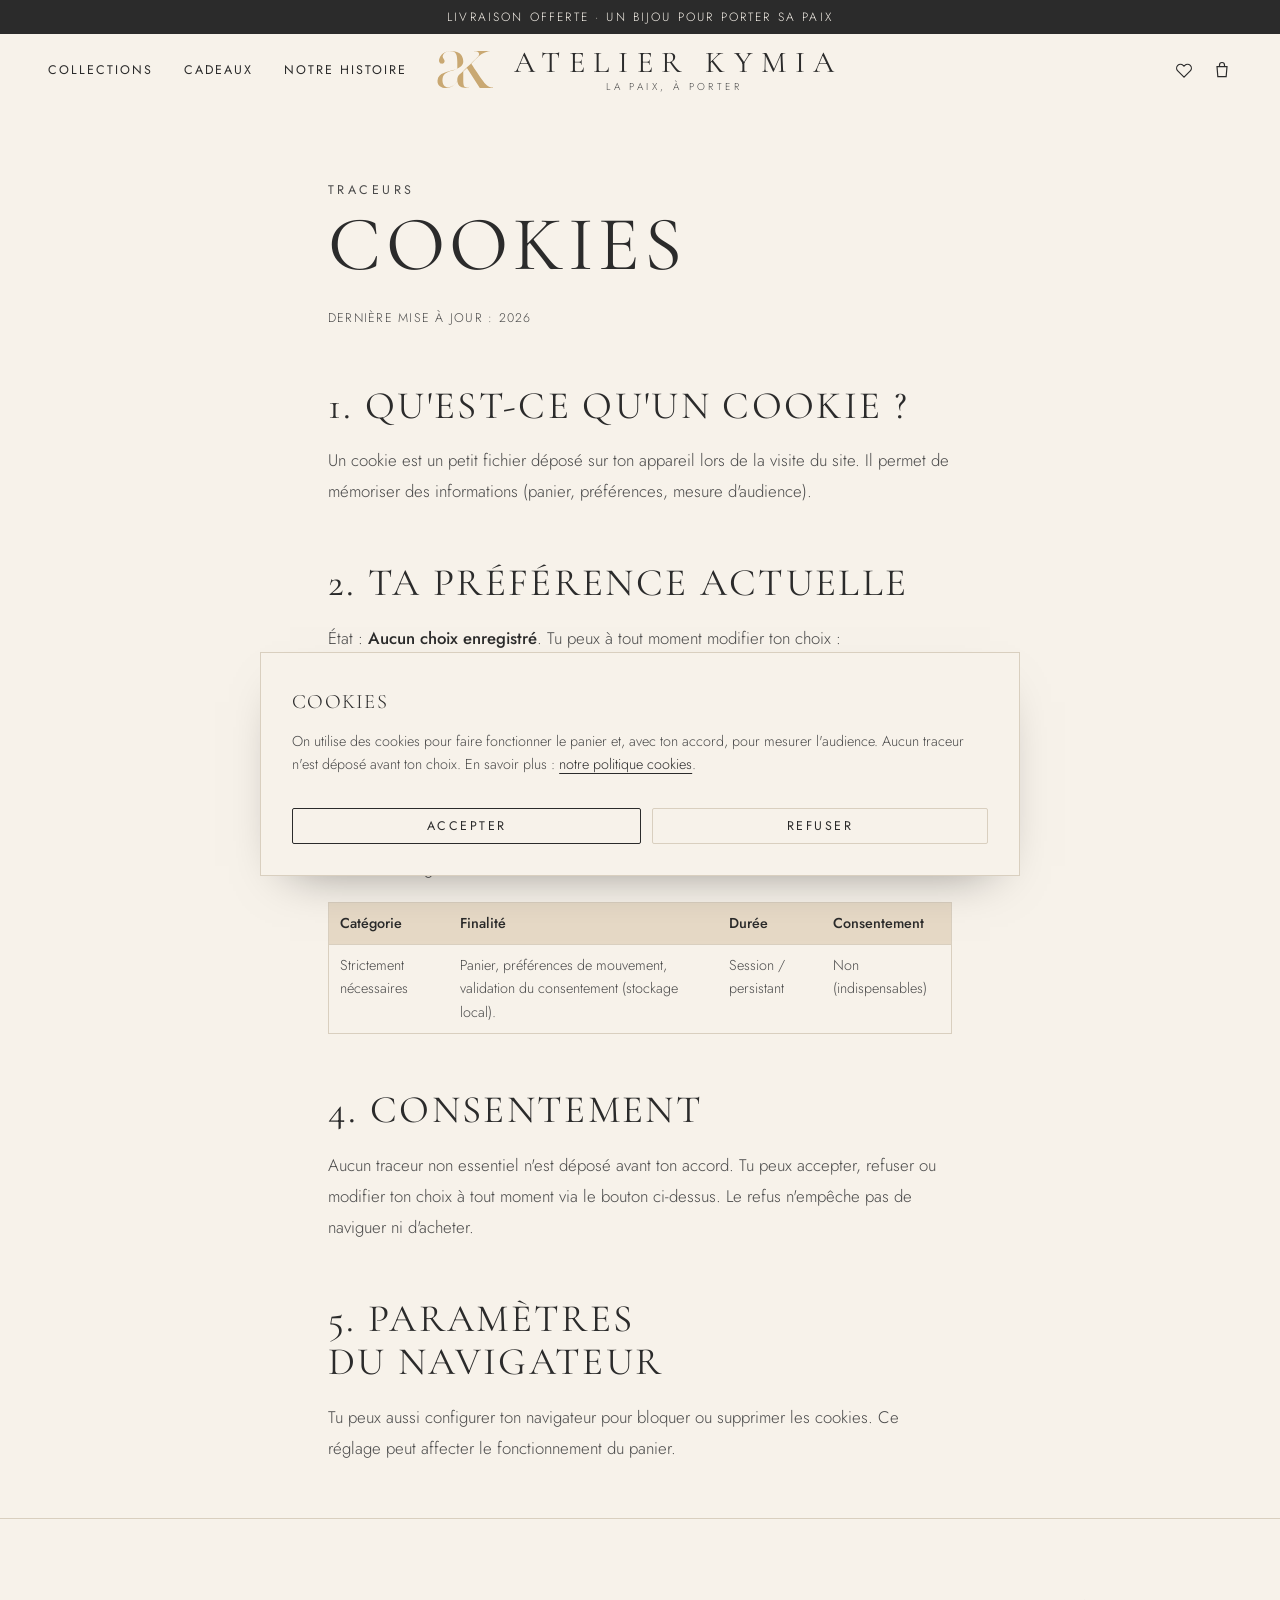
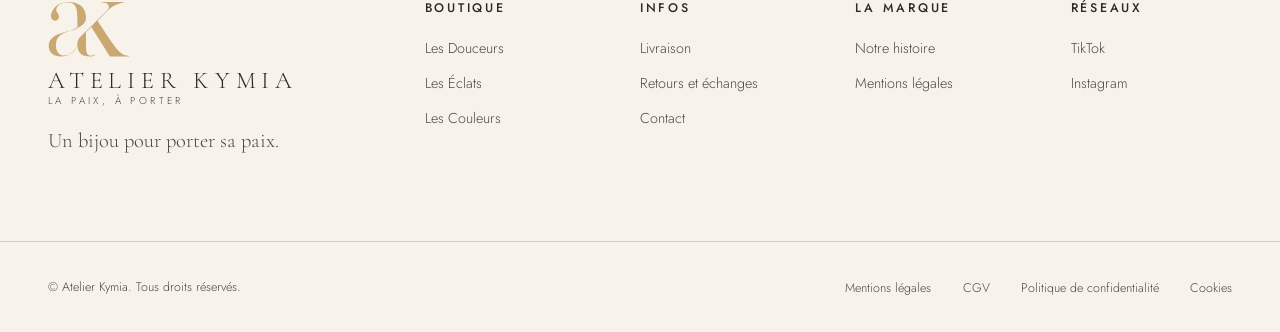
<file: cookies.html>
<!DOCTYPE html>
<html lang="fr">
<head>
  <meta charset="UTF-8" />
  <meta name="viewport" content="width=device-width, initial-scale=1" />
  <meta name="theme-color" content="#F7F2EA" />
  <title>Cookies — Atelier Kymia</title>
  <meta name="description" content="Politique cookies de l'Atelier Kymia : types de cookies utilisés, finalités, durées de conservation et gestion du consentement." />
  <meta name="robots" content="noindex, follow" />
  <link rel="icon" type="image/svg+xml" href="/assets/favicon.svg" />
  <link rel="preconnect" href="https://fonts.googleapis.com" />
  <link rel="preconnect" href="https://fonts.gstatic.com" crossorigin />
  <link rel="preload" as="style"
    href="https://fonts.googleapis.com/css2?family=Cormorant+Garamond:wght@300;400;500&family=Jost:wght@300;400;500&display=swap" />
  <link rel="stylesheet"
    href="https://fonts.googleapis.com/css2?family=Cormorant+Garamond:wght@300;400;500&family=Jost:wght@300;400;500&display=swap"
    media="print" onload="this.media='all'" />
  <noscript>
    <link rel="stylesheet" href="https://fonts.googleapis.com/css2?family=Cormorant+Garamond:wght@300;400;500&family=Jost:wght@300;400;500&display=swap" />
  </noscript>
  <style>
    :root{--ivoire:#F7F2EA;--encre:#2B2B2B;--encre-douce:#4A4A4A;--bordure:#D9CFBF;--or:#C9A45C;--header-h:72px;--font-titre:"Cormorant Garamond",Georgia,serif;--font-texte:"Jost",system-ui,sans-serif}
    *{box-sizing:border-box}body{margin:0;background:var(--ivoire);color:var(--encre);font-family:var(--font-texte)}
    img,svg{display:block;max-width:100%}button{font:inherit;background:none;border:0;cursor:pointer}a{color:inherit;text-decoration:none}
    .annonce{background:var(--encre);color:var(--ivoire);text-align:center;padding-block:.55rem}
    .annonce p{font-size:12px;letter-spacing:.18em;text-transform:uppercase;margin:0}
    .header{position:sticky;top:0;z-index:100;background:var(--ivoire)}
    .header__inner{display:grid;grid-template-columns:1fr auto 1fr;align-items:center;gap:1rem;min-height:var(--header-h)}
    .container{width:100%;max-width:1280px;margin-inline:auto;padding-inline:clamp(1rem,5vw,3rem)}
    .header__logo-titre{font-family:var(--font-titre);letter-spacing:.28em;text-transform:uppercase}
    h1,h2{font-family:var(--font-titre);font-weight:400;text-transform:uppercase;letter-spacing:.06em;line-height:1.12}
    .skip-link{position:absolute;top:-100%;left:1rem;background:var(--encre);color:var(--ivoire);padding:.75rem 1.25rem;z-index:999}
    .skip-link:focus{top:1rem}
  </style>
  <link rel="stylesheet" href="/css/style.css" />
</head>
<body>
  <a class="skip-link" href="#contenu">Aller au contenu</a>

  <div class="annonce" role="region" aria-label="Information de livraison">
    <p>Livraison offerte &middot; Un bijou pour porter sa paix</p>
  </div>

  <header class="header" id="header" data-header>
    <div class="header__inner container">
      <button type="button" class="header__burger" id="ouvrir-menu"
        aria-label="Ouvrir le menu" aria-expanded="false" aria-controls="panneau-mobile">
        <svg class="icone" width="22" height="22" viewBox="0 0 24 24" fill="none"
          stroke="currentColor" stroke-width="1.4" aria-hidden="true" focusable="false">
          <line x1="3" y1="7" x2="21" y2="7" />
          <line x1="3" y1="12" x2="21" y2="12" />
          <line x1="3" y1="17" x2="21" y2="17" />
        </svg>
      </button>
      <nav class="header__nav header__nav--gauche" aria-label="Navigation principale">
        <ul class="nav-principal" role="list">
          <li class="nav-principal__item"><a class="nav-principal__lien" href="/collection.html">Collections</a></li>
          <li class="nav-principal__item"><a class="nav-principal__lien" href="/collection.html?temps=cadeaux">Cadeaux</a></li>
          <li class="nav-principal__item"><a class="nav-principal__lien" href="/notre-histoire.html">Notre histoire</a></li>
        </ul>
      </nav>
      <a class="header__logo" href="/index.html" aria-label="Atelier Kymia, accueil">
        <img class="header__logo-mono" src="/assets/logo-ak.svg" alt="" width="477" height="328" />
        <span class="header__logo-texte">
          <span class="header__logo-titre">Atelier Kymia</span>
          <span class="header__logo-sous">la paix, à porter</span>
        </span>
      </a>
      <div class="header__actions">
        <a class="header__action" href="/panier.html?vue=wishlist" aria-label="Voir ma liste de souhaits">
          <svg class="icone" width="20" height="20" viewBox="0 0 24 24" fill="none"
            stroke="currentColor" stroke-width="1.4" aria-hidden="true" focusable="false">
            <path d="M12 20.5 4.5 13a4.6 4.6 0 0 1 0-6.5 4.6 4.6 0 0 1 6.5 0l1 1 1-1a4.6 4.6 0 0 1 6.5 0 4.6 4.6 0 0 1 0 6.5Z" />
          </svg>
        </a>
        <a class="header__action header__action--panier" href="/panier.html" aria-label="Voir mon panier">
          <svg class="icone" width="20" height="20" viewBox="0 0 24 24" fill="none"
            stroke="currentColor" stroke-width="1.4" aria-hidden="true" focusable="false">
            <path d="M6 8h12l-1 12H7Z" />
            <path d="M9 8V6a3 3 0 0 1 6 0v2" />
          </svg>
          <span class="pastille" data-pastille-panier hidden aria-hidden="true">0</span>
          <span class="sr-only" data-libelle-panier>0 article dans le panier</span>
        </a>
      </div>
    </div>
  </header>

  <div class="panneau-mobile" id="panneau-mobile" data-panneau-mobile
    role="dialog" aria-modal="true" aria-label="Menu" hidden>
    <div class="panneau-mobile__entete">
      <span class="panneau-mobile__titre">Atelier Kymia</span>
      <button type="button" class="panneau-mobile__fermer" id="fermer-menu" aria-label="Fermer le menu">
        <svg class="icone" width="22" height="22" viewBox="0 0 24 24" fill="none"
          stroke="currentColor" stroke-width="1.4" aria-hidden="true" focusable="false">
          <line x1="5" y1="5" x2="19" y2="19" />
          <line x1="19" y1="5" x2="5" y2="19" />
        </svg>
      </button>
    </div>
    <nav class="panneau-mobile__nav" aria-label="Navigation mobile">
      <ul class="panneau-mobile__liste" role="list">
        <li><a class="panneau-mobile__lien" href="/collection.html">Collections</a></li>
        <li><a class="panneau-mobile__lien" href="/collection.html?temps=cadeaux">Cadeaux</a></li>
        <li><a class="panneau-mobile__lien" href="/notre-histoire.html">Notre histoire</a></li>
      </ul>
    </nav>
  </div>

  <div class="voile" data-voile hidden></div>

  <main id="contenu" tabindex="-1">
    <section class="section section--serre">
      <div class="container page-legale">
        <div class="entete-section">
          <p class="surtitre">Traceurs</p>
          <h1>Cookies</h1>
          <p class="page-legale__maj">Dernière mise à jour : <span data-annee>2026</span></p>
        </div>

        <h2>1. Qu'est-ce qu'un cookie ?</h2>
        <p>
          Un cookie est un petit fichier déposé sur ton appareil lors de la visite du
          site. Il permet de mémoriser des informations (panier, préférences, mesure
          d'audience).
        </p>

        <h2>2. Ta préférence actuelle</h2>
        <p>
          État : <strong data-etat-cookies>Aucun choix enregistré</strong>.
          Tu peux à tout moment modifier ton choix :
        </p>
        <p>
          <button type="button" class="btn btn--ghost" data-ouvrir-cookies>
            Gérer mes cookies
          </button>
        </p>

        <h2>3. Cookies utilisés</h2>
        <p>
          Le site n'utilise <strong>aucun cookie de mesure d'audience, de publicité ou
          de réseau social</strong>. Seul le stockage local nécessaire au fonctionnement
          est utilisé :
        </p>
        <table class="tableau-info">
          <caption class="sr-only">Types de cookies utilisés sur le site</caption>
          <thead>
            <tr>
              <th scope="col">Catégorie</th>
              <th scope="col">Finalité</th>
              <th scope="col">Durée</th>
              <th scope="col">Consentement</th>
            </tr>
          </thead>
          <tbody>
            <tr>
              <td>Strictement nécessaires</td>
              <td>Panier, préférences de mouvement, validation du consentement (stockage local).</td>
              <td>Session / persistant</td>
              <td>Non (indispensables)</td>
            </tr>
          </tbody>
        </table>

        <h2>4. Consentement</h2>
        <p>
          Aucun traceur non essentiel n'est déposé avant ton accord. Tu peux accepter,
          refuser ou modifier ton choix à tout moment via le bouton ci-dessus. Le refus
          n'empêche pas de naviguer ni d'acheter.
        </p>

        <h2>5. Paramètres du navigateur</h2>
        <p>
          Tu peux aussi configurer ton navigateur pour bloquer ou supprimer les cookies.
          Ce réglage peut affecter le fonctionnement du panier.
        </p>
      </div>
    </section>
  </main>

  <footer class="footer" aria-label="Pied de page">
    <div class="container footer__haut">
      <div class="footer__marque">
        <a class="footer__logo" href="/index.html" aria-label="Atelier Kymia, accueil">
          <img class="footer__logo-mono" src="/assets/logo-ak.svg" alt="" width="477" height="328" loading="lazy" />
          <span class="footer__logo-titre">Atelier Kymia</span>
          <span class="footer__logo-sous">la paix, à porter</span>
        </a>
        <p class="footer__slogan">Un bijou pour porter sa paix.</p>
      </div>
      <nav class="footer__colonne" aria-label="Boutique">
        <h2 class="footer__titre">Boutique</h2>
        <ul class="footer__liste" role="list">
          <li><a href="/collection.html?c=douceurs">Les Douceurs</a></li>
          <li><a href="/collection.html?c=eclats">Les Éclats</a></li>
          <li><a href="/collection.html?c=couleurs">Les Couleurs</a></li>
        </ul>
      </nav>
      <nav class="footer__colonne" aria-label="Infos pratiques">
        <h2 class="footer__titre">Infos</h2>
        <ul class="footer__liste" role="list">
          <li><a href="/livraison.html">Livraison</a></li>
          <li><a href="/retours.html">Retours et échanges</a></li>
          <li><a href="/contact.html">Contact</a></li>
        </ul>
      </nav>
      <nav class="footer__colonne" aria-label="La marque">
        <h2 class="footer__titre">La marque</h2>
        <ul class="footer__liste" role="list">
          <li><a href="/notre-histoire.html">Notre histoire</a></li>
          <li><a href="/mentions-legales.html">Mentions légales</a></li>
        </ul>
      </nav>
      <nav class="footer__colonne" aria-label="Réseaux sociaux">
        <h2 class="footer__titre">Réseaux</h2>
        <ul class="footer__liste" role="list">
          <li><a href="https://www.tiktok.com/" rel="noopener" target="_blank">TikTok<span class="sr-only"> (nouvel onglet)</span></a></li>
          <li><a href="https://www.instagram.com/" rel="noopener" target="_blank">Instagram<span class="sr-only"> (nouvel onglet)</span></a></li>
        </ul>
      </nav>
    </div>
    <div class="footer__bas">
      <div class="container footer__bas-inner">
        <p class="footer__copie">&copy; <span data-annee></span> Atelier Kymia. Tous droits réservés.</p>
        <ul class="footer__legal" role="list">
          <li><a href="/mentions-legales.html">Mentions légales</a></li>
          <li><a href="/cgv.html">CGV</a></li>
          <li><a href="/confidentialite.html">Politique de confidentialité</a></li>
          <li><a href="/cookies.html">Cookies</a></li>
        </ul>
      </div>
    </div>
  </footer>

  <div class="banniere-cookies" data-banniere-cookies role="region"
    aria-label="Consentement aux cookies" hidden>
    <p class="banniere-cookies__titre">Cookies</p>
    <p class="banniere-cookies__texte">
      On utilise des cookies pour faire fonctionner le panier et, avec ton accord,
      pour mesurer l'audience. Aucun traceur n'est déposé avant ton choix. En savoir
      plus : <a href="/cookies.html">notre politique cookies</a>.
    </p>
    <div class="banniere-cookies__actions">
      <button type="button" class="btn" data-cookies-accepter>Accepter</button>
      <button type="button" class="btn btn--ghost" data-cookies-refuser>Refuser</button>
    </div>
  </div>

  <script src="/js/main.js" defer></script>
  <script src="/js/cookies.js" defer></script>
</body>
</html>
</file>
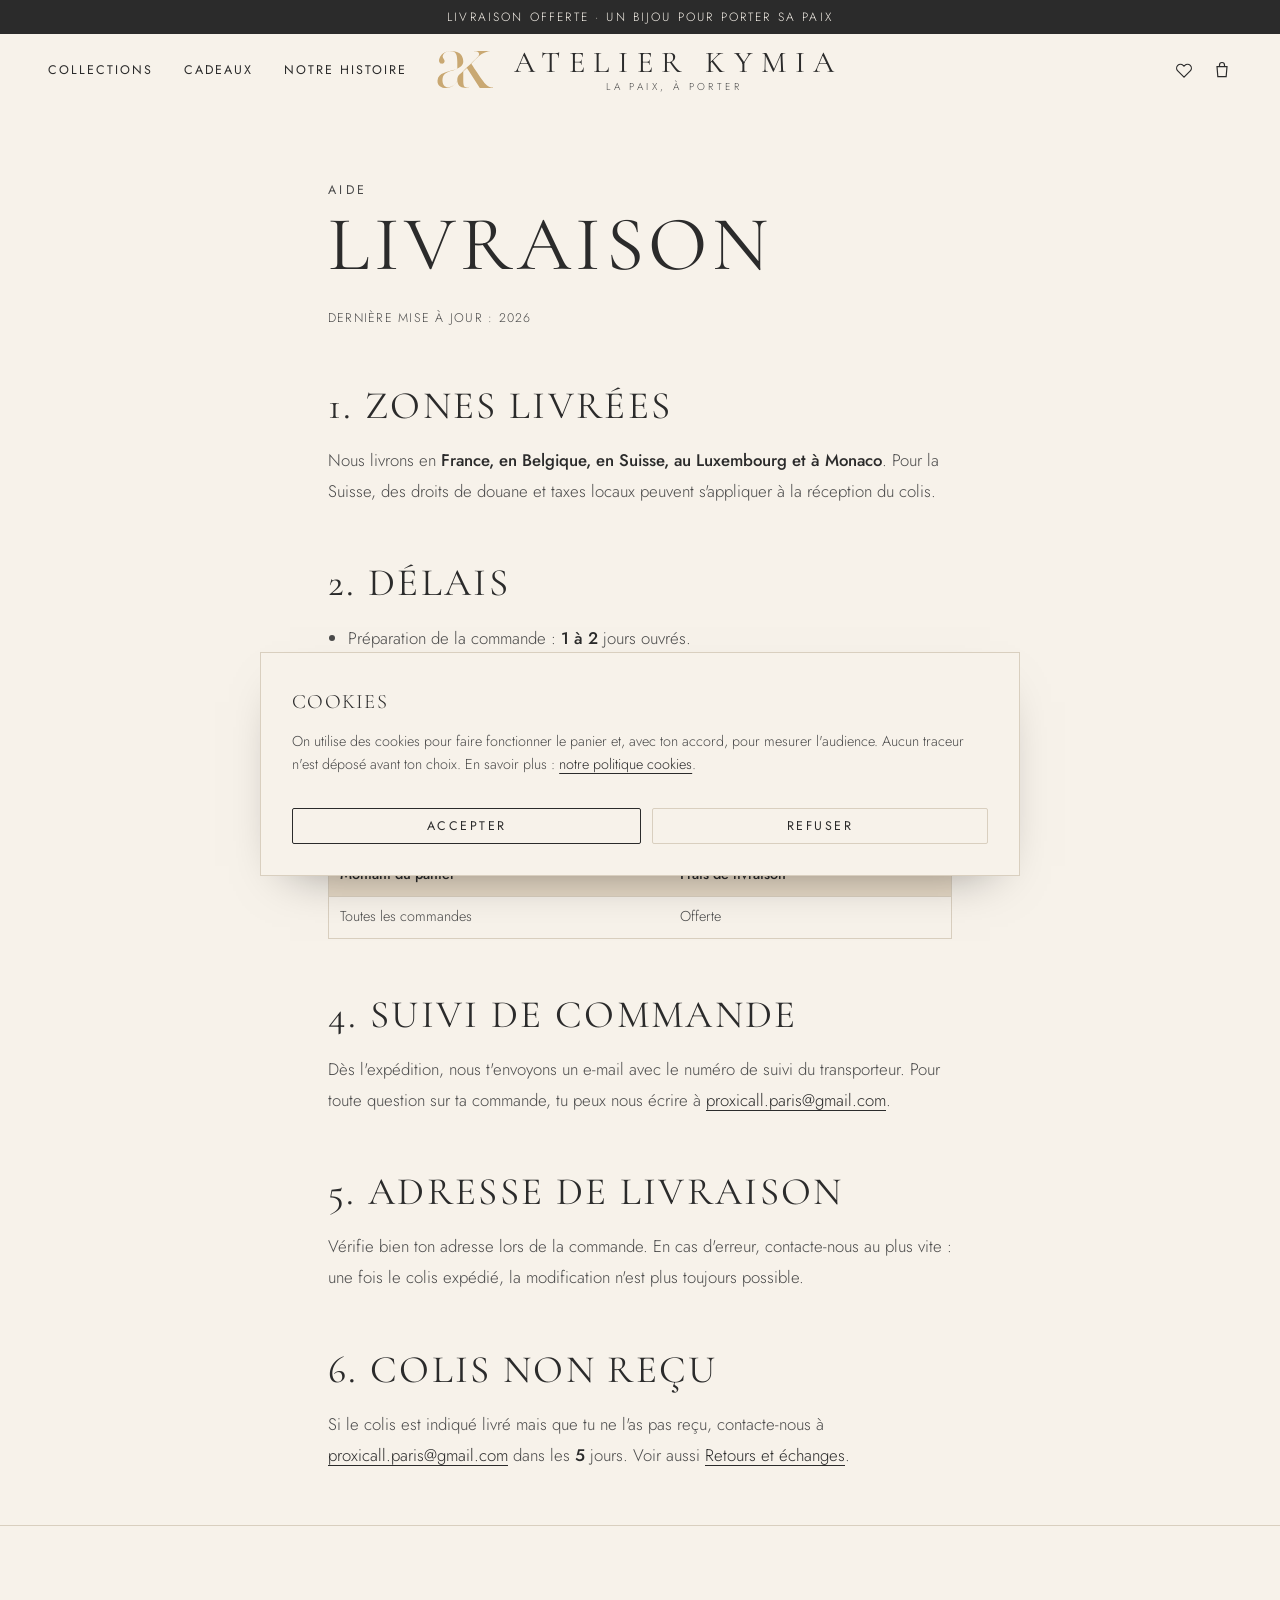
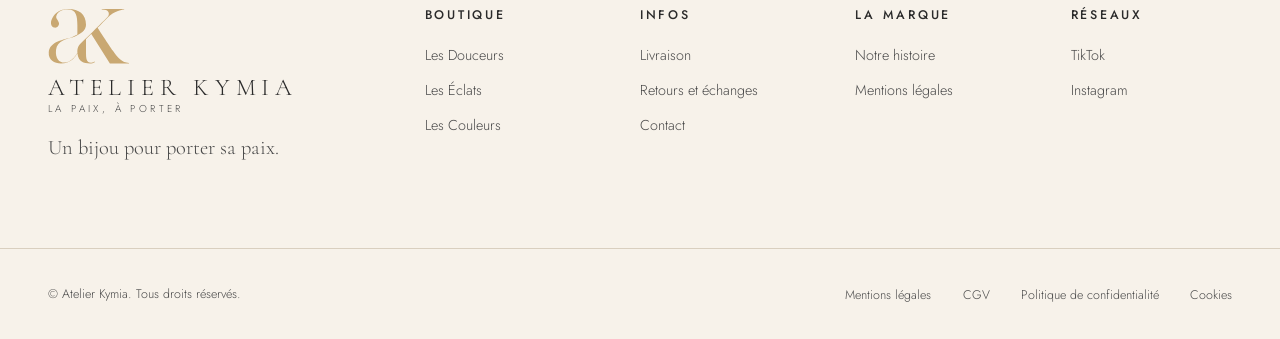
<file: livraison.html>
<!DOCTYPE html>
<html lang="fr">
<head>
  <meta charset="UTF-8" />
  <meta name="viewport" content="width=device-width, initial-scale=1" />
  <meta name="theme-color" content="#F7F2EA" />
  <title>Livraison — Atelier Kymia</title>
  <meta name="description" content="Livraison des bracelets Atelier Kymia : délais, frais de port, livraison offerte et suivi de commande." />
  <meta name="robots" content="noindex, follow" />
  <link rel="icon" type="image/svg+xml" href="/assets/favicon.svg" />
  <link rel="preconnect" href="https://fonts.googleapis.com" />
  <link rel="preconnect" href="https://fonts.gstatic.com" crossorigin />
  <link rel="preload" as="style"
    href="https://fonts.googleapis.com/css2?family=Cormorant+Garamond:wght@300;400;500&family=Jost:wght@300;400;500&display=swap" />
  <link rel="stylesheet"
    href="https://fonts.googleapis.com/css2?family=Cormorant+Garamond:wght@300;400;500&family=Jost:wght@300;400;500&display=swap"
    media="print" onload="this.media='all'" />
  <noscript>
    <link rel="stylesheet" href="https://fonts.googleapis.com/css2?family=Cormorant+Garamond:wght@300;400;500&family=Jost:wght@300;400;500&display=swap" />
  </noscript>
  <style>
    :root{--ivoire:#F7F2EA;--encre:#2B2B2B;--encre-douce:#4A4A4A;--bordure:#D9CFBF;--or:#C9A45C;--header-h:72px;--font-titre:"Cormorant Garamond",Georgia,serif;--font-texte:"Jost",system-ui,sans-serif}
    *{box-sizing:border-box}body{margin:0;background:var(--ivoire);color:var(--encre);font-family:var(--font-texte)}
    img,svg{display:block;max-width:100%}button{font:inherit;background:none;border:0;cursor:pointer}a{color:inherit;text-decoration:none}
    .annonce{background:var(--encre);color:var(--ivoire);text-align:center;padding-block:.55rem}
    .annonce p{font-size:12px;letter-spacing:.18em;text-transform:uppercase;margin:0}
    .header{position:sticky;top:0;z-index:100;background:var(--ivoire)}
    .header__inner{display:grid;grid-template-columns:1fr auto 1fr;align-items:center;gap:1rem;min-height:var(--header-h)}
    .container{width:100%;max-width:1280px;margin-inline:auto;padding-inline:clamp(1rem,5vw,3rem)}
    .header__logo-titre{font-family:var(--font-titre);letter-spacing:.28em;text-transform:uppercase}
    h1,h2{font-family:var(--font-titre);font-weight:400;text-transform:uppercase;letter-spacing:.06em;line-height:1.12}
    .skip-link{position:absolute;top:-100%;left:1rem;background:var(--encre);color:var(--ivoire);padding:.75rem 1.25rem;z-index:999}
    .skip-link:focus{top:1rem}
  </style>
  <link rel="stylesheet" href="/css/style.css" />
</head>
<body>
  <a class="skip-link" href="#contenu">Aller au contenu</a>

  <div class="annonce" role="region" aria-label="Information de livraison">
    <p>Livraison offerte &middot; Un bijou pour porter sa paix</p>
  </div>

  <header class="header" id="header" data-header>
    <div class="header__inner container">
      <button type="button" class="header__burger" id="ouvrir-menu"
        aria-label="Ouvrir le menu" aria-expanded="false" aria-controls="panneau-mobile">
        <svg class="icone" width="22" height="22" viewBox="0 0 24 24" fill="none"
          stroke="currentColor" stroke-width="1.4" aria-hidden="true" focusable="false">
          <line x1="3" y1="7" x2="21" y2="7" />
          <line x1="3" y1="12" x2="21" y2="12" />
          <line x1="3" y1="17" x2="21" y2="17" />
        </svg>
      </button>
      <nav class="header__nav header__nav--gauche" aria-label="Navigation principale">
        <ul class="nav-principal" role="list">
          <li class="nav-principal__item"><a class="nav-principal__lien" href="/collection.html">Collections</a></li>
          <li class="nav-principal__item"><a class="nav-principal__lien" href="/collection.html?temps=cadeaux">Cadeaux</a></li>
          <li class="nav-principal__item"><a class="nav-principal__lien" href="/notre-histoire.html">Notre histoire</a></li>
        </ul>
      </nav>
      <a class="header__logo" href="/index.html" aria-label="Atelier Kymia, accueil">
        <img class="header__logo-mono" src="/assets/logo-ak.svg" alt="" width="477" height="328" />
        <span class="header__logo-texte">
          <span class="header__logo-titre">Atelier Kymia</span>
          <span class="header__logo-sous">la paix, à porter</span>
        </span>
      </a>
      <div class="header__actions">
        <a class="header__action" href="/panier.html?vue=wishlist" aria-label="Voir ma liste de souhaits">
          <svg class="icone" width="20" height="20" viewBox="0 0 24 24" fill="none"
            stroke="currentColor" stroke-width="1.4" aria-hidden="true" focusable="false">
            <path d="M12 20.5 4.5 13a4.6 4.6 0 0 1 0-6.5 4.6 4.6 0 0 1 6.5 0l1 1 1-1a4.6 4.6 0 0 1 6.5 0 4.6 4.6 0 0 1 0 6.5Z" />
          </svg>
        </a>
        <a class="header__action header__action--panier" href="/panier.html" aria-label="Voir mon panier">
          <svg class="icone" width="20" height="20" viewBox="0 0 24 24" fill="none"
            stroke="currentColor" stroke-width="1.4" aria-hidden="true" focusable="false">
            <path d="M6 8h12l-1 12H7Z" />
            <path d="M9 8V6a3 3 0 0 1 6 0v2" />
          </svg>
          <span class="pastille" data-pastille-panier hidden aria-hidden="true">0</span>
          <span class="sr-only" data-libelle-panier>0 article dans le panier</span>
        </a>
      </div>
    </div>
  </header>

  <div class="panneau-mobile" id="panneau-mobile" data-panneau-mobile
    role="dialog" aria-modal="true" aria-label="Menu" hidden>
    <div class="panneau-mobile__entete">
      <span class="panneau-mobile__titre">Atelier Kymia</span>
      <button type="button" class="panneau-mobile__fermer" id="fermer-menu" aria-label="Fermer le menu">
        <svg class="icone" width="22" height="22" viewBox="0 0 24 24" fill="none"
          stroke="currentColor" stroke-width="1.4" aria-hidden="true" focusable="false">
          <line x1="5" y1="5" x2="19" y2="19" />
          <line x1="19" y1="5" x2="5" y2="19" />
        </svg>
      </button>
    </div>
    <nav class="panneau-mobile__nav" aria-label="Navigation mobile">
      <ul class="panneau-mobile__liste" role="list">
        <li><a class="panneau-mobile__lien" href="/collection.html">Collections</a></li>
        <li><a class="panneau-mobile__lien" href="/collection.html?temps=cadeaux">Cadeaux</a></li>
        <li><a class="panneau-mobile__lien" href="/notre-histoire.html">Notre histoire</a></li>
      </ul>
    </nav>
  </div>

  <div class="voile" data-voile hidden></div>

  <main id="contenu" tabindex="-1">
    <section class="section section--serre">
      <div class="container page-legale">
        <div class="entete-section">
          <p class="surtitre">Aide</p>
          <h1>Livraison</h1>
          <p class="page-legale__maj">Dernière mise à jour : <span data-annee>2026</span></p>
        </div>

        <h2>1. Zones livrées</h2>
        <p>
          Nous livrons en <strong>France, en Belgique, en Suisse, au Luxembourg et à Monaco</strong>.
          Pour la Suisse, des droits de douane et taxes locaux peuvent s'appliquer
          à la réception du colis.
        </p>

        <h2>2. Délais</h2>
        <ul>
          <li>Préparation de la commande : <strong>1 à 2</strong> jours ouvrés.</li>
          <li>Acheminement : <strong>2 à 4</strong> jours ouvrés.</li>
        </ul>
        <p>Les délais sont indicatifs et peuvent varier en période de forte activité.</p>

        <h2>3. Frais de port</h2>
        <table class="tableau-info">
          <caption class="sr-only">Frais de port</caption>
          <thead>
            <tr>
              <th scope="col">Montant du panier</th>
              <th scope="col">Frais de livraison</th>
            </tr>
          </thead>
          <tbody>
            <tr>
              <td>Toutes les commandes</td>
              <td>Offerte</td>
            </tr>
          </tbody>
        </table>

        <h2>4. Suivi de commande</h2>
        <p>
          Dès l'expédition, nous t'envoyons un e-mail avec le numéro de suivi du transporteur.
          Pour toute question sur ta commande, tu peux nous écrire à
          <a class="lien" href="mailto:proxicall.paris@gmail.com">proxicall.paris@gmail.com</a>.
        </p>

        <h2>5. Adresse de livraison</h2>
        <p>
          Vérifie bien ton adresse lors de la commande. En cas d'erreur, contacte-nous
          au plus vite : une fois le colis expédié, la modification n'est plus toujours
          possible.
        </p>

        <h2>6. Colis non reçu</h2>
        <p>
          Si le colis est indiqué livré mais que tu ne l'as pas reçu, contacte-nous à
          <a class="lien" href="mailto:proxicall.paris@gmail.com">proxicall.paris@gmail.com</a> dans les <strong>5</strong> jours. Voir
          aussi <a class="lien" href="/retours.html">Retours et échanges</a>.
        </p>
      </div>
    </section>
  </main>

  <footer class="footer" aria-label="Pied de page">
    <div class="container footer__haut">
      <div class="footer__marque">
        <a class="footer__logo" href="/index.html" aria-label="Atelier Kymia, accueil">
          <img class="footer__logo-mono" src="/assets/logo-ak.svg" alt="" width="477" height="328" loading="lazy" />
          <span class="footer__logo-titre">Atelier Kymia</span>
          <span class="footer__logo-sous">la paix, à porter</span>
        </a>
        <p class="footer__slogan">Un bijou pour porter sa paix.</p>
      </div>
      <nav class="footer__colonne" aria-label="Boutique">
        <h2 class="footer__titre">Boutique</h2>
        <ul class="footer__liste" role="list">
          <li><a href="/collection.html?c=douceurs">Les Douceurs</a></li>
          <li><a href="/collection.html?c=eclats">Les Éclats</a></li>
          <li><a href="/collection.html?c=couleurs">Les Couleurs</a></li>
        </ul>
      </nav>
      <nav class="footer__colonne" aria-label="Infos pratiques">
        <h2 class="footer__titre">Infos</h2>
        <ul class="footer__liste" role="list">
          <li><a href="/livraison.html">Livraison</a></li>
          <li><a href="/retours.html">Retours et échanges</a></li>
          <li><a href="/contact.html">Contact</a></li>
        </ul>
      </nav>
      <nav class="footer__colonne" aria-label="La marque">
        <h2 class="footer__titre">La marque</h2>
        <ul class="footer__liste" role="list">
          <li><a href="/notre-histoire.html">Notre histoire</a></li>
          <li><a href="/mentions-legales.html">Mentions légales</a></li>
        </ul>
      </nav>
      <nav class="footer__colonne" aria-label="Réseaux sociaux">
        <h2 class="footer__titre">Réseaux</h2>
        <ul class="footer__liste" role="list">
          <li><a href="https://www.tiktok.com/" rel="noopener" target="_blank">TikTok<span class="sr-only"> (nouvel onglet)</span></a></li>
          <li><a href="https://www.instagram.com/" rel="noopener" target="_blank">Instagram<span class="sr-only"> (nouvel onglet)</span></a></li>
        </ul>
      </nav>
    </div>
    <div class="footer__bas">
      <div class="container footer__bas-inner">
        <p class="footer__copie">&copy; <span data-annee></span> Atelier Kymia. Tous droits réservés.</p>
        <ul class="footer__legal" role="list">
          <li><a href="/mentions-legales.html">Mentions légales</a></li>
          <li><a href="/cgv.html">CGV</a></li>
          <li><a href="/confidentialite.html">Politique de confidentialité</a></li>
          <li><a href="/cookies.html">Cookies</a></li>
        </ul>
      </div>
    </div>
  </footer>

  <div class="banniere-cookies" data-banniere-cookies role="region"
    aria-label="Consentement aux cookies" hidden>
    <p class="banniere-cookies__titre">Cookies</p>
    <p class="banniere-cookies__texte">
      On utilise des cookies pour faire fonctionner le panier et, avec ton accord,
      pour mesurer l'audience. Aucun traceur n'est déposé avant ton choix. En savoir
      plus : <a href="/cookies.html">notre politique cookies</a>.
    </p>
    <div class="banniere-cookies__actions">
      <button type="button" class="btn" data-cookies-accepter>Accepter</button>
      <button type="button" class="btn btn--ghost" data-cookies-refuser>Refuser</button>
    </div>
  </div>

  <script src="/js/main.js" defer></script>
  <script src="/js/cookies.js" defer></script>
</body>
</html>
</file>
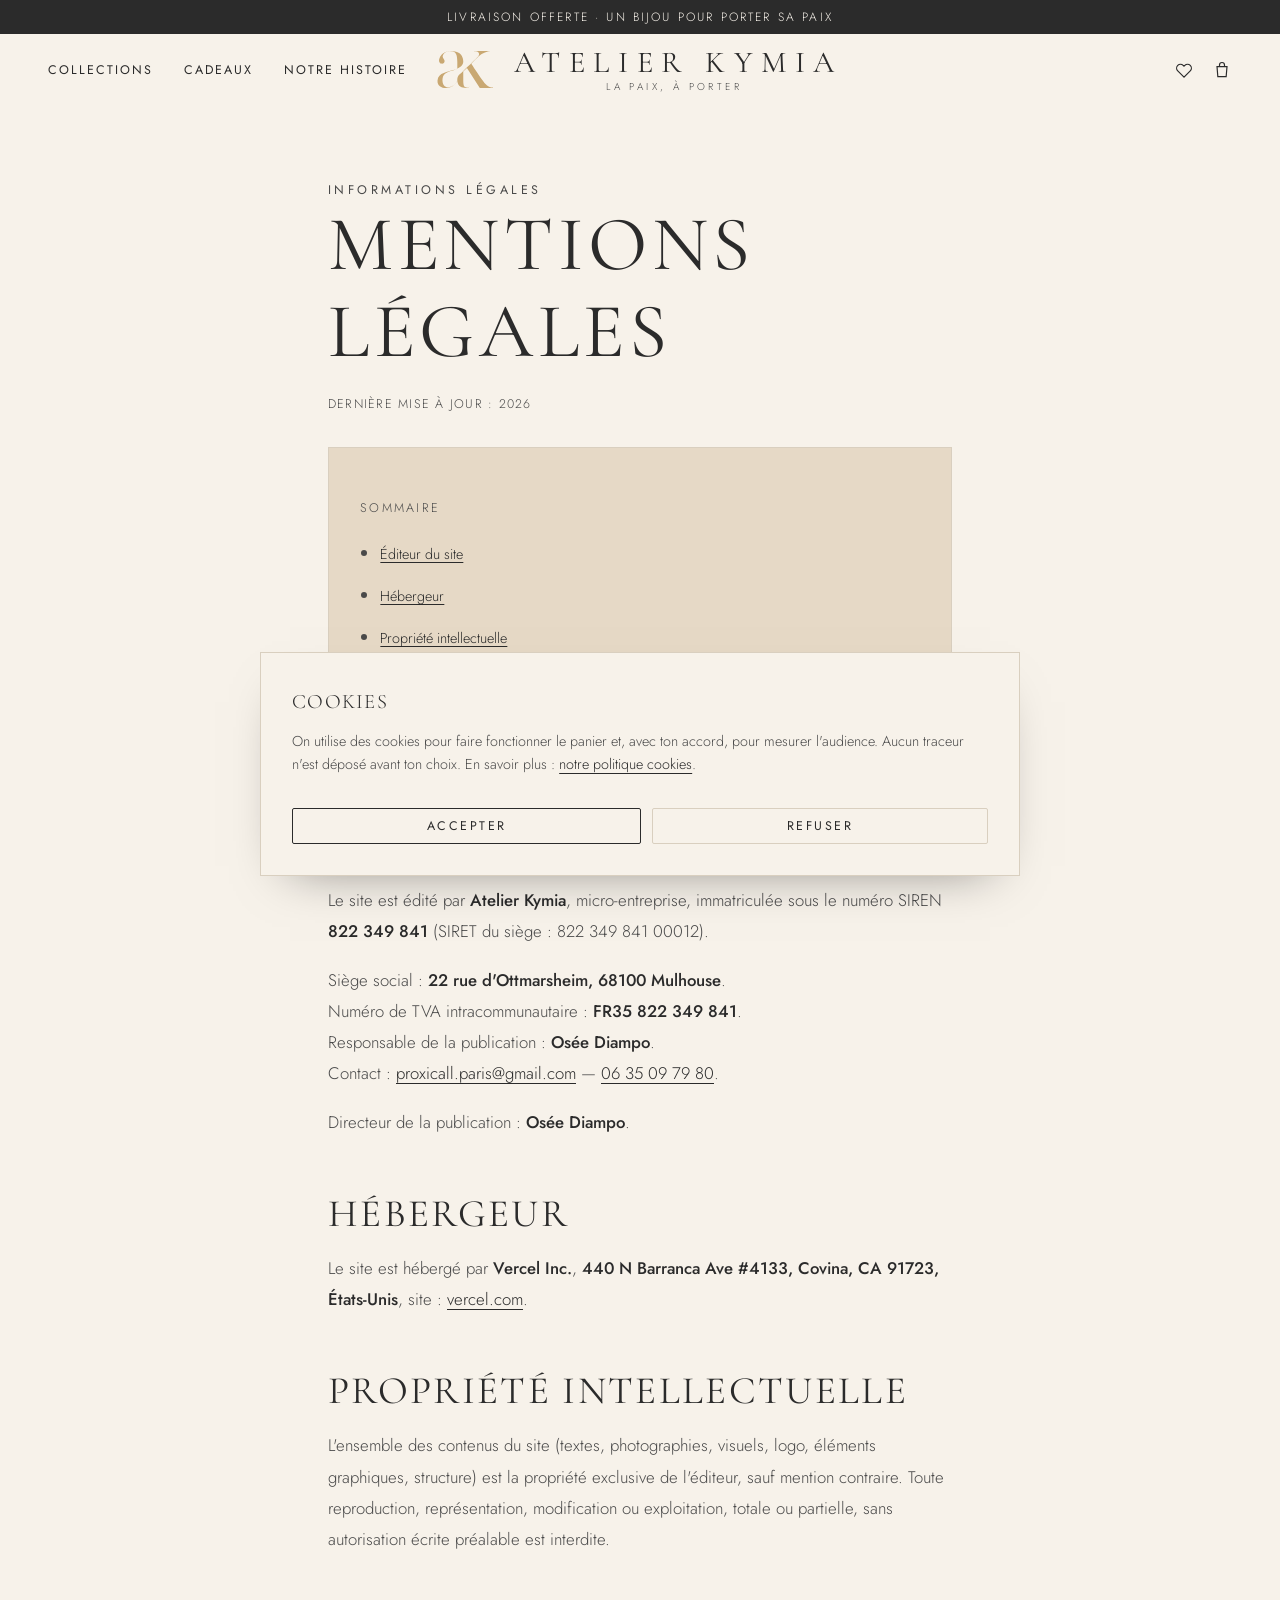
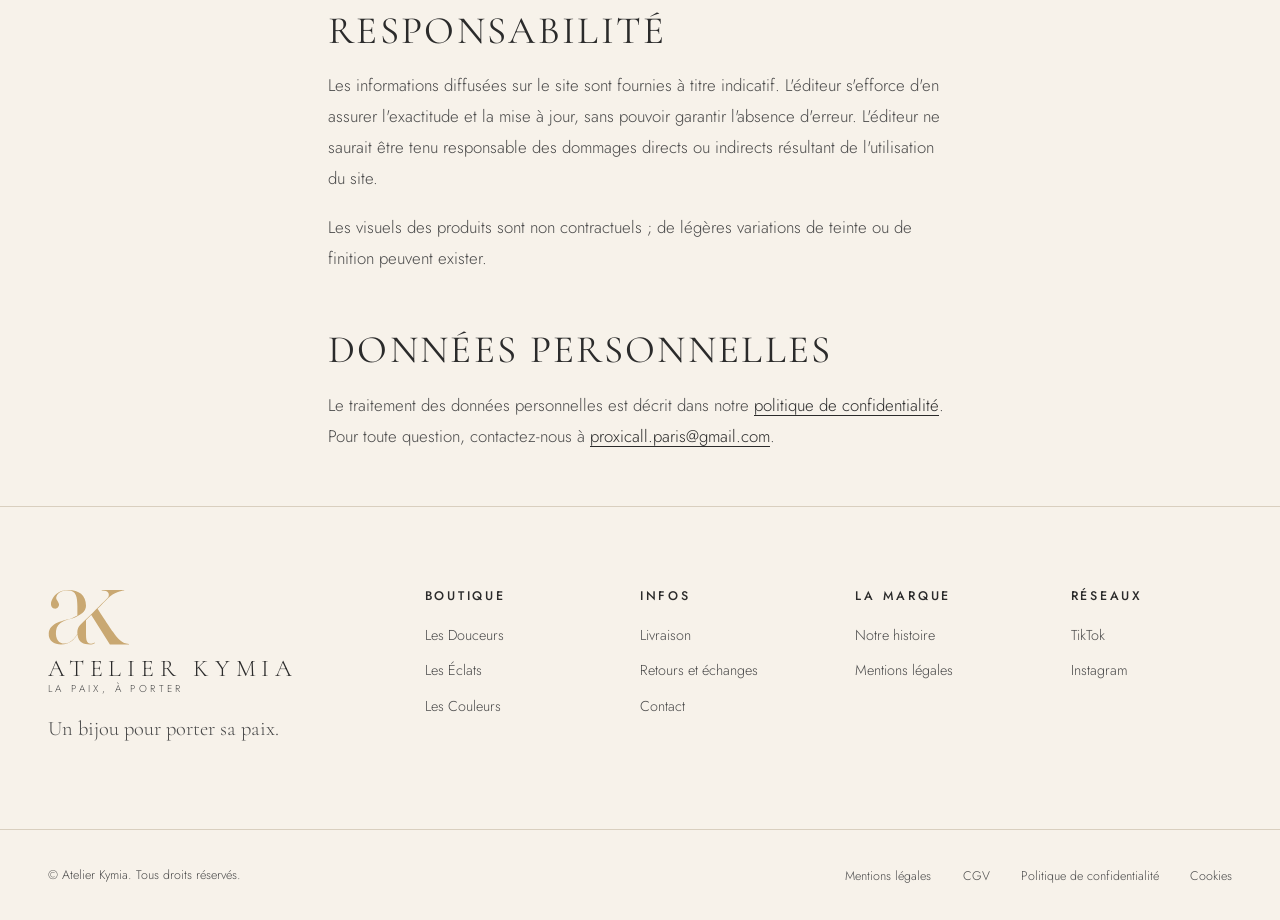
<file: mentions-legales.html>
<!DOCTYPE html>
<html lang="fr">
<head>
  <meta charset="UTF-8" />
  <meta name="viewport" content="width=device-width, initial-scale=1" />
  <meta name="theme-color" content="#F7F2EA" />
  <title>Mentions légales — Atelier Kymia</title>
  <meta name="description" content="Mentions légales du site Atelier Kymia : éditeur, hébergeur, propriété intellectuelle et responsabilité." />
  <meta name="robots" content="noindex, follow" />
  <link rel="icon" type="image/svg+xml" href="/assets/favicon.svg" />
  <link rel="preconnect" href="https://fonts.googleapis.com" />
  <link rel="preconnect" href="https://fonts.gstatic.com" crossorigin />
  <link rel="preload" as="style"
    href="https://fonts.googleapis.com/css2?family=Cormorant+Garamond:wght@300;400;500&family=Jost:wght@300;400;500&display=swap" />
  <link rel="stylesheet"
    href="https://fonts.googleapis.com/css2?family=Cormorant+Garamond:wght@300;400;500&family=Jost:wght@300;400;500&display=swap"
    media="print" onload="this.media='all'" />
  <noscript>
    <link rel="stylesheet" href="https://fonts.googleapis.com/css2?family=Cormorant+Garamond:wght@300;400;500&family=Jost:wght@300;400;500&display=swap" />
  </noscript>
  <style>
    :root{--ivoire:#F7F2EA;--encre:#2B2B2B;--encre-douce:#4A4A4A;--bordure:#D9CFBF;--or:#C9A45C;--header-h:72px;--font-titre:"Cormorant Garamond",Georgia,serif;--font-texte:"Jost",system-ui,sans-serif}
    *{box-sizing:border-box}body{margin:0;background:var(--ivoire);color:var(--encre);font-family:var(--font-texte)}
    img,svg{display:block;max-width:100%}button{font:inherit;background:none;border:0;cursor:pointer}a{color:inherit;text-decoration:none}
    .annonce{background:var(--encre);color:var(--ivoire);text-align:center;padding-block:.55rem}
    .annonce p{font-size:12px;letter-spacing:.18em;text-transform:uppercase;margin:0}
    .header{position:sticky;top:0;z-index:100;background:var(--ivoire)}
    .header__inner{display:grid;grid-template-columns:1fr auto 1fr;align-items:center;gap:1rem;min-height:var(--header-h)}
    .container{width:100%;max-width:1280px;margin-inline:auto;padding-inline:clamp(1rem,5vw,3rem)}
    .header__logo-titre{font-family:var(--font-titre);letter-spacing:.28em;text-transform:uppercase}
    h1,h2{font-family:var(--font-titre);font-weight:400;text-transform:uppercase;letter-spacing:.06em;line-height:1.12}
    .skip-link{position:absolute;top:-100%;left:1rem;background:var(--encre);color:var(--ivoire);padding:.75rem 1.25rem;z-index:999}
    .skip-link:focus{top:1rem}
  </style>
  <link rel="stylesheet" href="/css/style.css" />
</head>
<body>
  <a class="skip-link" href="#contenu">Aller au contenu</a>

  <div class="annonce" role="region" aria-label="Information de livraison">
    <p>Livraison offerte &middot; Un bijou pour porter sa paix</p>
  </div>

  <header class="header" id="header" data-header>
    <div class="header__inner container">
      <button type="button" class="header__burger" id="ouvrir-menu"
        aria-label="Ouvrir le menu" aria-expanded="false" aria-controls="panneau-mobile">
        <svg class="icone" width="22" height="22" viewBox="0 0 24 24" fill="none"
          stroke="currentColor" stroke-width="1.4" aria-hidden="true" focusable="false">
          <line x1="3" y1="7" x2="21" y2="7" />
          <line x1="3" y1="12" x2="21" y2="12" />
          <line x1="3" y1="17" x2="21" y2="17" />
        </svg>
      </button>

      <nav class="header__nav header__nav--gauche" aria-label="Navigation principale">
        <ul class="nav-principal" role="list">
          <li class="nav-principal__item">
            <a class="nav-principal__lien" href="/collection.html">Collections</a>
          </li>
          <li class="nav-principal__item">
            <a class="nav-principal__lien" href="/collection.html?temps=cadeaux">Cadeaux</a>
          </li>
          <li class="nav-principal__item">
            <a class="nav-principal__lien" href="/notre-histoire.html">Notre histoire</a>
          </li>
        </ul>
      </nav>

      <a class="header__logo" href="/index.html" aria-label="Atelier Kymia, accueil">
        <img class="header__logo-mono" src="/assets/logo-ak.svg" alt="" width="477" height="328" />
        <span class="header__logo-texte">
          <span class="header__logo-titre">Atelier Kymia</span>
          <span class="header__logo-sous">la paix, à porter</span>
        </span>
      </a>

      <div class="header__actions">
        <a class="header__action" href="/panier.html?vue=wishlist" aria-label="Voir ma liste de souhaits">
          <svg class="icone" width="20" height="20" viewBox="0 0 24 24" fill="none"
            stroke="currentColor" stroke-width="1.4" aria-hidden="true" focusable="false">
            <path d="M12 20.5 4.5 13a4.6 4.6 0 0 1 0-6.5 4.6 4.6 0 0 1 6.5 0l1 1 1-1a4.6 4.6 0 0 1 6.5 0 4.6 4.6 0 0 1 0 6.5Z" />
          </svg>
        </a>
        <a class="header__action header__action--panier" href="/panier.html" aria-label="Voir mon panier">
          <svg class="icone" width="20" height="20" viewBox="0 0 24 24" fill="none"
            stroke="currentColor" stroke-width="1.4" aria-hidden="true" focusable="false">
            <path d="M6 8h12l-1 12H7Z" />
            <path d="M9 8V6a3 3 0 0 1 6 0v2" />
          </svg>
          <span class="pastille" data-pastille-panier hidden aria-hidden="true">0</span>
          <span class="sr-only" data-libelle-panier>0 article dans le panier</span>
        </a>
      </div>
    </div>
  </header>

  <div class="panneau-mobile" id="panneau-mobile" data-panneau-mobile
    role="dialog" aria-modal="true" aria-label="Menu" hidden>
    <div class="panneau-mobile__entete">
      <span class="panneau-mobile__titre">Atelier Kymia</span>
      <button type="button" class="panneau-mobile__fermer" id="fermer-menu" aria-label="Fermer le menu">
        <svg class="icone" width="22" height="22" viewBox="0 0 24 24" fill="none"
          stroke="currentColor" stroke-width="1.4" aria-hidden="true" focusable="false">
          <line x1="5" y1="5" x2="19" y2="19" />
          <line x1="19" y1="5" x2="5" y2="19" />
        </svg>
      </button>
    </div>
    <nav class="panneau-mobile__nav" aria-label="Navigation mobile">
      <ul class="panneau-mobile__liste" role="list">
        <li><a class="panneau-mobile__lien" href="/collection.html">Collections</a></li>
        <li><a class="panneau-mobile__lien" href="/collection.html?temps=cadeaux">Cadeaux</a></li>
        <li><a class="panneau-mobile__lien" href="/notre-histoire.html">Notre histoire</a></li>
      </ul>
    </nav>
  </div>

  <div class="voile" data-voile hidden></div>

  <main id="contenu" tabindex="-1">
    <section class="section section--serre">
      <div class="container page-legale">
        <div class="entete-section">
          <p class="surtitre">Informations légales</p>
          <h1>Mentions légales</h1>
          <p class="page-legale__maj">Dernière mise à jour : <span data-annee>2026</span></p>
        </div>

        <div class="page-legale__sommaire">
          <p>Sommaire</p>
          <ul>
            <li><a href="#editeur">Éditeur du site</a></li>
            <li><a href="#hebergeur">Hébergeur</a></li>
            <li><a href="#propriete">Propriété intellectuelle</a></li>
            <li><a href="#responsabilite">Responsabilité</a></li>
            <li><a href="#donnees">Données personnelles</a></li>
          </ul>
        </div>

        <h2 id="editeur">Éditeur du site</h2>
        <p>
          Le site est édité par <strong>Atelier Kymia</strong>,
          micro-entreprise, immatriculée sous le numéro SIREN
          <strong>822 349 841</strong> (SIRET du siège : 822 349 841 00012).
        </p>
        <p>
          Siège social : <strong>22 rue d'Ottmarsheim, 68100 Mulhouse</strong>.<br />
          Numéro de TVA intracommunautaire : <strong>FR35 822 349 841</strong>.<br />
          Responsable de la publication : <strong>Osée Diampo</strong>.<br />
          Contact : <a class="lien" href="mailto:proxicall.paris@gmail.com">proxicall.paris@gmail.com</a> — <a class="lien" href="tel:+33635097980">06 35 09 79 80</a>.
        </p>
        <p>
          Directeur de la publication : <strong>Osée Diampo</strong>.
        </p>

        <h2 id="hebergeur">Hébergeur</h2>
        <p>
          Le site est hébergé par <strong>Vercel Inc.</strong>,
          <strong>440 N Barranca Ave #4133, Covina, CA 91723, États-Unis</strong>,
          site : <a class="lien" href="https://vercel.com" rel="noopener">vercel.com</a>.
        </p>

        <h2 id="propriete">Propriété intellectuelle</h2>
        <p>
          L'ensemble des contenus du site (textes, photographies, visuels, logo, éléments
          graphiques, structure) est la propriété exclusive de l'éditeur, sauf mention
          contraire. Toute reproduction, représentation, modification ou exploitation,
          totale ou partielle, sans autorisation écrite préalable est interdite.
        </p>

        <h2 id="responsabilite">Responsabilité</h2>
        <p>
          Les informations diffusées sur le site sont fournies à titre indicatif. L'éditeur
          s'efforce d'en assurer l'exactitude et la mise à jour, sans pouvoir garantir
          l'absence d'erreur. L'éditeur ne saurait être tenu responsable des dommages
          directs ou indirects résultant de l'utilisation du site.
        </p>
        <p>
          Les visuels des produits sont non contractuels ; de légères variations de teinte
          ou de finition peuvent exister.
        </p>

        <h2 id="donnees">Données personnelles</h2>
        <p>
          Le traitement des données personnelles est décrit dans notre
          <a class="lien" href="/confidentialite.html">politique de confidentialité</a>.
          Pour toute question, contactez-nous à <a class="lien" href="mailto:proxicall.paris@gmail.com">proxicall.paris@gmail.com</a>.
        </p>
      </div>
    </section>
  </main>

  <footer class="footer" aria-label="Pied de page">
    <div class="container footer__haut">
      <div class="footer__marque">
        <a class="footer__logo" href="/index.html" aria-label="Atelier Kymia, accueil">
          <img class="footer__logo-mono" src="/assets/logo-ak.svg" alt="" width="477" height="328" loading="lazy" />
          <span class="footer__logo-titre">Atelier Kymia</span>
          <span class="footer__logo-sous">la paix, à porter</span>
        </a>
        <p class="footer__slogan">Un bijou pour porter sa paix.</p>
      </div>
      <nav class="footer__colonne" aria-label="Boutique">
        <h2 class="footer__titre">Boutique</h2>
        <ul class="footer__liste" role="list">
          <li><a href="/collection.html?c=douceurs">Les Douceurs</a></li>
          <li><a href="/collection.html?c=eclats">Les Éclats</a></li>
          <li><a href="/collection.html?c=couleurs">Les Couleurs</a></li>
        </ul>
      </nav>
      <nav class="footer__colonne" aria-label="Infos pratiques">
        <h2 class="footer__titre">Infos</h2>
        <ul class="footer__liste" role="list">
          <li><a href="/livraison.html">Livraison</a></li>
          <li><a href="/retours.html">Retours et échanges</a></li>
          <li><a href="/contact.html">Contact</a></li>
        </ul>
      </nav>
      <nav class="footer__colonne" aria-label="La marque">
        <h2 class="footer__titre">La marque</h2>
        <ul class="footer__liste" role="list">
          <li><a href="/notre-histoire.html">Notre histoire</a></li>
          <li><a href="/mentions-legales.html">Mentions légales</a></li>
        </ul>
      </nav>
      <nav class="footer__colonne" aria-label="Réseaux sociaux">
        <h2 class="footer__titre">Réseaux</h2>
        <ul class="footer__liste" role="list">
          <li><a href="https://www.tiktok.com/" rel="noopener" target="_blank">TikTok<span class="sr-only"> (nouvel onglet)</span></a></li>
          <li><a href="https://www.instagram.com/" rel="noopener" target="_blank">Instagram<span class="sr-only"> (nouvel onglet)</span></a></li>
        </ul>
      </nav>
    </div>
    <div class="footer__bas">
      <div class="container footer__bas-inner">
        <p class="footer__copie">&copy; <span data-annee></span> Atelier Kymia. Tous droits réservés.</p>
        <ul class="footer__legal" role="list">
          <li><a href="/mentions-legales.html">Mentions légales</a></li>
          <li><a href="/cgv.html">CGV</a></li>
          <li><a href="/confidentialite.html">Politique de confidentialité</a></li>
          <li><a href="/cookies.html">Cookies</a></li>
        </ul>
      </div>
    </div>
  </footer>

  <div class="banniere-cookies" data-banniere-cookies role="region"
    aria-label="Consentement aux cookies" hidden>
    <p class="banniere-cookies__titre">Cookies</p>
    <p class="banniere-cookies__texte">
      On utilise des cookies pour faire fonctionner le panier et, avec ton accord,
      pour mesurer l'audience. Aucun traceur n'est déposé avant ton choix. En savoir
      plus : <a href="/cookies.html">notre politique cookies</a>.
    </p>
    <div class="banniere-cookies__actions">
      <button type="button" class="btn" data-cookies-accepter>Accepter</button>
      <button type="button" class="btn btn--ghost" data-cookies-refuser>Refuser</button>
    </div>
  </div>

  <script src="/js/main.js" defer></script>
  <script src="/js/cookies.js" defer></script>
</body>
</html>
</file>
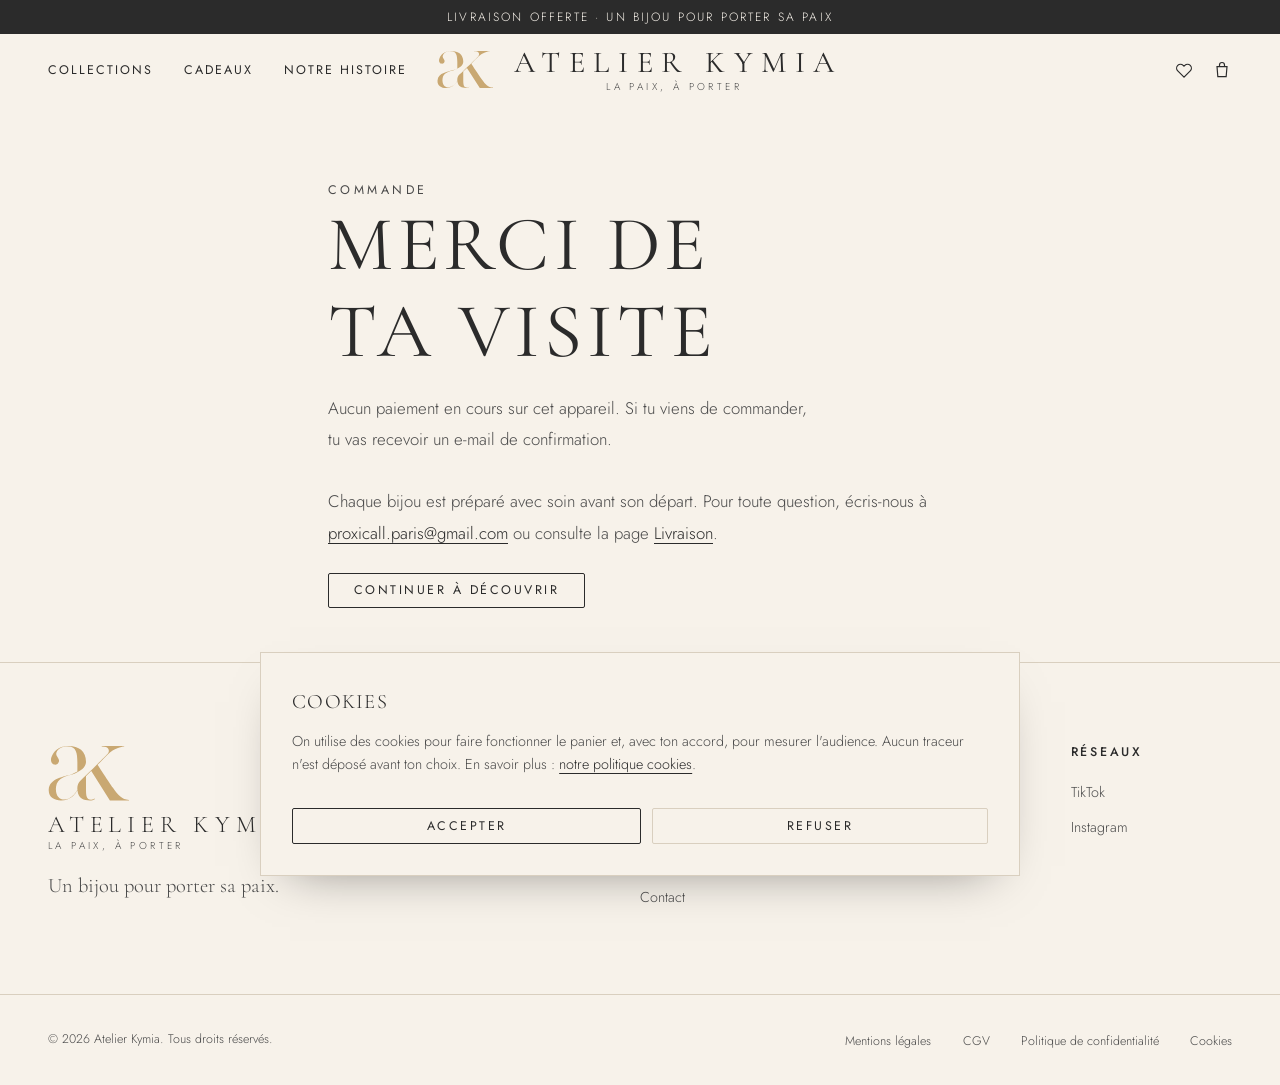
<file: merci.html>
<!DOCTYPE html>
<html lang="fr">
<head>
  <meta charset="UTF-8" />
  <meta name="viewport" content="width=device-width, initial-scale=1" />
  <meta name="theme-color" content="#F7F2EA" />
  <title>Merci pour ta commande — Atelier Kymia</title>
  <meta name="description" content="Ta commande Atelier Kymia est confirmée." />
  <meta name="robots" content="noindex, nofollow" />
  <link rel="icon" type="image/svg+xml" href="/assets/favicon.svg" />
  <link rel="preconnect" href="https://fonts.googleapis.com" />
  <link rel="preconnect" href="https://fonts.gstatic.com" crossorigin />
  <link rel="preload" as="style"
    href="https://fonts.googleapis.com/css2?family=Cormorant+Garamond:wght@300;400;500&family=Jost:wght@300;400;500&display=swap" />
  <link rel="stylesheet"
    href="https://fonts.googleapis.com/css2?family=Cormorant+Garamond:wght@300;400;500&family=Jost:wght@300;400;500&display=swap"
    media="print" onload="this.media='all'" />
  <noscript>
    <link rel="stylesheet" href="https://fonts.googleapis.com/css2?family=Cormorant+Garamond:wght@300;400;500&family=Jost:wght@300;400;500&display=swap" />
  </noscript>
  <style>
    :root{--ivoire:#F7F2EA;--encre:#2B2B2B;--encre-douce:#4A4A4A;--bordure:#D9CFBF;--or:#C9A45C;--header-h:72px;--font-titre:"Cormorant Garamond",Georgia,serif;--font-texte:"Jost",system-ui,sans-serif}
    *{box-sizing:border-box}body{margin:0;background:var(--ivoire);color:var(--encre);font-family:var(--font-texte)}
    img,svg{display:block;max-width:100%}button{font:inherit;background:none;border:0;cursor:pointer}a{color:inherit;text-decoration:none}
    .annonce{background:var(--encre);color:var(--ivoire);text-align:center;padding-block:.55rem}
    .annonce p{font-size:12px;letter-spacing:.18em;text-transform:uppercase;margin:0}
    .header{position:sticky;top:0;z-index:100;background:var(--ivoire)}
    .header__inner{display:grid;grid-template-columns:1fr auto 1fr;align-items:center;gap:1rem;min-height:var(--header-h)}
    .container{width:100%;max-width:1280px;margin-inline:auto;padding-inline:clamp(1rem,5vw,3rem)}
    .header__logo-titre{font-family:var(--font-titre);letter-spacing:.28em;text-transform:uppercase}
    h1,h2{font-family:var(--font-titre);font-weight:400;text-transform:uppercase;letter-spacing:.06em;line-height:1.12}
    .skip-link{position:absolute;top:-100%;left:1rem;background:var(--encre);color:var(--ivoire);padding:.75rem 1.25rem;z-index:999}
    .skip-link:focus{top:1rem}
  </style>
  <link rel="stylesheet" href="/css/style.css" />
</head>
<body>
  <a class="skip-link" href="#contenu">Aller au contenu</a>

  <div class="annonce" role="region" aria-label="Information de livraison">
    <p>Livraison offerte &middot; Un bijou pour porter sa paix</p>
  </div>

  <header class="header" id="header" data-header>
    <div class="header__inner container">
      <button type="button" class="header__burger" id="ouvrir-menu"
        aria-label="Ouvrir le menu" aria-expanded="false" aria-controls="panneau-mobile">
        <svg class="icone" width="22" height="22" viewBox="0 0 24 24" fill="none"
          stroke="currentColor" stroke-width="1.4" aria-hidden="true" focusable="false">
          <line x1="3" y1="7" x2="21" y2="7" />
          <line x1="3" y1="12" x2="21" y2="12" />
          <line x1="3" y1="17" x2="21" y2="17" />
        </svg>
      </button>
      <nav class="header__nav header__nav--gauche" aria-label="Navigation principale">
        <ul class="nav-principal" role="list">
          <li class="nav-principal__item"><a class="nav-principal__lien" href="/collection.html">Collections</a></li>
          <li class="nav-principal__item"><a class="nav-principal__lien" href="/collection.html?temps=cadeaux">Cadeaux</a></li>
          <li class="nav-principal__item"><a class="nav-principal__lien" href="/notre-histoire.html">Notre histoire</a></li>
        </ul>
      </nav>
      <a class="header__logo" href="/index.html" aria-label="Atelier Kymia, accueil">
        <img class="header__logo-mono" src="/assets/logo-ak.svg" alt="" width="477" height="328" />
        <span class="header__logo-texte">
          <span class="header__logo-titre">Atelier Kymia</span>
          <span class="header__logo-sous">la paix, à porter</span>
        </span>
      </a>
      <div class="header__actions">
        <a class="header__action" href="/panier.html?vue=wishlist" aria-label="Voir ma liste de souhaits">
          <svg class="icone" width="20" height="20" viewBox="0 0 24 24" fill="none"
            stroke="currentColor" stroke-width="1.4" aria-hidden="true" focusable="false">
            <path d="M12 20.5 4.5 13a4.6 4.6 0 0 1 0-6.5 4.6 4.6 0 0 1 6.5 0l1 1 1-1a4.6 4.6 0 0 1 6.5 0 4.6 4.6 0 0 1 0 6.5Z" />
          </svg>
        </a>
        <a class="header__action header__action--panier" href="/panier.html" aria-label="Voir mon panier">
          <svg class="icone" width="20" height="20" viewBox="0 0 24 24" fill="none"
            stroke="currentColor" stroke-width="1.4" aria-hidden="true" focusable="false">
            <path d="M6 8h12l-1 12H7Z" />
            <path d="M9 8V6a3 3 0 0 1 6 0v2" />
          </svg>
          <span class="pastille" data-pastille-panier hidden aria-hidden="true">0</span>
          <span class="sr-only" data-libelle-panier>0 article dans le panier</span>
        </a>
      </div>
    </div>
  </header>

  <div class="panneau-mobile" id="panneau-mobile" data-panneau-mobile
    role="dialog" aria-modal="true" aria-label="Menu" hidden>
    <div class="panneau-mobile__entete">
      <span class="panneau-mobile__titre">Atelier Kymia</span>
      <button type="button" class="panneau-mobile__fermer" id="fermer-menu" aria-label="Fermer le menu">
        <svg class="icone" width="22" height="22" viewBox="0 0 24 24" fill="none"
          stroke="currentColor" stroke-width="1.4" aria-hidden="true" focusable="false">
          <line x1="5" y1="5" x2="19" y2="19" />
          <line x1="19" y1="5" x2="5" y2="19" />
        </svg>
      </button>
    </div>
    <nav class="panneau-mobile__nav" aria-label="Navigation mobile">
      <ul class="panneau-mobile__liste" role="list">
        <li><a class="panneau-mobile__lien" href="/collection.html">Collections</a></li>
        <li><a class="panneau-mobile__lien" href="/collection.html?temps=cadeaux">Cadeaux</a></li>
        <li><a class="panneau-mobile__lien" href="/notre-histoire.html">Notre histoire</a></li>
      </ul>
    </nav>
  </div>

  <div class="voile" data-voile hidden></div>

  <main id="contenu" tabindex="-1">
    <section class="section section--serre">
      <div class="container page-legale">
        <div class="entete-section">
          <p class="surtitre" data-merci-surtitre>Commande</p>
          <h1 data-merci-titre>Merci pour ta commande</h1>
          <p class="entete-section__intro" data-merci-texte role="status" aria-live="polite">
            Vérification de ton paiement…
          </p>
        </div>

        <p>
          Chaque bijou est préparé avec soin avant son départ. Pour toute question,
          écris-nous à <a class="lien" href="mailto:proxicall.paris@gmail.com">proxicall.paris@gmail.com</a> ou consulte la page
          <a class="lien" href="/livraison.html">Livraison</a>.
        </p>
        <p style="margin-top:1.5rem">
          <a class="btn" href="/collection.html">Continuer à découvrir</a>
        </p>
      </div>
    </section>
  </main>

  <footer class="footer" aria-label="Pied de page">
    <div class="container footer__haut">
      <div class="footer__marque">
        <a class="footer__logo" href="/index.html" aria-label="Atelier Kymia, accueil">
          <img class="footer__logo-mono" src="/assets/logo-ak.svg" alt="" width="477" height="328" loading="lazy" />
          <span class="footer__logo-titre">Atelier Kymia</span>
          <span class="footer__logo-sous">la paix, à porter</span>
        </a>
        <p class="footer__slogan">Un bijou pour porter sa paix.</p>
      </div>
      <nav class="footer__colonne" aria-label="Boutique">
        <h2 class="footer__titre">Boutique</h2>
        <ul class="footer__liste" role="list">
          <li><a href="/collection.html?c=douceurs">Les Douceurs</a></li>
          <li><a href="/collection.html?c=eclats">Les Éclats</a></li>
          <li><a href="/collection.html?c=couleurs">Les Couleurs</a></li>
        </ul>
      </nav>
      <nav class="footer__colonne" aria-label="Infos pratiques">
        <h2 class="footer__titre">Infos</h2>
        <ul class="footer__liste" role="list">
          <li><a href="/livraison.html">Livraison</a></li>
          <li><a href="/retours.html">Retours et échanges</a></li>
          <li><a href="/cookies.html">Cookies</a></li>
          <li><a href="/contact.html">Contact</a></li>
        </ul>
      </nav>
      <nav class="footer__colonne" aria-label="La marque">
        <h2 class="footer__titre">La marque</h2>
        <ul class="footer__liste" role="list">
          <li><a href="/notre-histoire.html">Notre histoire</a></li>
          <li><a href="/contact.html">Contact</a></li>
        </ul>
      </nav>
      <nav class="footer__colonne" aria-label="Réseaux sociaux">
        <h2 class="footer__titre">Réseaux</h2>
        <ul class="footer__liste" role="list">
          <li><a href="https://www.tiktok.com/" rel="noopener" target="_blank">TikTok<span class="sr-only"> (nouvel onglet)</span></a></li>
          <li><a href="https://www.instagram.com/" rel="noopener" target="_blank">Instagram<span class="sr-only"> (nouvel onglet)</span></a></li>
        </ul>
      </nav>
    </div>
    <div class="footer__bas">
      <div class="container footer__bas-inner">
        <p class="footer__copie">&copy; <span data-annee></span> Atelier Kymia. Tous droits réservés.</p>
        <ul class="footer__legal" role="list">
          <li><a href="/mentions-legales.html">Mentions légales</a></li>
          <li><a href="/cgv.html">CGV</a></li>
          <li><a href="/confidentialite.html">Politique de confidentialité</a></li>
          <li><a href="/cookies.html">Cookies</a></li>
        </ul>
      </div>
    </div>
  </footer>

  <div class="banniere-cookies" data-banniere-cookies role="region"
    aria-label="Consentement aux cookies" hidden>
    <p class="banniere-cookies__titre">Cookies</p>
    <p class="banniere-cookies__texte">
      On utilise des cookies pour faire fonctionner le panier et, avec ton accord,
      pour mesurer l'audience. Aucun traceur n'est déposé avant ton choix. En savoir
      plus : <a href="/cookies.html">notre politique cookies</a>.
    </p>
    <div class="banniere-cookies__actions">
      <button type="button" class="btn" data-cookies-accepter>Accepter</button>
      <button type="button" class="btn btn--ghost" data-cookies-refuser>Refuser</button>
    </div>
  </div>

  <script>
    /* Retour de Mollie : on vérifie le statut du paiement avant de confirmer
       la commande, et on ne vide le panier que s'il est réellement payé. */
    (async () => {
      const surtitre = document.querySelector("[data-merci-surtitre]");
      const titre = document.querySelector("[data-merci-titre]");
      const texte = document.querySelector("[data-merci-texte]");
      const afficher = (s, t, p) => {
        surtitre.textContent = s;
        titre.textContent = t;
        texte.innerHTML = p;
      };

      let id = null;
      try { id = JSON.parse(localStorage.getItem("kymia.paiement")); } catch (_) {}
      if (!id) {
        afficher("Commande", "Merci de ta visite",
          "Aucun paiement en cours sur cet appareil. Si tu viens de commander, " +
          "tu vas recevoir un e-mail de confirmation.");
        return;
      }

      let statut = null;
      try {
        const r = await fetch("/api/statut?id=" + encodeURIComponent(id));
        statut = (await r.json()).statut;
      } catch (_) {}

      if (statut === "paid" || statut === "authorized") {
        try {
          localStorage.removeItem("kymia.panier");
          localStorage.removeItem("kymia.paiement");
        } catch (_) {}
        afficher("Commande confirmée", "Merci pour ta commande",
          "Ton paiement est bien reçu. Tu vas recevoir un e-mail de confirmation " +
          "avec le récapitulatif de ta commande.");
      } else if (statut === "open" || statut === "pending") {
        afficher("Paiement en attente", "Ton paiement est en cours",
          "Ton paiement n'est pas encore validé. Recharge cette page dans quelques instants.");
      } else if (statut) {
        afficher("Paiement non abouti", "Ta commande n'a pas été payée",
          'Aucun montant n\'a été débité. Ton panier est conservé : ' +
          '<a class="lien" href="/panier.html">retourner au panier</a>.');
      } else {
        afficher("Commande", "Vérification impossible",
          "Nous n'avons pas pu vérifier ton paiement. Si tu as été débité, " +
          "écris-nous : nous retrouverons ta commande.");
      }
    })();
  </script>
  <script src="/js/main.js" defer></script>
  <script src="/js/cart.js" defer></script>
  <script src="/js/cookies.js" defer></script>
</body>
</html>
</file>
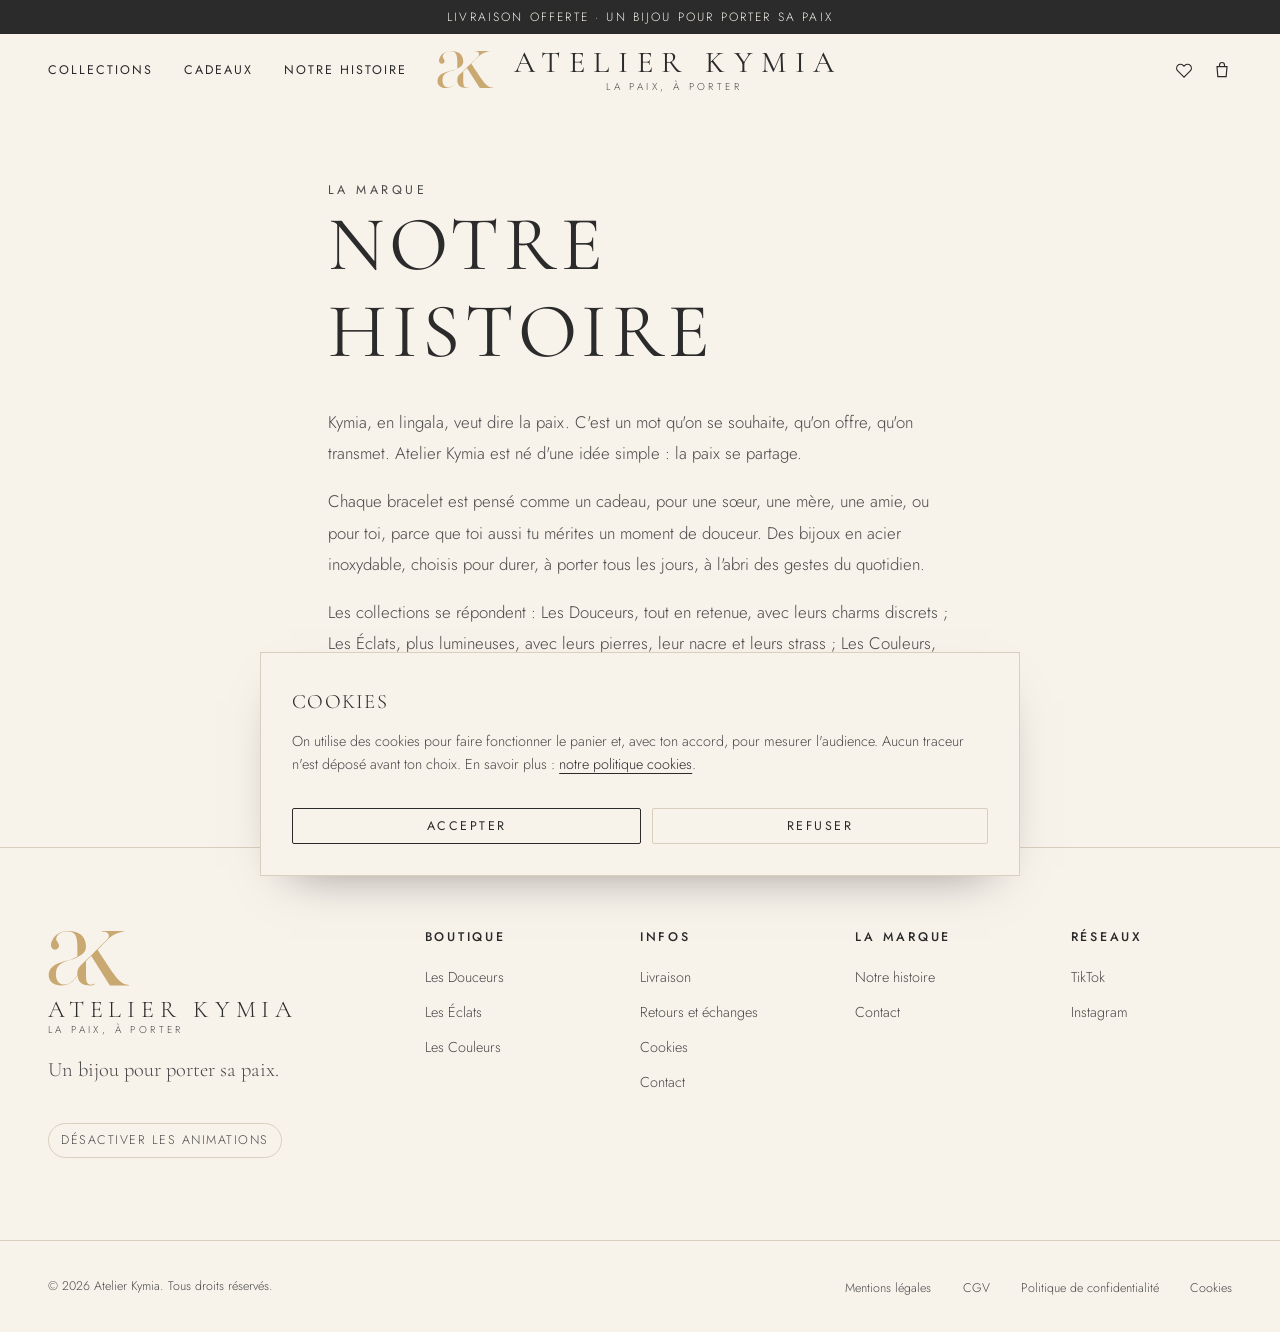
<file: notre-histoire.html>
<!DOCTYPE html>
<html lang="fr">
<head>
  <meta charset="UTF-8" />
  <meta name="viewport" content="width=device-width, initial-scale=1" />
  <meta name="theme-color" content="#F7F2EA" />
  <title>Notre histoire — Atelier Kymia</title>
  <meta name="description" content="L'histoire de Kymia : un mot qui veut dire la paix, des bracelets en acier inoxydable pensés comme des cadeaux à offrir." />
  <link rel="canonical" href="https://www.atelier-kymia.com/notre-histoire.html" />
  <link rel="icon" type="image/svg+xml" href="/assets/favicon.svg" />
  <meta property="og:type" content="website" />
  <meta property="og:site_name" content="Atelier Kymia" />
  <meta property="og:locale" content="fr_FR" />
  <meta property="og:title" content="Notre histoire — Atelier Kymia" />
  <meta property="og:description" content="Kymia, en lingala, veut dire la paix. Des bracelet en acier inoxydable pensés comme des cadeaux." />
  <meta property="og:image" content="https://www.atelier-kymia.com/assets/img/histoire.jpg" />
  <meta name="twitter:card" content="summary_large_image" />
  <meta name="twitter:title" content="Notre histoire — Atelier Kymia" />
  <meta name="twitter:image" content="https://www.atelier-kymia.com/assets/img/histoire.jpg" />
  <link rel="preconnect" href="https://fonts.googleapis.com" />
  <link rel="preconnect" href="https://fonts.gstatic.com" crossorigin />
  <link rel="preload" as="style"
    href="https://fonts.googleapis.com/css2?family=Cormorant+Garamond:wght@300;400;500&family=Jost:wght@300;400;500&display=swap" />
  <link rel="stylesheet"
    href="https://fonts.googleapis.com/css2?family=Cormorant+Garamond:wght@300;400;500&family=Jost:wght@300;400;500&display=swap"
    media="print" onload="this.media='all'" />
  <noscript>
    <link rel="stylesheet" href="https://fonts.googleapis.com/css2?family=Cormorant+Garamond:wght@300;400;500&family=Jost:wght@300;400;500&display=swap" />
  </noscript>
  <style>
    :root{--ivoire:#F7F2EA;--encre:#2B2B2B;--encre-douce:#4A4A4A;--bordure:#D9CFBF;--or:#C9A45C;--header-h:72px;--font-titre:"Cormorant Garamond",Georgia,serif;--font-texte:"Jost",system-ui,sans-serif}
    *{box-sizing:border-box}body{margin:0;background:var(--ivoire);color:var(--encre);font-family:var(--font-texte)}
    img,svg{display:block;max-width:100%}button{font:inherit;background:none;border:0;cursor:pointer}a{color:inherit;text-decoration:none}
    .annonce{background:var(--encre);color:var(--ivoire);text-align:center;padding-block:.55rem}
    .annonce p{font-size:12px;letter-spacing:.18em;text-transform:uppercase;margin:0}
    .header{position:sticky;top:0;z-index:100;background:var(--ivoire)}
    .header__inner{display:grid;grid-template-columns:1fr auto 1fr;align-items:center;gap:1rem;min-height:var(--header-h)}
    .container{width:100%;max-width:1280px;margin-inline:auto;padding-inline:clamp(1rem,5vw,3rem)}
    .header__logo-titre{font-family:var(--font-titre);letter-spacing:.28em;text-transform:uppercase}
    h1,h2{font-family:var(--font-titre);font-weight:400;text-transform:uppercase;letter-spacing:.06em;line-height:1.12}
    .skip-link{position:absolute;top:-100%;left:1rem;background:var(--encre);color:var(--ivoire);padding:.75rem 1.25rem;z-index:999}
    .skip-link:focus{top:1rem}
  </style>
  <link rel="stylesheet" href="/css/style.css" />
</head>
<body>
  <a class="skip-link" href="#contenu">Aller au contenu</a>

  <div class="annonce" role="region" aria-label="Information de livraison">
    <p>Livraison offerte &middot; Un bijou pour porter sa paix</p>
  </div>

  <header class="header" id="header" data-header>
    <div class="header__inner container">
      <button type="button" class="header__burger" id="ouvrir-menu"
        aria-label="Ouvrir le menu" aria-expanded="false" aria-controls="panneau-mobile">
        <svg class="icone" width="22" height="22" viewBox="0 0 24 24" fill="none"
          stroke="currentColor" stroke-width="1.4" aria-hidden="true" focusable="false">
          <line x1="3" y1="7" x2="21" y2="7" />
          <line x1="3" y1="12" x2="21" y2="12" />
          <line x1="3" y1="17" x2="21" y2="17" />
        </svg>
      </button>
      <nav class="header__nav header__nav--gauche" aria-label="Navigation principale">
        <ul class="nav-principal" role="list">
          <li class="nav-principal__item"><a class="nav-principal__lien" href="/collection.html">Collections</a></li>
          <li class="nav-principal__item"><a class="nav-principal__lien" href="/collection.html?temps=cadeaux">Cadeaux</a></li>
          <li class="nav-principal__item"><a class="nav-principal__lien" href="/notre-histoire.html" aria-current="page">Notre histoire</a></li>
        </ul>
      </nav>
      <a class="header__logo" href="/index.html" aria-label="Atelier Kymia, accueil">
        <img class="header__logo-mono" src="/assets/logo-ak.svg" alt="" width="477" height="328" />
        <span class="header__logo-texte">
          <span class="header__logo-titre">Atelier Kymia</span>
          <span class="header__logo-sous">la paix, à porter</span>
        </span>
      </a>
      <div class="header__actions">
        <a class="header__action" href="/panier.html?vue=wishlist" aria-label="Voir ma liste de souhaits">
          <svg class="icone" width="20" height="20" viewBox="0 0 24 24" fill="none"
            stroke="currentColor" stroke-width="1.4" aria-hidden="true" focusable="false">
            <path d="M12 20.5 4.5 13a4.6 4.6 0 0 1 0-6.5 4.6 4.6 0 0 1 6.5 0l1 1 1-1a4.6 4.6 0 0 1 6.5 0 4.6 4.6 0 0 1 0 6.5Z" />
          </svg>
        </a>
        <a class="header__action header__action--panier" href="/panier.html" aria-label="Voir mon panier">
          <svg class="icone" width="20" height="20" viewBox="0 0 24 24" fill="none"
            stroke="currentColor" stroke-width="1.4" aria-hidden="true" focusable="false">
            <path d="M6 8h12l-1 12H7Z" />
            <path d="M9 8V6a3 3 0 0 1 6 0v2" />
          </svg>
          <span class="pastille" data-pastille-panier hidden aria-hidden="true">0</span>
          <span class="sr-only" data-libelle-panier>0 article dans le panier</span>
        </a>
      </div>
    </div>
  </header>

  <div class="panneau-mobile" id="panneau-mobile" data-panneau-mobile
    role="dialog" aria-modal="true" aria-label="Menu" hidden>
    <div class="panneau-mobile__entete">
      <span class="panneau-mobile__titre">Atelier Kymia</span>
      <button type="button" class="panneau-mobile__fermer" id="fermer-menu" aria-label="Fermer le menu">
        <svg class="icone" width="22" height="22" viewBox="0 0 24 24" fill="none"
          stroke="currentColor" stroke-width="1.4" aria-hidden="true" focusable="false">
          <line x1="5" y1="5" x2="19" y2="19" />
          <line x1="19" y1="5" x2="5" y2="19" />
        </svg>
      </button>
    </div>
    <nav class="panneau-mobile__nav" aria-label="Navigation mobile">
      <ul class="panneau-mobile__liste" role="list">
        <li><a class="panneau-mobile__lien" href="/collection.html">Collections</a></li>
        <li><a class="panneau-mobile__lien panneau-mobile__lien--sous" href="/collection.html?c=douceurs">Les Douceurs</a></li>
        <li><a class="panneau-mobile__lien panneau-mobile__lien--sous" href="/collection.html?c=eclats">Les Éclats</a></li>
        <li><a class="panneau-mobile__lien panneau-mobile__lien--sous" href="/collection.html?c=couleurs">Les Couleurs</a></li>
        <li><a class="panneau-mobile__lien" href="/collection.html?temps=cadeaux">Cadeaux</a></li>
        <li><a class="panneau-mobile__lien" href="/notre-histoire.html" aria-current="page">Notre histoire</a></li>
      </ul>
    </nav>
  </div>

  <div class="voile" data-voile hidden></div>

  <main id="contenu" tabindex="-1">
    <section class="section section--serre">
      <div class="container page-legale">
        <div class="entete-section">
          <p class="surtitre">La marque</p>
          <h1>Notre histoire</h1>
        </div>

        <p>
          Kymia, en lingala, veut dire la paix. C'est un mot qu'on se souhaite, qu'on
          offre, qu'on transmet. Atelier Kymia est né d'une idée simple : la paix se
          partage.
        </p>

        <p>
          Chaque bracelet est pensé comme un cadeau, pour une sœur, une mère, une amie,
          ou pour toi, parce que toi aussi tu mérites un moment de douceur. Des bijoux
          en acier inoxydable, choisis pour durer, à porter tous les jours, à l'abri
          des gestes du quotidien.
        </p>

        <p>
          Les collections se répondent : Les Douceurs, tout en retenue, avec leurs
          charms discrets ; Les Éclats, plus lumineuses, avec leurs pierres, leur nacre
          et leurs strass ; Les Couleurs, des joncs émaillés à porter sans y penser.
        </p>

        <p>
          <strong>Un bijou pour porter sa paix.</strong>
        </p>

        <p class="histoire__cta">
          <a class="btn btn--ghost" href="/collection.html">Découvrir les collections</a>
        </p>
      </div>
    </section>
  </main>

  <footer class="footer" aria-label="Pied de page">
    <div class="container footer__haut">
      <div class="footer__marque">
        <a class="footer__logo" href="/index.html" aria-label="Atelier Kymia, accueil">
          <img class="footer__logo-mono" src="/assets/logo-ak.svg" alt="" width="477" height="328" loading="lazy" />
          <span class="footer__logo-titre">Atelier Kymia</span>
          <span class="footer__logo-sous">la paix, à porter</span>
        </a>
        <p class="footer__slogan">Un bijou pour porter sa paix.</p>
        <button type="button" class="footer__motion" data-toggle-motion aria-pressed="false">
          Désactiver les animations
        </button>
      </div>
      <nav class="footer__colonne" aria-label="Boutique">
        <h2 class="footer__titre">Boutique</h2>
        <ul class="footer__liste" role="list">
          <li><a href="/collection.html?c=douceurs">Les Douceurs</a></li>
          <li><a href="/collection.html?c=eclats">Les Éclats</a></li>
          <li><a href="/collection.html?c=couleurs">Les Couleurs</a></li>
        </ul>
      </nav>
      <nav class="footer__colonne" aria-label="Infos pratiques">
        <h2 class="footer__titre">Infos</h2>
        <ul class="footer__liste" role="list">
          <li><a href="/livraison.html">Livraison</a></li>
          <li><a href="/retours.html">Retours et échanges</a></li>
          <li><a href="/cookies.html">Cookies</a></li>
          <li><a href="/contact.html">Contact</a></li>
        </ul>
      </nav>
      <nav class="footer__colonne" aria-label="La marque">
        <h2 class="footer__titre">La marque</h2>
        <ul class="footer__liste" role="list">
          <li><a href="/notre-histoire.html">Notre histoire</a></li>
          <li><a href="/contact.html">Contact</a></li>
        </ul>
      </nav>
      <nav class="footer__colonne" aria-label="Réseaux sociaux">
        <h2 class="footer__titre">Réseaux</h2>
        <ul class="footer__liste" role="list">
          <li><a href="https://www.tiktok.com/" rel="noopener" target="_blank">TikTok<span class="sr-only"> (nouvel onglet)</span></a></li>
          <li><a href="https://www.instagram.com/" rel="noopener" target="_blank">Instagram<span class="sr-only"> (nouvel onglet)</span></a></li>
        </ul>
      </nav>
    </div>
    <div class="footer__bas">
      <div class="container footer__bas-inner">
        <p class="footer__copie">&copy; <span data-annee></span> Atelier Kymia. Tous droits réservés.</p>
        <ul class="footer__legal" role="list">
          <li><a href="/mentions-legales.html">Mentions légales</a></li>
          <li><a href="/cgv.html">CGV</a></li>
          <li><a href="/confidentialite.html">Politique de confidentialité</a></li>
          <li><a href="/cookies.html">Cookies</a></li>
        </ul>
      </div>
    </div>
  </footer>

  <div class="banniere-cookies" data-banniere-cookies role="region"
    aria-label="Consentement aux cookies" hidden>
    <p class="banniere-cookies__titre">Cookies</p>
    <p class="banniere-cookies__texte">
      On utilise des cookies pour faire fonctionner le panier et, avec ton accord,
      pour mesurer l'audience. Aucun traceur n'est déposé avant ton choix. En savoir
      plus : <a href="/cookies.html">notre politique cookies</a>.
    </p>
    <div class="banniere-cookies__actions">
      <button type="button" class="btn" data-cookies-accepter>Accepter</button>
      <button type="button" class="btn btn--ghost" data-cookies-refuser>Refuser</button>
    </div>
  </div>

  <script src="/js/main.js" defer></script>
  <script src="/js/cookies.js" defer></script>
</body>
</html>
</file>
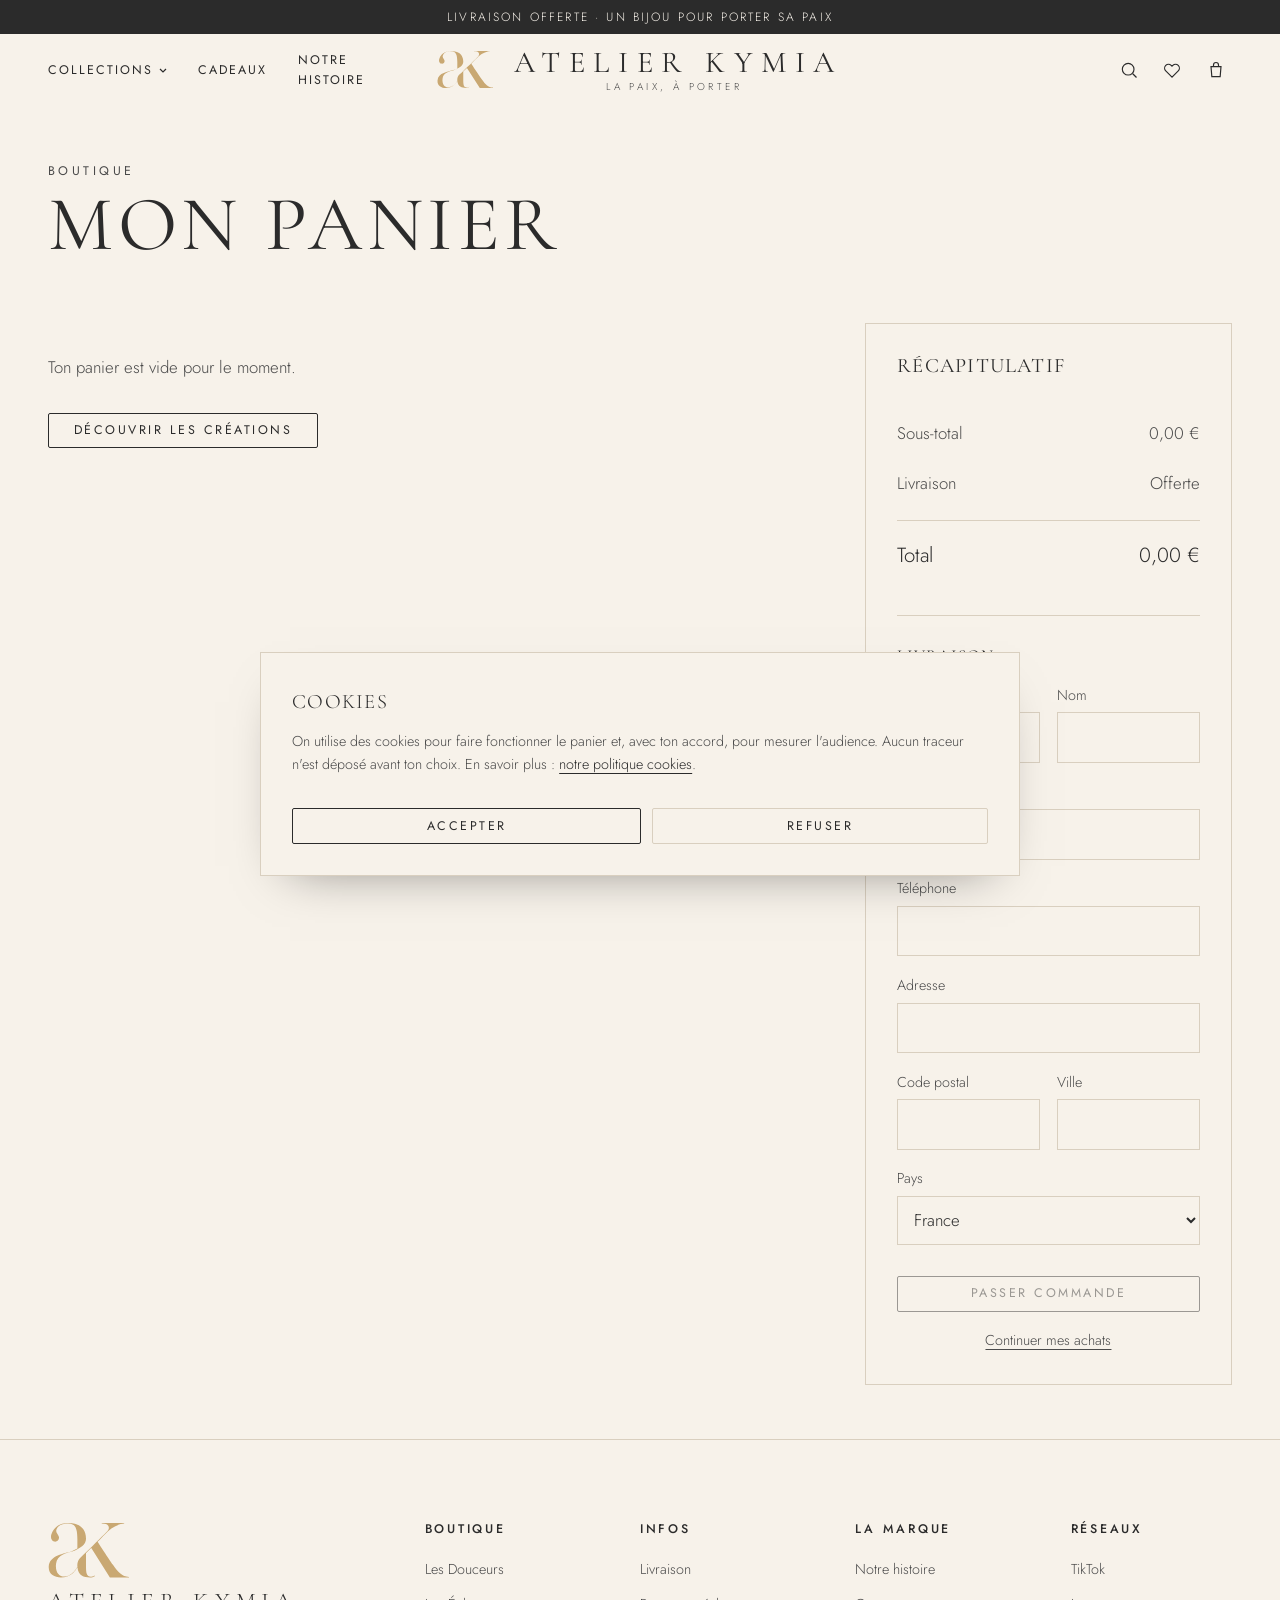
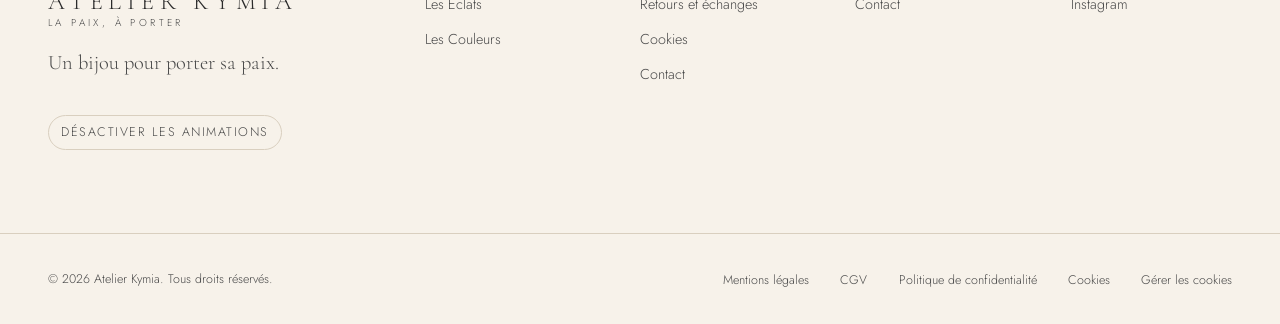
<file: panier.html>
<!DOCTYPE html>
<html lang="fr">
<head>
  <meta charset="UTF-8" />
  <meta name="viewport" content="width=device-width, initial-scale=1" />
  <meta name="theme-color" content="#F7F2EA" />

  <!-- SEO -->
  <title>Mon panier — Atelier Kymia</title>
  <meta name="description" content="Ton panier Atelier Kymia : bracelets en acier inoxydable, livraison offerte." />
  <meta name="robots" content="noindex" />
  <link rel="canonical" href="https://www.atelier-kymia.com/panier.html" />

  <!-- Favicon -->
  <link rel="icon" type="image/svg+xml" href="/assets/favicon.svg" />

  <!-- Open Graph -->
  <meta property="og:type" content="website" />
  <meta property="og:site_name" content="Atelier Kymia" />
  <meta property="og:locale" content="fr_FR" />
  <meta property="og:title" content="Mon panier — Atelier Kymia" />
  <meta property="og:description" content="Les Douceurs, Les Éclats, Les Couleurs : des bracelets en acier inoxydable, un bijou pour porter sa paix." />
  <meta property="og:url" content="https://www.atelier-kymia.com/panier.html" />
  <meta property="og:image" content="https://www.atelier-kymia.com/assets/img/collection-douceurs.jpg" />

  <!-- Twitter -->
  <meta name="twitter:card" content="summary_large_image" />
  <meta name="twitter:title" content="Mon panier — Atelier Kymia" />
  <meta name="twitter:description" content="Bracelets en acier inoxydable : Les Douceurs, Les Éclats, Les Couleurs." />
  <meta name="twitter:image" content="https://www.atelier-kymia.com/assets/img/collection-douceurs.jpg" />

  <!-- Polices : preconnect + preload -->
  <link rel="preconnect" href="https://fonts.googleapis.com" />
  <link rel="preconnect" href="https://fonts.gstatic.com" crossorigin />
  <link
    rel="preload"
    as="style"
    href="https://fonts.googleapis.com/css2?family=Cormorant+Garamond:wght@300;400;500&family=Jost:wght@300;400;500&display=swap" />
  <link
    rel="stylesheet"
    href="https://fonts.googleapis.com/css2?family=Cormorant+Garamond:wght@300;400;500&family=Jost:wght@300;400;500&display=swap"
    media="print" onload="this.media='all'" />
  <noscript>
    <link rel="stylesheet" href="https://fonts.googleapis.com/css2?family=Cormorant+Garamond:wght@300;400;500&family=Jost:wght@300;400;500&display=swap" />
  </noscript>

  <!-- CSS critique (header + titres) inline -->
  <style>
    :root{--ivoire:#F7F2EA;--encre:#2B2B2B;--encre-douce:#4A4A4A;--bordure:#D9CFBF;--or:#C9A45C;--header-h:72px;--font-titre:"Cormorant Garamond",Georgia,serif;--font-texte:"Jost",system-ui,sans-serif}
    *{box-sizing:border-box}body{margin:0;background:var(--ivoire);color:var(--encre);font-family:var(--font-texte)}
    img,svg{display:block;max-width:100%}button{font:inherit;background:none;border:0;cursor:pointer}a{color:inherit;text-decoration:none}
    .annonce{background:var(--encre);color:var(--ivoire);text-align:center;padding-block:.55rem}
    .annonce p{font-size:12px;letter-spacing:.18em;text-transform:uppercase;margin:0}
    .header{position:sticky;top:0;z-index:100;background:var(--ivoire)}
    .header__inner{display:grid;grid-template-columns:1fr auto 1fr;align-items:center;gap:1rem;min-height:var(--header-h)}
    .container{width:100%;max-width:1280px;margin-inline:auto;padding-inline:clamp(1rem,5vw,3rem)}
    .header__logo-titre{font-family:var(--font-titre);letter-spacing:.28em;text-transform:uppercase}
    h1,h2{font-family:var(--font-titre);font-weight:400;text-transform:uppercase;letter-spacing:.06em;line-height:1.12}
    .skip-link{position:absolute;top:-100%;left:1rem;background:var(--encre);color:var(--ivoire);padding:.75rem 1.25rem;z-index:999}
    .skip-link:focus{top:1rem}
  </style>

  <link rel="stylesheet" href="/css/style.css" />
</head>
<body>
  <a class="skip-link" href="#contenu">Aller au contenu</a>

  <!-- Barre d'annonce -->
  <div class="annonce" role="region" aria-label="Information de livraison">
    <p>Livraison offerte &middot; Un bijou pour porter sa paix</p>
  </div>

  <!-- Header -->
  <header class="header" id="header" data-header>
    <div class="header__inner container">
      <button type="button" class="header__burger" id="ouvrir-menu"
        aria-label="Ouvrir le menu" aria-expanded="false" aria-controls="panneau-mobile">
        <svg class="icone" width="22" height="22" viewBox="0 0 24 24" fill="none"
          stroke="currentColor" stroke-width="1.4" aria-hidden="true" focusable="false">
          <line x1="3" y1="7" x2="21" y2="7" />
          <line x1="3" y1="12" x2="21" y2="12" />
          <line x1="3" y1="17" x2="21" y2="17" />
        </svg>
      </button>

      <nav class="header__nav header__nav--gauche" aria-label="Navigation principale">
        <ul class="nav-principal" role="list">
          <li class="nav-principal__item mega-parent">
            <a class="nav-principal__lien" href="/collection.html">
              Collections
              <svg class="icone icone--petite" width="10" height="10" viewBox="0 0 10 10"
                fill="none" stroke="currentColor" stroke-width="1.2" aria-hidden="true" focusable="false">
                <polyline points="2,4 5,7 8,4" />
              </svg>
            </a>
            <div class="mega" role="group" aria-label="Collections">
              <div class="mega__inner container">
                <ul class="mega__liste" role="list">
                  <li class="mega__item">
                    <a class="mega__lien" href="/collection.html?c=douceurs">
                      <span class="mega__nom">Les Douceurs</span>
                      <span class="mega__desc">Bracelets à charms, tout en retenue.</span>
                    </a>
                  </li>
                  <li class="mega__item">
                    <a class="mega__lien" href="/collection.html?c=eclats">
                      <span class="mega__nom">Les Éclats</span>
                      <span class="mega__desc">Joncs rigides, pierres, nacre et strass.</span>
                    </a>
                  </li>
                  <li class="mega__item">
                    <a class="mega__lien" href="/collection.html?c=couleurs">
                      <span class="mega__nom">Les Couleurs</span>
                      <span class="mega__desc">Joncs émaillés, à porter tous les jours.</span>
                    </a>
                  </li>
                </ul>
              </div>
            </div>
          </li>
          <li class="nav-principal__item">
            <a class="nav-principal__lien" href="/collection.html?temps=cadeaux">Cadeaux</a>
          </li>
          <li class="nav-principal__item">
            <a class="nav-principal__lien" href="/notre-histoire.html">Notre histoire</a>
          </li>
        </ul>
      </nav>

      <a class="header__logo" href="/index.html" aria-label="Atelier Kymia, accueil">
        <img class="header__logo-mono" src="/assets/logo-ak.svg" alt="" width="477" height="328" />
        <span class="header__logo-texte">
          <span class="header__logo-titre">Atelier Kymia</span>
          <span class="header__logo-sous">la paix, à porter</span>
        </span>
      </a>

      <div class="header__actions">
        <button type="button" class="header__action" id="ouvrir-recherche"
          aria-label="Ouvrir la recherche" aria-expanded="false" aria-controls="recherche">
          <svg class="icone" width="20" height="20" viewBox="0 0 24 24" fill="none"
            stroke="currentColor" stroke-width="1.4" aria-hidden="true" focusable="false">
            <circle cx="11" cy="11" r="7" />
            <line x1="16.5" y1="16.5" x2="21" y2="21" />
          </svg>
        </button>
        <a class="header__action" href="/panier.html?vue=wishlist" aria-label="Voir ma liste de souhaits">
          <svg class="icone" width="20" height="20" viewBox="0 0 24 24" fill="none"
            stroke="currentColor" stroke-width="1.4" aria-hidden="true" focusable="false">
            <path d="M12 20.5 4.5 13a4.6 4.6 0 0 1 0-6.5 4.6 4.6 0 0 1 6.5 0l1 1 1-1a4.6 4.6 0 0 1 6.5 0 4.6 4.6 0 0 1 0 6.5Z" />
          </svg>
        </a>
        <button type="button" class="header__action header__action--panier"
          data-ouvrir-panier aria-label="Voir mon panier">
          <svg class="icone" width="20" height="20" viewBox="0 0 24 24" fill="none"
            stroke="currentColor" stroke-width="1.4" aria-hidden="true" focusable="false">
            <path d="M6 8h12l-1 12H7Z" />
            <path d="M9 8V6a3 3 0 0 1 6 0v2" />
          </svg>
          <span class="pastille" data-pastille-panier hidden aria-hidden="true">0</span>
          <span class="sr-only" data-libelle-panier>0 article dans le panier</span>
        </button>
      </div>
    </div>

    <!-- Recherche (placeholder fonctionnel via main.js si présent) -->
    <div class="recherche" id="recherche" data-recherche hidden>
      <div class="recherche__inner container">
        <form class="recherche__form" role="search" aria-label="Rechercher un bijou">
          <label class="sr-only" for="champ-recherche">Rechercher un bijou</label>
          <input type="search" id="champ-recherche" class="recherche__champ"
            placeholder="Rechercher un bijou…" autocomplete="off" data-champ-recherche />
          <button type="button" class="recherche__fermer" id="fermer-recherche" aria-label="Fermer la recherche">
            <svg class="icone" width="18" height="18" viewBox="0 0 24 24" fill="none"
              stroke="currentColor" stroke-width="1.4" aria-hidden="true" focusable="false">
              <line x1="5" y1="5" x2="19" y2="19" />
              <line x1="19" y1="5" x2="5" y2="19" />
            </svg>
          </button>
        </form>
        <ul class="recherche__resultats" role="list" data-resultats-recherche
          aria-live="polite" aria-label="Résultats de recherche"></ul>
      </div>
    </div>
  </header>

  <!-- Panneau mobile -->
  <div class="panneau-mobile" id="panneau-mobile" data-panneau-mobile
    role="dialog" aria-modal="true" aria-label="Menu" hidden>
    <div class="panneau-mobile__entete">
      <span class="panneau-mobile__titre">Atelier Kymia</span>
      <button type="button" class="panneau-mobile__fermer" id="fermer-menu" aria-label="Fermer le menu">
        <svg class="icone" width="22" height="22" viewBox="0 0 24 24" fill="none"
          stroke="currentColor" stroke-width="1.4" aria-hidden="true" focusable="false">
          <line x1="5" y1="5" x2="19" y2="19" />
          <line x1="19" y1="5" x2="5" y2="19" />
        </svg>
      </button>
    </div>
    <nav class="panneau-mobile__nav" aria-label="Navigation mobile">
      <ul class="panneau-mobile__liste" role="list">
        <li><a class="panneau-mobile__lien" href="/collection.html">Collections</a></li>
        <li><a class="panneau-mobile__lien panneau-mobile__lien--sous" href="/collection.html?c=douceurs">Les Douceurs</a></li>
        <li><a class="panneau-mobile__lien panneau-mobile__lien--sous" href="/collection.html?c=eclats">Les Éclats</a></li>
        <li><a class="panneau-mobile__lien panneau-mobile__lien--sous" href="/collection.html?c=couleurs">Les Couleurs</a></li>
        <li><a class="panneau-mobile__lien" href="/collection.html?temps=cadeaux">Cadeaux</a></li>
        <li><a class="panneau-mobile__lien" href="/notre-histoire.html">Notre histoire</a></li>
      </ul>
    </nav>
  </div>

  <!-- Mini-panier latéral -->
  <aside class="mini-panier" id="mini-panier" role="dialog" aria-modal="true"
    aria-label="Panier" hidden>
    <div class="mini-panier__entete">
      <span class="mini-panier__titre">Ton panier</span>
      <button type="button" class="mini-panier__fermer" data-mini-fermer aria-label="Fermer le panier">
        <svg class="icone" width="22" height="22" viewBox="0 0 24 24" fill="none"
          stroke="currentColor" stroke-width="1.4" aria-hidden="true" focusable="false">
          <line x1="5" y1="5" x2="19" y2="19" />
          <line x1="19" y1="5" x2="5" y2="19" />
        </svg>
      </button>
    </div>
    <div class="mini-panier__corps" id="mini-panier-contenu"><!-- injecté en JS --></div>
    <p class="sr-only" data-mini-annonce role="status" aria-live="polite"></p>
  </aside>

  <div class="voile" data-voile hidden></div>

  <!-- ======================================================================
       Contenu — page collection
       ====================================================================== -->
  <main id="contenu" tabindex="-1">
    <section class="section section--serre">
      <div class="container entete-section">
        <p class="surtitre">Boutique</p>
        <h1>Mon panier</h1>
      </div>

      <div class="container panier-page" data-panier-page>
        <!-- Articles (injectés par js/cart.js) -->
        <div>
          <ul class="panier-liste" role="list" data-panier-liste aria-label="Articles du panier"></ul>
          <div class="panier-vide" data-panier-vide hidden>
            <p>Ton panier est vide pour le moment.</p>
            <a class="btn" href="/collection.html">Découvrir les créations</a>
          </div>
        </div>

        <!-- Récapitulatif -->
        <aside class="recap" aria-labelledby="titre-recap">
          <h2 class="recap__titre" id="titre-recap">Récapitulatif</h2>
          <p class="recap__ligne"><span>Sous-total</span><span data-recap-soustotal>0,00 €</span></p>
          <p class="recap__ligne"><span>Livraison</span><span data-recap-livraison>Offerte</span></p>
          <p class="recap__ligne recap__ligne--total"><span>Total</span><span data-recap-total>0,00 €</span></p>

          <form class="livraison" data-livraison aria-labelledby="titre-livraison">
            <h3 class="livraison__titre" id="titre-livraison">Livraison</h3>
            <div class="livraison__duo">
              <label class="champ">Prénom
                <input name="prenom" type="text" autocomplete="given-name" maxlength="60" required />
              </label>
              <label class="champ">Nom
                <input name="nom" type="text" autocomplete="family-name" maxlength="60" required />
              </label>
            </div>
            <label class="champ">E-mail
              <input name="email" type="email" autocomplete="email" maxlength="120" required />
            </label>
            <label class="champ">Téléphone
              <input name="telephone" type="tel" autocomplete="tel" maxlength="30" required />
            </label>
            <label class="champ">Adresse
              <input name="adresse" type="text" autocomplete="address-line1" maxlength="120" required />
            </label>
            <div class="livraison__duo">
              <label class="champ">Code postal
                <input name="codePostal" type="text" autocomplete="postal-code" maxlength="12" required />
              </label>
              <label class="champ">Ville
                <input name="ville" type="text" autocomplete="address-level2" maxlength="60" required />
              </label>
            </div>
            <label class="champ">Pays
              <select name="pays" autocomplete="country" required>
                <option value="FR" selected>France</option>
                <option value="BE">Belgique</option>
                <option value="CH">Suisse</option>
                <option value="LU">Luxembourg</option>
                <option value="MC">Monaco</option>
              </select>
            </label>
          </form>

          <p class="recap__note" data-recap-note aria-live="polite"></p>
          <button type="button" class="btn btn--bloc recap__commander" data-passer-commande disabled>
            Passer commande
          </button>
          <a class="recap__continuer" href="/collection.html">Continuer mes achats</a>
        </aside>
      </div>
    </section>
  </main>

  <!-- Footer -->
  <footer class="footer" aria-label="Pied de page">
    <div class="container footer__haut">
      <div class="footer__marque">
        <a class="footer__logo" href="/index.html" aria-label="Atelier Kymia, accueil">
          <img class="footer__logo-mono" src="/assets/logo-ak.svg" alt="" width="477" height="328" loading="lazy" />
          <span class="footer__logo-titre">Atelier Kymia</span>
          <span class="footer__logo-sous">la paix, à porter</span>
        </a>
        <p class="footer__slogan">Un bijou pour porter sa paix.</p>
        <button type="button" class="footer__motion" data-toggle-motion aria-pressed="false">
          Désactiver les animations
        </button>
      </div>
      <nav class="footer__colonne" aria-label="Boutique">
        <h2 class="footer__titre">Boutique</h2>
        <ul class="footer__liste" role="list">
          <li><a href="/collection.html?c=douceurs">Les Douceurs</a></li>
          <li><a href="/collection.html?c=eclats">Les Éclats</a></li>
          <li><a href="/collection.html?c=couleurs">Les Couleurs</a></li>
        </ul>
      </nav>
      <nav class="footer__colonne" aria-label="Infos pratiques">
        <h2 class="footer__titre">Infos</h2>
        <ul class="footer__liste" role="list">
          <li><a href="/livraison.html">Livraison</a></li>
          <li><a href="/retours.html">Retours et échanges</a></li>
          <li><a href="/cookies.html">Cookies</a></li>
          <li><a href="/contact.html">Contact</a></li>
        </ul>
      </nav>
      <nav class="footer__colonne" aria-label="La marque">
        <h2 class="footer__titre">La marque</h2>
        <ul class="footer__liste" role="list">
          <li><a href="/notre-histoire.html">Notre histoire</a></li>
          <li><a href="/contact.html">Contact</a></li>
        </ul>
      </nav>
      <nav class="footer__colonne" aria-label="Réseaux sociaux">
        <h2 class="footer__titre">Réseaux</h2>
        <ul class="footer__liste" role="list">
          <li><a href="https://www.tiktok.com/" rel="noopener" target="_blank">TikTok<span class="sr-only"> (nouvel onglet)</span></a></li>
          <li><a href="https://www.instagram.com/" rel="noopener" target="_blank">Instagram<span class="sr-only"> (nouvel onglet)</span></a></li>
        </ul>
      </nav>
    </div>
    <div class="footer__bas">
      <div class="container footer__bas-inner">
        <p class="footer__copie">&copy; <span data-annee></span> Atelier Kymia. Tous droits réservés.</p>
        <ul class="footer__legal" role="list">
          <li><a href="/mentions-legales.html">Mentions légales</a></li>
          <li><a href="/cgv.html">CGV</a></li>
          <li><a href="/confidentialite.html">Politique de confidentialité</a></li>
          <li><a href="/cookies.html">Cookies</a></li>
          <li><button type="button" class="footer__legal-btn" data-ouvrir-cookies>Gérer les cookies</button></li>
        </ul>
      </div>
    </div>
  </footer>

  <!-- Bandeau de consentement cookies (aucun traceur avant consentement) -->
  <div class="banniere-cookies" data-banniere-cookies role="region"
    aria-label="Consentement aux cookies" hidden>
    <p class="banniere-cookies__titre">Cookies</p>
    <p class="banniere-cookies__texte">
      On utilise des cookies pour faire fonctionner le panier et, avec ton accord,
      pour mesurer l'audience. Aucun traceur n'est déposé avant ton choix. En savoir
      plus : <a href="/cookies.html">notre politique cookies</a>.
    </p>
    <div class="banniere-cookies__actions">
      <button type="button" class="btn" data-cookies-accepter>Accepter</button>
      <button type="button" class="btn btn--ghost" data-cookies-refuser>Refuser</button>
    </div>
  </div>

  <script src="/js/main.js" defer></script>
  <script src="/js/cart.js" defer></script>
  <script src="/js/cookies.js" defer></script>
</body>
</html>
</file>
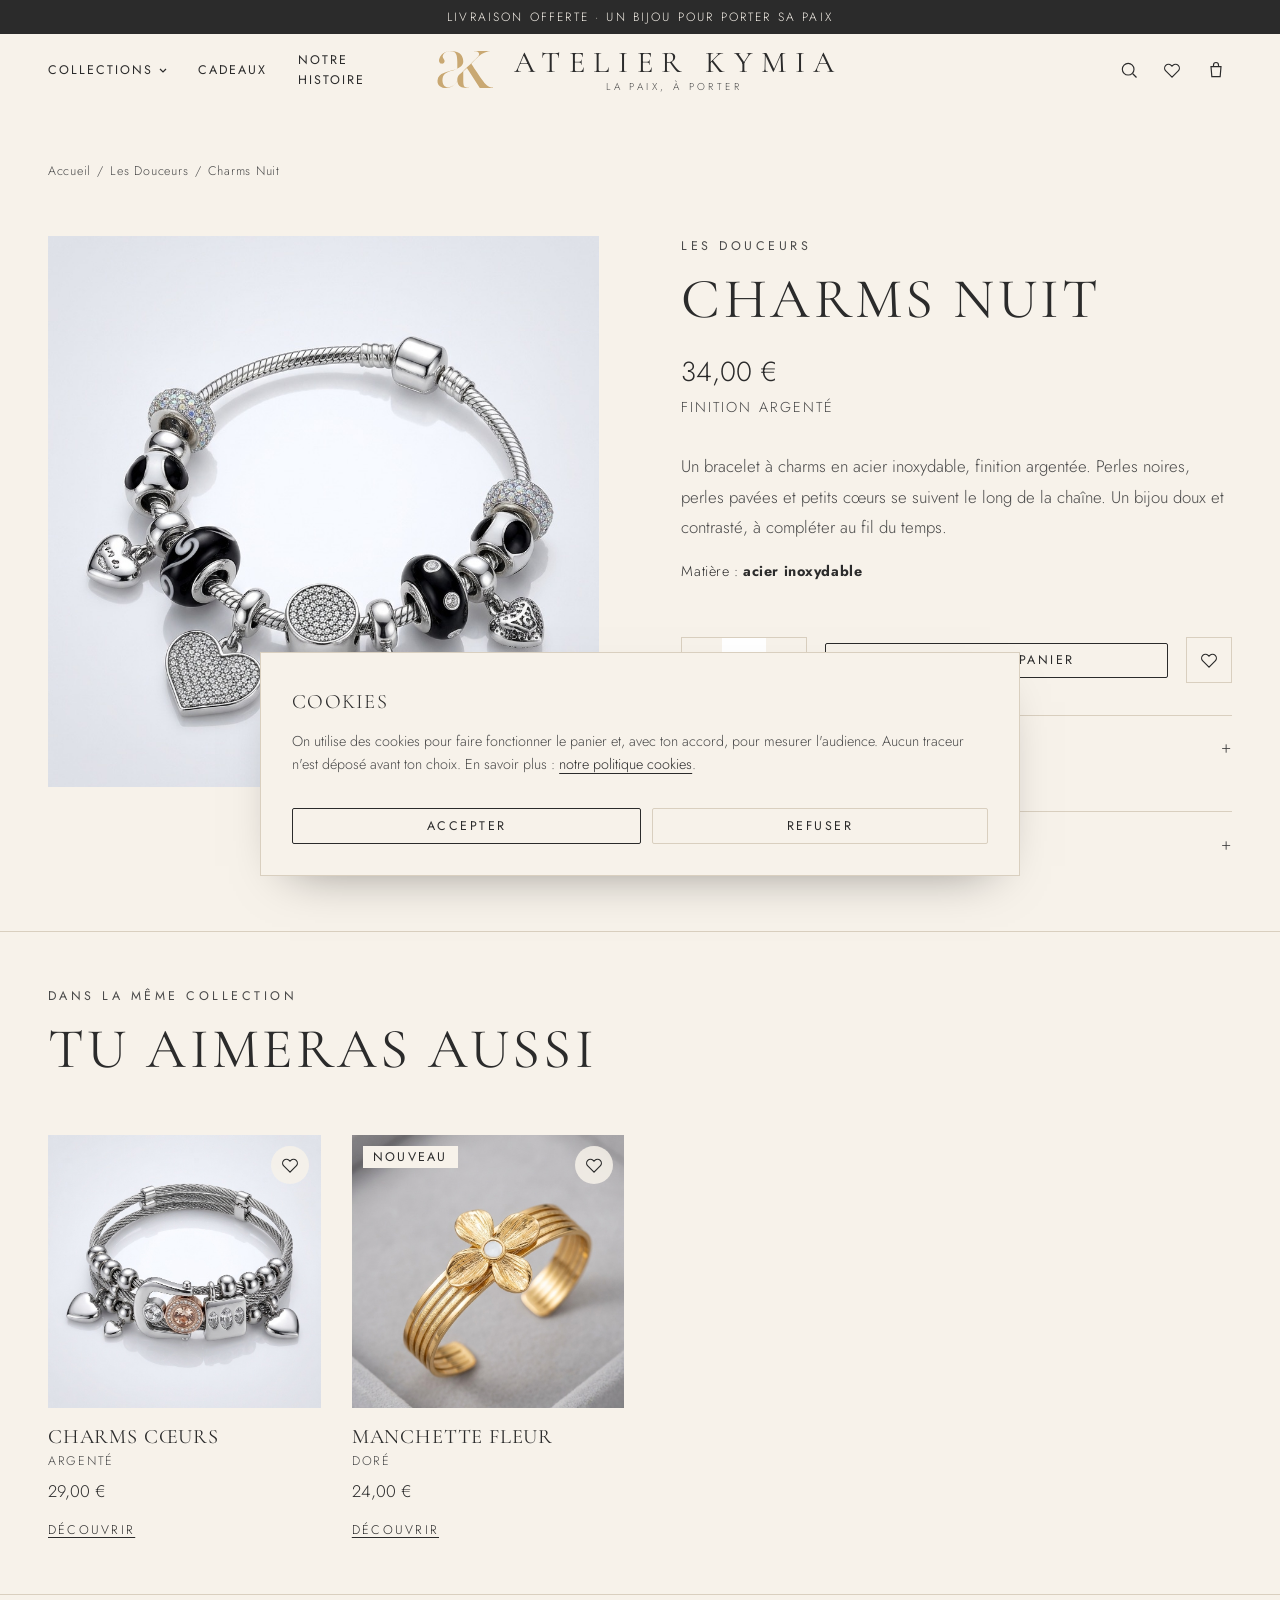
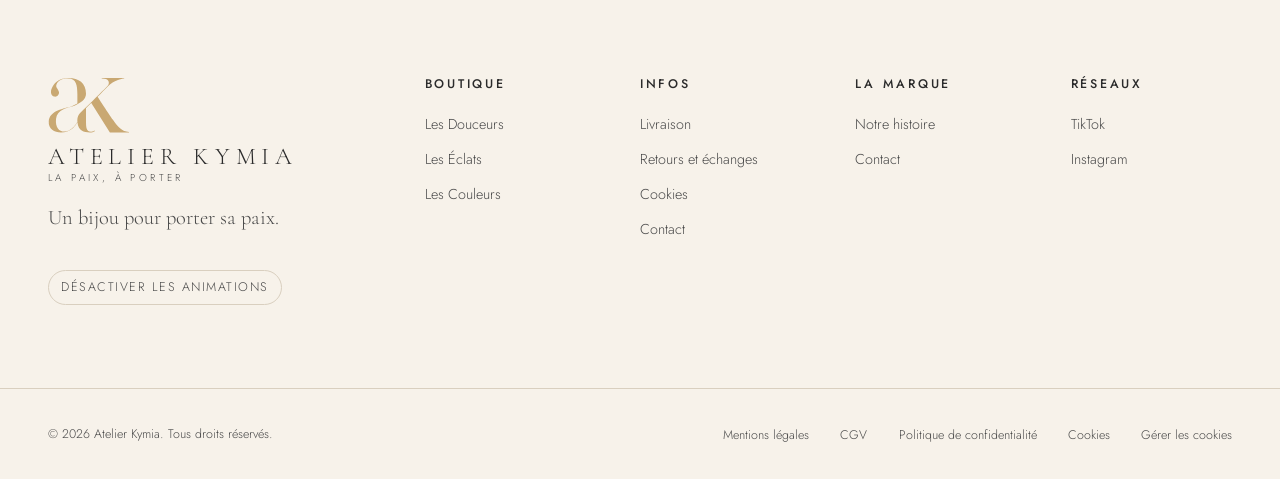
<file: produit.html>
<!DOCTYPE html>
<html lang="fr">
<head>
  <meta charset="UTF-8" />
  <meta name="viewport" content="width=device-width, initial-scale=1" />
  <meta name="theme-color" content="#F7F2EA" />

  <!-- SEO (complété dynamiquement par main.js selon le produit) -->
  <title>Bracelet en acier inoxydable — Atelier Kymia</title>
  <meta name="description" content="Bracelet en acier inoxydable de l'Atelier Kymia, finitions doré, argenté et rose gold. Entretien simple, livraison offerte." />
  <link rel="canonical" href="https://www.atelier-kymia.com/produit.html" />

  <!-- Favicon -->
  <link rel="icon" type="image/svg+xml" href="/assets/favicon.svg" />

  <!-- Open Graph (complété dynamiquement par main.js) -->
  <meta property="og:type" content="product" />
  <meta property="og:site_name" content="Atelier Kymia" />
  <meta property="og:locale" content="fr_FR" />
  <meta property="og:title" content="Bracelet en acier inoxydable — Atelier Kymia" />
  <meta property="og:description" content="Bracelet en acier inoxydable. Un bijou pour porter sa paix." />
  <meta property="og:url" content="https://www.atelier-kymia.com/produit.html" />
  <meta property="og:image" content="https://www.atelier-kymia.com/assets/img/produit-01-a.jpg" />

  <!-- Twitter -->
  <meta name="twitter:card" content="summary_large_image" />
  <meta name="twitter:title" content="Bracelet en acier inoxydable — Atelier Kymia" />
  <meta name="twitter:description" content="Bracelet en acier inoxydable. Un bijou pour porter sa paix." />
  <meta name="twitter:image" content="https://www.atelier-kymia.com/assets/img/produit-01-a.jpg" />

  <!-- Polices : preconnect + preload -->
  <link rel="preconnect" href="https://fonts.googleapis.com" />
  <link rel="preconnect" href="https://fonts.gstatic.com" crossorigin />
  <link
    rel="preload"
    as="style"
    href="https://fonts.googleapis.com/css2?family=Cormorant+Garamond:wght@300;400;500&family=Jost:wght@300;400;500&display=swap" />
  <link
    rel="stylesheet"
    href="https://fonts.googleapis.com/css2?family=Cormorant+Garamond:wght@300;400;500&family=Jost:wght@300;400;500&display=swap"
    media="print" onload="this.media='all'" />
  <noscript>
    <link rel="stylesheet" href="https://fonts.googleapis.com/css2?family=Cormorant+Garamond:wght@300;400;500&family=Jost:wght@300;400;500&display=swap" />
  </noscript>

  <!-- CSS critique (header + fiche) inline -->
  <style>
    :root{--ivoire:#F7F2EA;--encre:#2B2B2B;--encre-douce:#4A4A4A;--bordure:#D9CFBF;--or:#C9A45C;--header-h:72px;--font-titre:"Cormorant Garamond",Georgia,serif;--font-texte:"Jost",system-ui,sans-serif}
    *{box-sizing:border-box}body{margin:0;background:var(--ivoire);color:var(--encre);font-family:var(--font-texte)}
    img,svg{display:block;max-width:100%}button{font:inherit;background:none;border:0;cursor:pointer}a{color:inherit;text-decoration:none}
    .annonce{background:var(--encre);color:var(--ivoire);text-align:center;padding-block:.55rem}
    .annonce p{font-size:12px;letter-spacing:.18em;text-transform:uppercase;margin:0}
    .header{position:sticky;top:0;z-index:100;background:var(--ivoire)}
    .header__inner{display:grid;grid-template-columns:1fr auto 1fr;align-items:center;gap:1rem;min-height:var(--header-h)}
    .container{width:100%;max-width:1280px;margin-inline:auto;padding-inline:clamp(1rem,5vw,3rem)}
    .header__logo-titre{font-family:var(--font-titre);letter-spacing:.28em;text-transform:uppercase}
    .fiche{display:grid;grid-template-columns:1fr 1fr;gap:clamp(1.5rem,4vw,4rem);align-items:start}
    h1{font-family:var(--font-titre);font-weight:400;text-transform:uppercase;line-height:1.12}
    .skip-link{position:absolute;top:-100%;left:1rem;background:var(--encre);color:var(--ivoire);padding:.75rem 1.25rem;z-index:999}
    .skip-link:focus{top:1rem}
    @media(max-width:900px){.fiche{grid-template-columns:1fr}}
  </style>

  <link rel="stylesheet" href="/css/style.css" />

  <!-- JSON-LD Product (rempli dynamiquement par main.js) -->
  <script type="application/ld+json" id="jsonld-produit">{}</script>
</head>
<body>
  <a class="skip-link" href="#contenu">Aller au contenu</a>

  <div class="annonce" role="region" aria-label="Information de livraison">
    <p>Livraison offerte &middot; Un bijou pour porter sa paix</p>
  </div>

  <!-- Header -->
  <header class="header" id="header" data-header>
    <div class="header__inner container">
      <button type="button" class="header__burger" id="ouvrir-menu"
        aria-label="Ouvrir le menu" aria-expanded="false" aria-controls="panneau-mobile">
        <svg class="icone" width="22" height="22" viewBox="0 0 24 24" fill="none"
          stroke="currentColor" stroke-width="1.4" aria-hidden="true" focusable="false">
          <line x1="3" y1="7" x2="21" y2="7" />
          <line x1="3" y1="12" x2="21" y2="12" />
          <line x1="3" y1="17" x2="21" y2="17" />
        </svg>
      </button>

      <nav class="header__nav header__nav--gauche" aria-label="Navigation principale">
        <ul class="nav-principal" role="list">
          <li class="nav-principal__item mega-parent">
            <a class="nav-principal__lien" href="/collection.html">
              Collections
              <svg class="icone icone--petite" width="10" height="10" viewBox="0 0 10 10"
                fill="none" stroke="currentColor" stroke-width="1.2" aria-hidden="true" focusable="false">
                <polyline points="2,4 5,7 8,4" />
              </svg>
            </a>
            <div class="mega" role="group" aria-label="Collections">
              <div class="mega__inner container">
                <ul class="mega__liste" role="list">
                  <li class="mega__item">
                    <a class="mega__lien" href="/collection.html?c=douceurs">
                      <span class="mega__nom">Les Douceurs</span>
                      <span class="mega__desc">Bracelets à charms, tout en retenue.</span>
                    </a>
                  </li>
                  <li class="mega__item">
                    <a class="mega__lien" href="/collection.html?c=eclats">
                      <span class="mega__nom">Les Éclats</span>
                      <span class="mega__desc">Joncs rigides, pierres, nacre et strass.</span>
                    </a>
                  </li>
                  <li class="mega__item">
                    <a class="mega__lien" href="/collection.html?c=couleurs">
                      <span class="mega__nom">Les Couleurs</span>
                      <span class="mega__desc">Joncs émaillés, à porter tous les jours.</span>
                    </a>
                  </li>
                </ul>
              </div>
            </div>
          </li>
          <li class="nav-principal__item">
            <a class="nav-principal__lien" href="/collection.html?temps=cadeaux">Cadeaux</a>
          </li>
          <li class="nav-principal__item">
            <a class="nav-principal__lien" href="/notre-histoire.html">Notre histoire</a>
          </li>
        </ul>
      </nav>

      <a class="header__logo" href="/index.html" aria-label="Atelier Kymia, accueil">
        <img class="header__logo-mono" src="/assets/logo-ak.svg" alt="" width="477" height="328" />
        <span class="header__logo-texte">
          <span class="header__logo-titre">Atelier Kymia</span>
          <span class="header__logo-sous">la paix, à porter</span>
        </span>
      </a>

      <div class="header__actions">
        <button type="button" class="header__action" id="ouvrir-recherche"
          aria-label="Ouvrir la recherche" aria-expanded="false" aria-controls="recherche">
          <svg class="icone" width="20" height="20" viewBox="0 0 24 24" fill="none"
            stroke="currentColor" stroke-width="1.4" aria-hidden="true" focusable="false">
            <circle cx="11" cy="11" r="7" />
            <line x1="16.5" y1="16.5" x2="21" y2="21" />
          </svg>
        </button>
        <a class="header__action" href="/panier.html?vue=wishlist" aria-label="Voir ma liste de souhaits">
          <svg class="icone" width="20" height="20" viewBox="0 0 24 24" fill="none"
            stroke="currentColor" stroke-width="1.4" aria-hidden="true" focusable="false">
            <path d="M12 20.5 4.5 13a4.6 4.6 0 0 1 0-6.5 4.6 4.6 0 0 1 6.5 0l1 1 1-1a4.6 4.6 0 0 1 6.5 0 4.6 4.6 0 0 1 0 6.5Z" />
          </svg>
        </a>
        <button type="button" class="header__action header__action--panier"
          data-ouvrir-panier aria-label="Voir mon panier">
          <svg class="icone" width="20" height="20" viewBox="0 0 24 24" fill="none"
            stroke="currentColor" stroke-width="1.4" aria-hidden="true" focusable="false">
            <path d="M6 8h12l-1 12H7Z" />
            <path d="M9 8V6a3 3 0 0 1 6 0v2" />
          </svg>
          <span class="pastille" data-pastille-panier hidden aria-hidden="true">0</span>
          <span class="sr-only" data-libelle-panier>0 article dans le panier</span>
        </button>
      </div>
    </div>
  </header>

  <!-- Panneau mobile -->
  <div class="panneau-mobile" id="panneau-mobile" data-panneau-mobile
    role="dialog" aria-modal="true" aria-label="Menu" hidden>
    <div class="panneau-mobile__entete">
      <span class="panneau-mobile__titre">Atelier Kymia</span>
      <button type="button" class="panneau-mobile__fermer" id="fermer-menu" aria-label="Fermer le menu">
        <svg class="icone" width="22" height="22" viewBox="0 0 24 24" fill="none"
          stroke="currentColor" stroke-width="1.4" aria-hidden="true" focusable="false">
          <line x1="5" y1="5" x2="19" y2="19" />
          <line x1="19" y1="5" x2="5" y2="19" />
        </svg>
      </button>
    </div>
    <nav class="panneau-mobile__nav" aria-label="Navigation mobile">
      <ul class="panneau-mobile__liste" role="list">
        <li><a class="panneau-mobile__lien" href="/collection.html">Collections</a></li>
        <li><a class="panneau-mobile__lien panneau-mobile__lien--sous" href="/collection.html?c=douceurs">Les Douceurs</a></li>
        <li><a class="panneau-mobile__lien panneau-mobile__lien--sous" href="/collection.html?c=eclats">Les Éclats</a></li>
        <li><a class="panneau-mobile__lien panneau-mobile__lien--sous" href="/collection.html?c=couleurs">Les Couleurs</a></li>
        <li><a class="panneau-mobile__lien" href="/collection.html?temps=cadeaux">Cadeaux</a></li>
        <li><a class="panneau-mobile__lien" href="/notre-histoire.html">Notre histoire</a></li>
      </ul>
    </nav>
  </div>

  <!-- Mini-panier latéral -->
  <aside class="mini-panier" id="mini-panier" role="dialog" aria-modal="true"
    aria-label="Panier" hidden>
    <div class="mini-panier__entete">
      <span class="mini-panier__titre">Ton panier</span>
      <button type="button" class="mini-panier__fermer" data-mini-fermer aria-label="Fermer le panier">
        <svg class="icone" width="22" height="22" viewBox="0 0 24 24" fill="none"
          stroke="currentColor" stroke-width="1.4" aria-hidden="true" focusable="false">
          <line x1="5" y1="5" x2="19" y2="19" />
          <line x1="19" y1="5" x2="5" y2="19" />
        </svg>
      </button>
    </div>
    <div class="mini-panier__corps" id="mini-panier-contenu"><!-- injecté en JS --></div>
    <p class="sr-only" data-mini-annonce role="status" aria-live="polite"></p>
  </aside>

  <div class="voile" data-voile hidden></div>

  <!-- ======================================================================
       Contenu — fiche produit
       ====================================================================== -->
  <main id="contenu" tabindex="-1">
    <section class="section section--serre">
      <div class="container">
        <!-- Fil d'Ariane -->
        <nav class="ariane" aria-label="Fil d'Ariane">
          <ol role="list">
            <li><a href="/index.html">Accueil</a></li>
            <li aria-hidden="true">/</li>
            <li><a href="/collection.html" data-ariane-collection>Collections</a></li>
            <li aria-hidden="true">/</li>
            <li aria-current="page" data-ariane-produit>Produit</li>
          </ol>
        </nav>

        <div class="fiche" data-fiche>
          <!-- Galerie (gauche) -->
          <div class="fiche__galerie">
            <div class="galerie">
              <div class="galerie__principale">
                <button type="button" class="galerie__zoom" data-zoom aria-label="Agrandir l'image">
                  <img class="galerie__img" data-image-principale
                    src="/assets/img/produit-01-a.jpg" alt="Bracelet en acier inoxydable"
                    width="900" height="900" fetchpriority="high" decoding="async" />
                </button>
              </div>
              <ul class="galerie__vignettes" role="list" data-vignettes>
                <!-- injecté en JS -->
              </ul>
            </div>
          </div>

          <!-- Infos (droite) -->
          <div class="fiche__infos">
            <p class="surtitre" data-collection-nom>Collection</p>
            <h1 class="fiche__nom" data-nom>Bracelet</h1>
            <p class="fiche__prix" data-prix>—</p>
            <p class="fiche__finition" data-finition></p>
            <p class="fiche__description" data-description-courte></p>
            <p class="fiche__matiere">Matière : <strong>acier inoxydable</strong></p>

            <!-- Quantité + ajout -->
            <div class="fiche__achat">
              <div class="quantite" role="group" aria-label="Quantité">
                <button type="button" class="quantite__btn" data-qte-moins aria-label="Diminuer la quantité">&minus;</button>
                <label class="sr-only" for="quantite">Quantité</label>
                <input type="number" id="quantite" class="quantite__input" data-quantite
                  value="1" min="1" max="20" inputmode="numeric" />
                <button type="button" class="quantite__btn" data-qte-plus aria-label="Augmenter la quantité">+</button>
              </div>

              <button type="button" class="btn fiche__ajouter" data-ajouter-panier disabled>
                Ajouter au panier
              </button>

              <button type="button" class="fiche__wish" data-wish aria-pressed="false"
                aria-label="Ajouter à ma liste de souhaits">
                <svg class="icone" width="20" height="20" viewBox="0 0 24 24" fill="none"
                  stroke="currentColor" stroke-width="1.4" aria-hidden="true" focusable="false">
                  <path d="M12 20.5 4.5 13a4.6 4.6 0 0 1 0-6.5 4.6 4.6 0 0 1 6.5 0l1 1 1-1a4.6 4.6 0 0 1 6.5 0 4.6 4.6 0 0 1 0 6.5Z" />
                </svg>
              </button>
            </div>

            <!-- Blocs dépliables -->
            <details class="depliable">
              <summary class="depliable__resume">Livraison et retours</summary>
              <div class="depliable__contenu">
                <p>Livraison offerte, sans minimum d'achat. Expédition sous 1 à 2 jours ouvrés.</p>
                <p>Retours et échanges acceptés sous 14 jours, article non porté, dans son emballage d'origine.</p>
              </div>
            </details>

            <details class="depliable">
              <summary class="depliable__resume">Entretien</summary>
              <div class="depliable__contenu">
                <p>Évite les parfums et les produits chimiques. Essuie ton bracelet avec un chiffon doux pour garder son éclat.</p>
                <p>Retire-le avant la douche, la piscine ou le sport, et range-le à l'abri de l'humidité.</p>
              </div>
            </details>
          </div>
        </div>
      </div>
    </section>

    <!-- Tu aimeras aussi -->
    <section class="section section--serre produit-related" aria-labelledby="titre-aussi">
      <div class="container entete-section">
        <p class="surtitre">Dans la même collection</p>
        <h2 id="titre-aussi">Tu aimeras aussi</h2>
      </div>
      <div class="container">
        <ul class="grille-produits" role="list" data-produits-aussi>
          <!-- injecté en JS -->
        </ul>
      </div>
    </section>
  </main>

  <!-- Footer -->
  <footer class="footer" aria-label="Pied de page">
    <div class="container footer__haut">
      <div class="footer__marque">
        <a class="footer__logo" href="/index.html" aria-label="Atelier Kymia, accueil">
          <img class="footer__logo-mono" src="/assets/logo-ak.svg" alt="" width="477" height="328" loading="lazy" />
          <span class="footer__logo-titre">Atelier Kymia</span>
          <span class="footer__logo-sous">la paix, à porter</span>
        </a>
        <p class="footer__slogan">Un bijou pour porter sa paix.</p>
        <button type="button" class="footer__motion" data-toggle-motion aria-pressed="false">
          Désactiver les animations
        </button>
      </div>
      <nav class="footer__colonne" aria-label="Boutique">
        <h2 class="footer__titre">Boutique</h2>
        <ul class="footer__liste" role="list">
          <li><a href="/collection.html?c=douceurs">Les Douceurs</a></li>
          <li><a href="/collection.html?c=eclats">Les Éclats</a></li>
          <li><a href="/collection.html?c=couleurs">Les Couleurs</a></li>
        </ul>
      </nav>
      <nav class="footer__colonne" aria-label="Infos pratiques">
        <h2 class="footer__titre">Infos</h2>
        <ul class="footer__liste" role="list">
          <li><a href="/livraison.html">Livraison</a></li>
          <li><a href="/retours.html">Retours et échanges</a></li>
          <li><a href="/cookies.html">Cookies</a></li>
          <li><a href="/contact.html">Contact</a></li>
        </ul>
      </nav>
      <nav class="footer__colonne" aria-label="La marque">
        <h2 class="footer__titre">La marque</h2>
        <ul class="footer__liste" role="list">
          <li><a href="/notre-histoire.html">Notre histoire</a></li>
          <li><a href="/contact.html">Contact</a></li>
        </ul>
      </nav>
      <nav class="footer__colonne" aria-label="Réseaux sociaux">
        <h2 class="footer__titre">Réseaux</h2>
        <ul class="footer__liste" role="list">
          <li><a href="https://www.tiktok.com/" rel="noopener" target="_blank">TikTok<span class="sr-only"> (nouvel onglet)</span></a></li>
          <li><a href="https://www.instagram.com/" rel="noopener" target="_blank">Instagram<span class="sr-only"> (nouvel onglet)</span></a></li>
        </ul>
      </nav>
    </div>
    <div class="footer__bas">
      <div class="container footer__bas-inner">
        <p class="footer__copie">&copy; <span data-annee></span> Atelier Kymia. Tous droits réservés.</p>
        <ul class="footer__legal" role="list">
          <li><a href="/mentions-legales.html">Mentions légales</a></li>
          <li><a href="/cgv.html">CGV</a></li>
          <li><a href="/confidentialite.html">Politique de confidentialité</a></li>
          <li><a href="/cookies.html">Cookies</a></li>
          <li><button type="button" class="footer__legal-btn" data-ouvrir-cookies>Gérer les cookies</button></li>
        </ul>
      </div>
    </div>
  </footer>

  <!-- Bandeau de consentement cookies (aucun traceur avant consentement) -->
  <div class="banniere-cookies" data-banniere-cookies role="region"
    aria-label="Consentement aux cookies" hidden>
    <p class="banniere-cookies__titre">Cookies</p>
    <p class="banniere-cookies__texte">
      On utilise des cookies pour faire fonctionner le panier et, avec ton accord,
      pour mesurer l'audience. Aucun traceur n'est déposé avant ton choix. En savoir
      plus : <a href="/cookies.html">notre politique cookies</a>.
    </p>
    <div class="banniere-cookies__actions">
      <button type="button" class="btn" data-cookies-accepter>Accepter</button>
      <button type="button" class="btn btn--ghost" data-cookies-refuser>Refuser</button>
    </div>
  </div>

  <script src="/js/main.js" defer></script>
  <script src="/js/cart.js" defer></script>
  <script src="/js/cookies.js" defer></script>
</body>
</html>
</file>
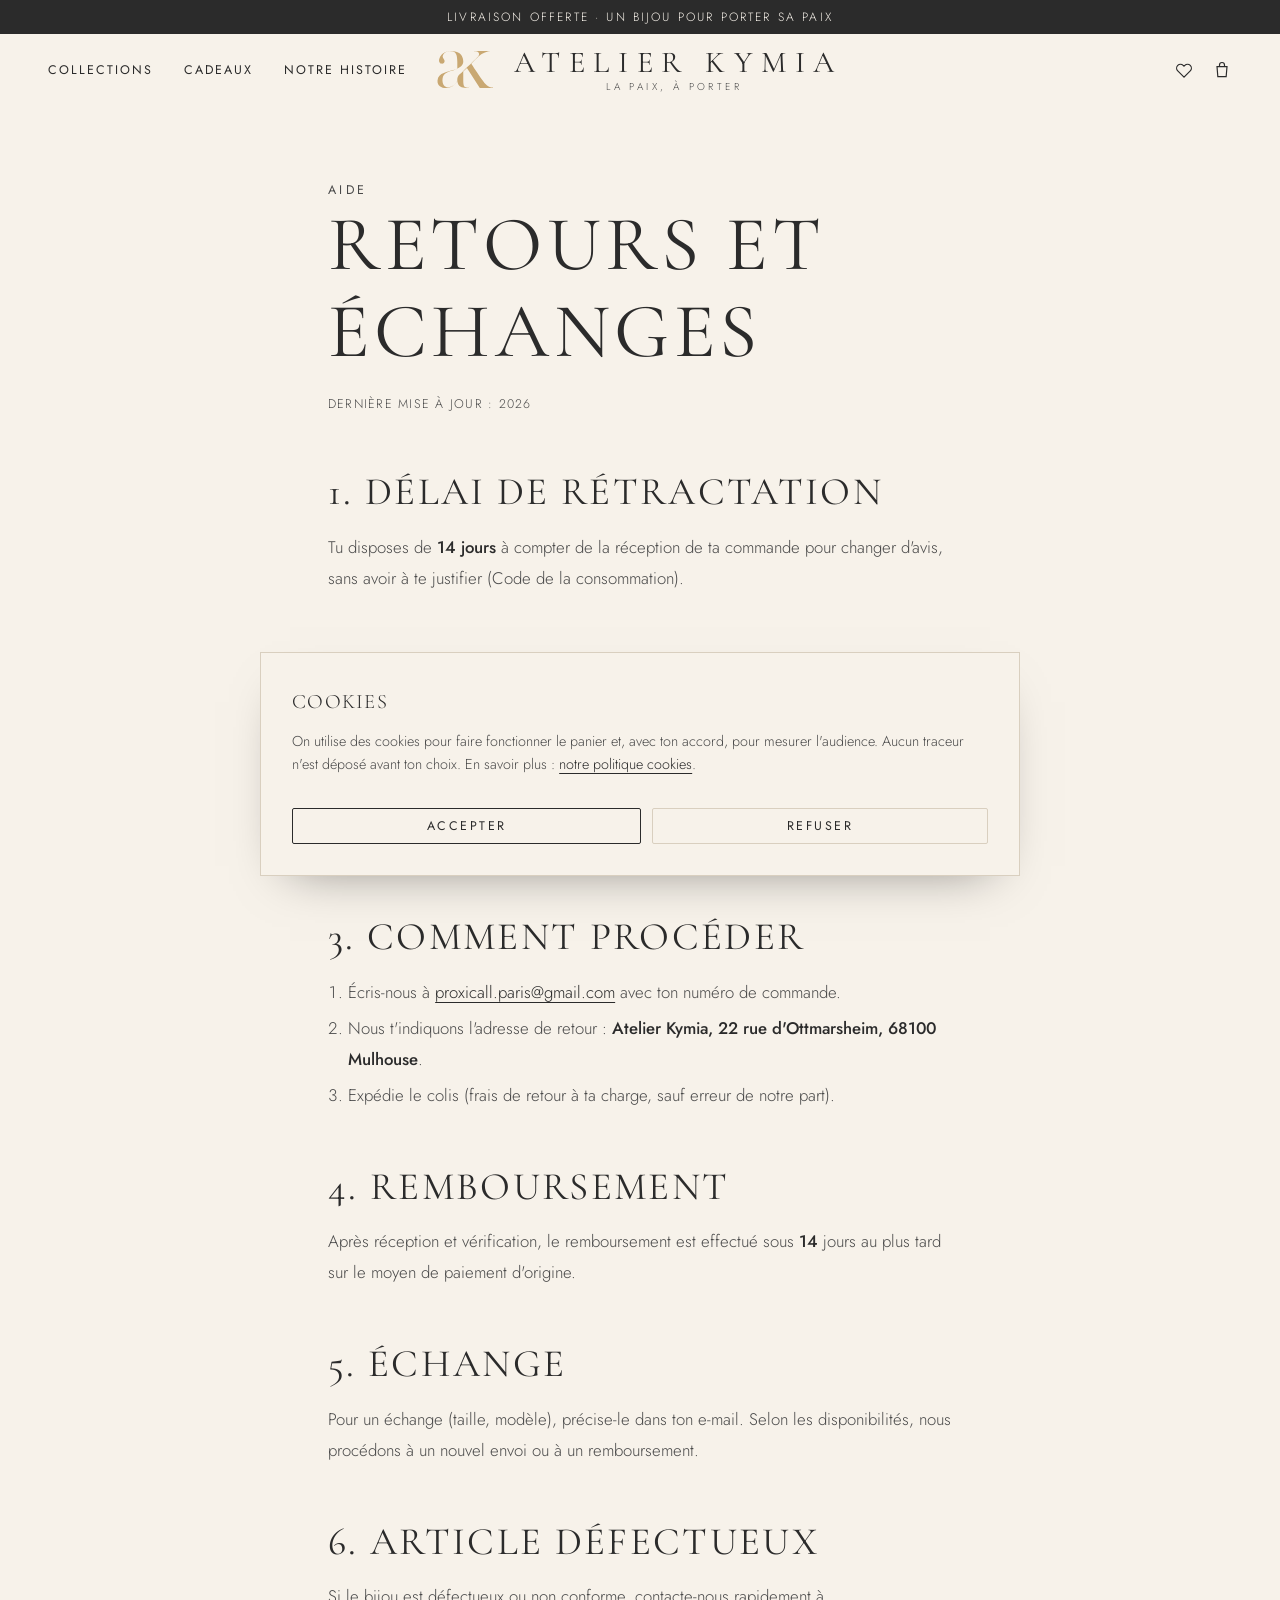
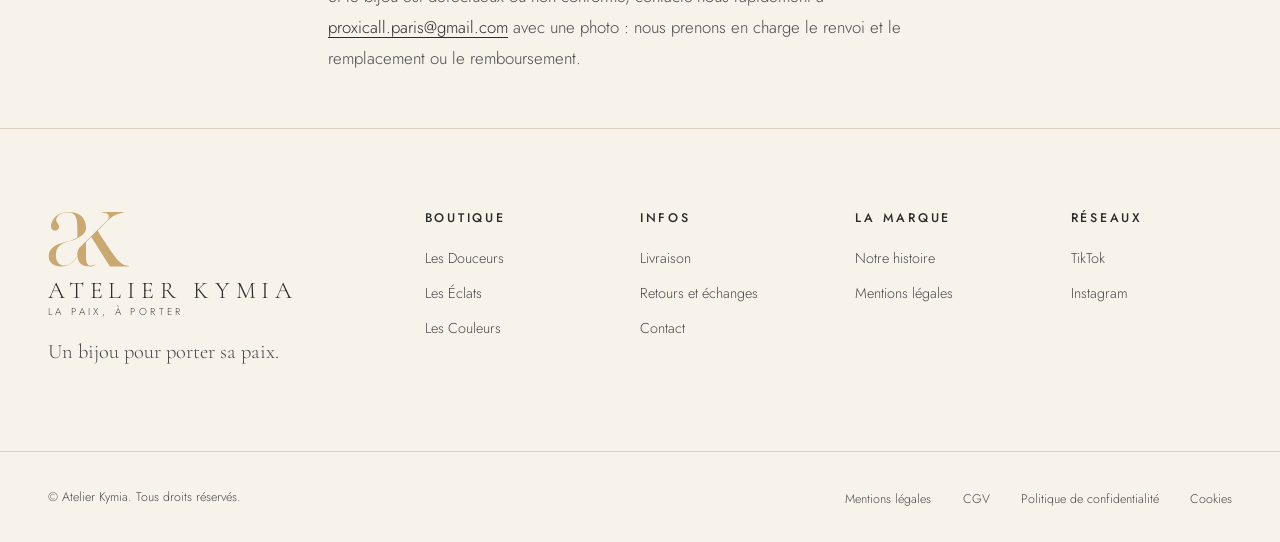
<file: retours.html>
<!DOCTYPE html>
<html lang="fr">
<head>
  <meta charset="UTF-8" />
  <meta name="viewport" content="width=device-width, initial-scale=1" />
  <meta name="theme-color" content="#F7F2EA" />
  <title>Retours et échanges — Atelier Kymia</title>
  <meta name="description" content="Comment retourner ou échanger un bracelet Atelier Kymia : délai de 14 jours, conditions, remboursement et procédure." />
  <meta name="robots" content="noindex, follow" />
  <link rel="icon" type="image/svg+xml" href="/assets/favicon.svg" />
  <link rel="preconnect" href="https://fonts.googleapis.com" />
  <link rel="preconnect" href="https://fonts.gstatic.com" crossorigin />
  <link rel="preload" as="style"
    href="https://fonts.googleapis.com/css2?family=Cormorant+Garamond:wght@300;400;500&family=Jost:wght@300;400;500&display=swap" />
  <link rel="stylesheet"
    href="https://fonts.googleapis.com/css2?family=Cormorant+Garamond:wght@300;400;500&family=Jost:wght@300;400;500&display=swap"
    media="print" onload="this.media='all'" />
  <noscript>
    <link rel="stylesheet" href="https://fonts.googleapis.com/css2?family=Cormorant+Garamond:wght@300;400;500&family=Jost:wght@300;400;500&display=swap" />
  </noscript>
  <style>
    :root{--ivoire:#F7F2EA;--encre:#2B2B2B;--encre-douce:#4A4A4A;--bordure:#D9CFBF;--or:#C9A45C;--header-h:72px;--font-titre:"Cormorant Garamond",Georgia,serif;--font-texte:"Jost",system-ui,sans-serif}
    *{box-sizing:border-box}body{margin:0;background:var(--ivoire);color:var(--encre);font-family:var(--font-texte)}
    img,svg{display:block;max-width:100%}button{font:inherit;background:none;border:0;cursor:pointer}a{color:inherit;text-decoration:none}
    .annonce{background:var(--encre);color:var(--ivoire);text-align:center;padding-block:.55rem}
    .annonce p{font-size:12px;letter-spacing:.18em;text-transform:uppercase;margin:0}
    .header{position:sticky;top:0;z-index:100;background:var(--ivoire)}
    .header__inner{display:grid;grid-template-columns:1fr auto 1fr;align-items:center;gap:1rem;min-height:var(--header-h)}
    .container{width:100%;max-width:1280px;margin-inline:auto;padding-inline:clamp(1rem,5vw,3rem)}
    .header__logo-titre{font-family:var(--font-titre);letter-spacing:.28em;text-transform:uppercase}
    h1,h2{font-family:var(--font-titre);font-weight:400;text-transform:uppercase;letter-spacing:.06em;line-height:1.12}
    .skip-link{position:absolute;top:-100%;left:1rem;background:var(--encre);color:var(--ivoire);padding:.75rem 1.25rem;z-index:999}
    .skip-link:focus{top:1rem}
  </style>
  <link rel="stylesheet" href="/css/style.css" />
</head>
<body>
  <a class="skip-link" href="#contenu">Aller au contenu</a>

  <div class="annonce" role="region" aria-label="Information de livraison">
    <p>Livraison offerte &middot; Un bijou pour porter sa paix</p>
  </div>

  <header class="header" id="header" data-header>
    <div class="header__inner container">
      <button type="button" class="header__burger" id="ouvrir-menu"
        aria-label="Ouvrir le menu" aria-expanded="false" aria-controls="panneau-mobile">
        <svg class="icone" width="22" height="22" viewBox="0 0 24 24" fill="none"
          stroke="currentColor" stroke-width="1.4" aria-hidden="true" focusable="false">
          <line x1="3" y1="7" x2="21" y2="7" />
          <line x1="3" y1="12" x2="21" y2="12" />
          <line x1="3" y1="17" x2="21" y2="17" />
        </svg>
      </button>
      <nav class="header__nav header__nav--gauche" aria-label="Navigation principale">
        <ul class="nav-principal" role="list">
          <li class="nav-principal__item"><a class="nav-principal__lien" href="/collection.html">Collections</a></li>
          <li class="nav-principal__item"><a class="nav-principal__lien" href="/collection.html?temps=cadeaux">Cadeaux</a></li>
          <li class="nav-principal__item"><a class="nav-principal__lien" href="/notre-histoire.html">Notre histoire</a></li>
        </ul>
      </nav>
      <a class="header__logo" href="/index.html" aria-label="Atelier Kymia, accueil">
        <img class="header__logo-mono" src="/assets/logo-ak.svg" alt="" width="477" height="328" />
        <span class="header__logo-texte">
          <span class="header__logo-titre">Atelier Kymia</span>
          <span class="header__logo-sous">la paix, à porter</span>
        </span>
      </a>
      <div class="header__actions">
        <a class="header__action" href="/panier.html?vue=wishlist" aria-label="Voir ma liste de souhaits">
          <svg class="icone" width="20" height="20" viewBox="0 0 24 24" fill="none"
            stroke="currentColor" stroke-width="1.4" aria-hidden="true" focusable="false">
            <path d="M12 20.5 4.5 13a4.6 4.6 0 0 1 0-6.5 4.6 4.6 0 0 1 6.5 0l1 1 1-1a4.6 4.6 0 0 1 6.5 0 4.6 4.6 0 0 1 0 6.5Z" />
          </svg>
        </a>
        <a class="header__action header__action--panier" href="/panier.html" aria-label="Voir mon panier">
          <svg class="icone" width="20" height="20" viewBox="0 0 24 24" fill="none"
            stroke="currentColor" stroke-width="1.4" aria-hidden="true" focusable="false">
            <path d="M6 8h12l-1 12H7Z" />
            <path d="M9 8V6a3 3 0 0 1 6 0v2" />
          </svg>
          <span class="pastille" data-pastille-panier hidden aria-hidden="true">0</span>
          <span class="sr-only" data-libelle-panier>0 article dans le panier</span>
        </a>
      </div>
    </div>
  </header>

  <div class="panneau-mobile" id="panneau-mobile" data-panneau-mobile
    role="dialog" aria-modal="true" aria-label="Menu" hidden>
    <div class="panneau-mobile__entete">
      <span class="panneau-mobile__titre">Atelier Kymia</span>
      <button type="button" class="panneau-mobile__fermer" id="fermer-menu" aria-label="Fermer le menu">
        <svg class="icone" width="22" height="22" viewBox="0 0 24 24" fill="none"
          stroke="currentColor" stroke-width="1.4" aria-hidden="true" focusable="false">
          <line x1="5" y1="5" x2="19" y2="19" />
          <line x1="19" y1="5" x2="5" y2="19" />
        </svg>
      </button>
    </div>
    <nav class="panneau-mobile__nav" aria-label="Navigation mobile">
      <ul class="panneau-mobile__liste" role="list">
        <li><a class="panneau-mobile__lien" href="/collection.html">Collections</a></li>
        <li><a class="panneau-mobile__lien" href="/collection.html?temps=cadeaux">Cadeaux</a></li>
        <li><a class="panneau-mobile__lien" href="/notre-histoire.html">Notre histoire</a></li>
      </ul>
    </nav>
  </div>

  <div class="voile" data-voile hidden></div>

  <main id="contenu" tabindex="-1">
    <section class="section section--serre">
      <div class="container page-legale">
        <div class="entete-section">
          <p class="surtitre">Aide</p>
          <h1>Retours et échanges</h1>
          <p class="page-legale__maj">Dernière mise à jour : <span data-annee>2026</span></p>
        </div>

        <h2>1. Délai de rétractation</h2>
        <p>
          Tu disposes de <strong>14 jours</strong> à compter de la réception de ta
          commande pour changer d'avis, sans avoir à te justifier (Code de la
          consommation).
        </p>

        <h2>2. Conditions</h2>
        <ul>
          <li>Le bijou doit être <strong>non porté</strong>, en bon état.</li>
          <li>Dans son <strong>emballage d'origine</strong> complet.</li>
          <li>Accompagné d'un justificatif d'achat (numéro de commande).</li>
        </ul>
        <p>
          Les bijoux personnalisés ou gravés ne sont pas repris, sauf défaut.
        </p>

        <h2>3. Comment procéder</h2>
        <ol>
          <li>Écris-nous à <a class="lien" href="mailto:proxicall.paris@gmail.com">proxicall.paris@gmail.com</a> avec ton numéro de commande.</li>
          <li>Nous t'indiquons l'adresse de retour : <strong>Atelier Kymia, 22 rue d'Ottmarsheim, 68100 Mulhouse</strong>.</li>
          <li>Expédie le colis (frais de retour à ta charge, sauf erreur de notre part).</li>
        </ol>

        <h2>4. Remboursement</h2>
        <p>
          Après réception et vérification, le remboursement est effectué sous
          <strong>14</strong> jours au plus tard sur le moyen de paiement d'origine.
        </p>

        <h2>5. Échange</h2>
        <p>
          Pour un échange (taille, modèle), précise-le dans ton e-mail. Selon les
          disponibilités, nous procédons à un nouvel envoi ou à un remboursement.
        </p>

        <h2>6. Article défectueux</h2>
        <p>
          Si le bijou est défectueux ou non conforme, contacte-nous rapidement à
          <a class="lien" href="mailto:proxicall.paris@gmail.com">proxicall.paris@gmail.com</a> avec une photo : nous prenons en charge le
          renvoi et le remplacement ou le remboursement.
        </p>
      </div>
    </section>
  </main>

  <footer class="footer" aria-label="Pied de page">
    <div class="container footer__haut">
      <div class="footer__marque">
        <a class="footer__logo" href="/index.html" aria-label="Atelier Kymia, accueil">
          <img class="footer__logo-mono" src="/assets/logo-ak.svg" alt="" width="477" height="328" loading="lazy" />
          <span class="footer__logo-titre">Atelier Kymia</span>
          <span class="footer__logo-sous">la paix, à porter</span>
        </a>
        <p class="footer__slogan">Un bijou pour porter sa paix.</p>
      </div>
      <nav class="footer__colonne" aria-label="Boutique">
        <h2 class="footer__titre">Boutique</h2>
        <ul class="footer__liste" role="list">
          <li><a href="/collection.html?c=douceurs">Les Douceurs</a></li>
          <li><a href="/collection.html?c=eclats">Les Éclats</a></li>
          <li><a href="/collection.html?c=couleurs">Les Couleurs</a></li>
        </ul>
      </nav>
      <nav class="footer__colonne" aria-label="Infos pratiques">
        <h2 class="footer__titre">Infos</h2>
        <ul class="footer__liste" role="list">
          <li><a href="/livraison.html">Livraison</a></li>
          <li><a href="/retours.html">Retours et échanges</a></li>
          <li><a href="/contact.html">Contact</a></li>
        </ul>
      </nav>
      <nav class="footer__colonne" aria-label="La marque">
        <h2 class="footer__titre">La marque</h2>
        <ul class="footer__liste" role="list">
          <li><a href="/notre-histoire.html">Notre histoire</a></li>
          <li><a href="/mentions-legales.html">Mentions légales</a></li>
        </ul>
      </nav>
      <nav class="footer__colonne" aria-label="Réseaux sociaux">
        <h2 class="footer__titre">Réseaux</h2>
        <ul class="footer__liste" role="list">
          <li><a href="https://www.tiktok.com/" rel="noopener" target="_blank">TikTok<span class="sr-only"> (nouvel onglet)</span></a></li>
          <li><a href="https://www.instagram.com/" rel="noopener" target="_blank">Instagram<span class="sr-only"> (nouvel onglet)</span></a></li>
        </ul>
      </nav>
    </div>
    <div class="footer__bas">
      <div class="container footer__bas-inner">
        <p class="footer__copie">&copy; <span data-annee></span> Atelier Kymia. Tous droits réservés.</p>
        <ul class="footer__legal" role="list">
          <li><a href="/mentions-legales.html">Mentions légales</a></li>
          <li><a href="/cgv.html">CGV</a></li>
          <li><a href="/confidentialite.html">Politique de confidentialité</a></li>
          <li><a href="/cookies.html">Cookies</a></li>
        </ul>
      </div>
    </div>
  </footer>

  <div class="banniere-cookies" data-banniere-cookies role="region"
    aria-label="Consentement aux cookies" hidden>
    <p class="banniere-cookies__titre">Cookies</p>
    <p class="banniere-cookies__texte">
      On utilise des cookies pour faire fonctionner le panier et, avec ton accord,
      pour mesurer l'audience. Aucun traceur n'est déposé avant ton choix. En savoir
      plus : <a href="/cookies.html">notre politique cookies</a>.
    </p>
    <div class="banniere-cookies__actions">
      <button type="button" class="btn" data-cookies-accepter>Accepter</button>
      <button type="button" class="btn btn--ghost" data-cookies-refuser>Refuser</button>
    </div>
  </div>

  <script src="/js/main.js" defer></script>
  <script src="/js/cookies.js" defer></script>
</body>
</html>
</file>
<file: css/style.css>
/* ==========================================================================
   Atelier Kymia — Feuille de style principale
   Structure : charte, reset, typographie fluide, utilitaires, focus
   ========================================================================== */

/* --------------------------------------------------------------------------
   1. Charte graphique (variables globales)
   -------------------------------------------------------------------------- */
:root {
  /* Couleurs de la marque */
  --ivoire: #F7F2EA;
  --sable: #E6D9C6;
  --sauge: #A8B5A0;
  --or: #C9A45C;
  --encre: #2B2B2B;
  --fond-produit: #F0F0F0;

  /* Couleurs dérivées (contrastes AA sur fond ivoire) */
  --encre-douce: #4A4A4A;   /* texte secondaire, >= 4.5:1 sur ivoire */
  --bordure: #D9CFBF;       /* séparateurs discrets */

  /* Typographie */
  --font-titre: "Cormorant Garamond", Georgia, "Times New Roman", serif;
  --font-texte: "Jost", system-ui, -apple-system, "Segoe UI", Roboto, sans-serif;

  /* Échelle typographique fluide (clamp) */
  --fs-xs: clamp(0.72rem, 0.70rem + 0.10vw, 0.78rem);
  --fs-sm: clamp(0.82rem, 0.80rem + 0.12vw, 0.90rem);
  --fs-base: clamp(0.95rem, 0.92rem + 0.18vw, 1.05rem);
  --fs-md: clamp(1.10rem, 1.04rem + 0.30vw, 1.30rem);
  --fs-lg: clamp(1.40rem, 1.28rem + 0.55vw, 1.80rem);
  --fs-xl: clamp(1.80rem, 1.55rem + 1.10vw, 2.60rem);
  --fs-2xl: clamp(2.30rem, 1.85rem + 2.10vw, 3.80rem);
  --fs-3xl: clamp(2.80rem, 1.95rem + 3.60vw, 5.00rem);

  /* Espacements fluides */
  --space-2xs: clamp(0.35rem, 0.30rem + 0.20vw, 0.50rem);
  --space-xs: clamp(0.55rem, 0.50rem + 0.25vw, 0.75rem);
  --space-sm: clamp(0.85rem, 0.75rem + 0.45vw, 1.20rem);
  --space-md: clamp(1.40rem, 1.15rem + 1.00vw, 2.20rem);
  --space-lg: clamp(2.20rem, 1.70rem + 2.10vw, 4.00rem);
  --space-xl: clamp(3.20rem, 2.30rem + 3.60vw, 6.50rem);
  --space-2xl: clamp(4.50rem, 3.00rem + 6.00vw, 9.00rem);

  /* Divers */
  --container: 1280px;
  --radius: 2px;               /* angles quasi droits, sobre */
  --transition: 500ms ease;    /* transitions douces par défaut */
  --transition-lente: 700ms cubic-bezier(0.22, 0.61, 0.36, 1);
  --header-h: 72px;
}

/* L'attribut hidden doit toujours l'emporter sur les display: flex/grid
   des composants (panneau mobile, recherche, panier, bandeau cookies…). */
[hidden] {
  display: none !important;
}


/* --------------------------------------------------------------------------
   2. Reset moderne
   -------------------------------------------------------------------------- */
*,
*::before,
*::after {
  box-sizing: border-box;
}

* {
  margin: 0;
}

html {
  -webkit-text-size-adjust: 100%;
  text-size-adjust: 100%;
  scroll-behavior: smooth;
}

body {
  min-height: 100vh;
  background-color: var(--ivoire);
  color: var(--encre);
  font-family: var(--font-texte);
  font-weight: 300;
  font-size: var(--fs-base);
  line-height: 1.65;
  -webkit-font-smoothing: antialiased;
  -moz-osx-font-smoothing: grayscale;
  text-rendering: optimizeLegibility;
}

img,
picture,
video,
canvas,
svg {
  display: block;
  max-width: 100%;
}

img,
video {
  height: auto;
}

input,
button,
textarea,
select {
  font: inherit;
  color: inherit;
}

button {
  background: none;
  border: 0;
  cursor: pointer;
}

a {
  color: inherit;
  text-decoration: none;
}

/* :where() = spécificité nulle, pour ne pas écraser le padding des composants
   (ex. carrousel__piste, qui perdait ses marges latérales sur mobile). */
:where(ul[role="list"], ol[role="list"]) {
  list-style: none;
  padding: 0;
}

table {
  border-collapse: collapse;
  border-spacing: 0;
}

/* Les éléments de mise en page empêchent le débordement sur petits écrans */
#root,
#__next {
  isolation: isolate;
}

/* --------------------------------------------------------------------------
   3. Typographie
   -------------------------------------------------------------------------- */
h1,
h2,
h3,
h4,
h5,
h6 {
  font-family: var(--font-titre);
  font-weight: 400;
  line-height: 1.12;
  letter-spacing: 0.06em;
  text-transform: uppercase;
  text-wrap: balance;
}

h1 { font-size: var(--fs-3xl); }
h2 { font-size: var(--fs-2xl); }
h3 { font-size: var(--fs-xl); }
h4 { font-size: var(--fs-lg); }
h5 { font-size: var(--fs-md); }
h6 { font-size: var(--fs-base); }

p {
  text-wrap: pretty;
}

/* Titre de section : petit intitulé en majuscules espacées */
.surtitre {
  display: block;
  font-family: var(--font-texte);
  font-size: var(--fs-xs);
  font-weight: 400;
  letter-spacing: 0.28em;
  text-transform: uppercase;
  color: var(--encre-douce);
}

/* Lien texte discret */
.lien {
  color: var(--encre);
  text-decoration: underline;
  text-underline-offset: 0.25em;
  text-decoration-thickness: 1px;
  transition: color var(--transition), opacity var(--transition);
}

.lien:hover {
  color: var(--or);
}

/* --------------------------------------------------------------------------
   4. Utilitaires
   -------------------------------------------------------------------------- */
.container {
  width: 100%;
  max-width: var(--container);
  margin-inline: auto;
  padding-inline: clamp(1rem, 5vw, 3rem);
}

.section {
  padding-block: var(--space-xl);
}

.section--serre {
  padding-block: var(--space-lg);
}

.section--fond-sable {
  background-color: var(--sable);
}

.section--fond-encre {
  background-color: var(--encre);
  color: var(--ivoire);
}

/* Masqué visuellement, mais lisible par les lecteurs d'écran */
.sr-only {
  position: absolute;
  width: 1px;
  height: 1px;
  padding: 0;
  margin: -1px;
  overflow: hidden;
  clip: rect(0, 0, 0, 0);
  white-space: nowrap;
  border: 0;
}

/* Lien d'évitement (skip link) */
.skip-link {
  position: absolute;
  top: -100%;
  left: 1rem;
  z-index: 999;
  background: var(--encre);
  color: var(--ivoire);
  padding: 0.75rem 1.25rem;
  font-size: var(--fs-sm);
}

.skip-link:focus {
  top: 1rem;
}

/* --------------------------------------------------------------------------
   5. Boutons
   -------------------------------------------------------------------------- */
.btn {
  display: inline-flex;
  align-items: center;
  justify-content: center;
  gap: 0.6em;
  padding: 0.85em 2em;
  border: 1px solid var(--encre);
  border-radius: var(--radius);
  background-color: transparent;
  color: var(--encre);
  font-family: var(--font-texte);
  font-size: var(--fs-xs);
  font-weight: 400;
  letter-spacing: 0.20em;
  text-transform: uppercase;
  line-height: 1;
  text-align: center;
  transition: background-color var(--transition), color var(--transition),
    border-color var(--transition), opacity var(--transition);
}

/* Bouton principal : fond encre plein */
.btn:hover {
  background-color: var(--encre);
  color: var(--ivoire);
}

/* Variante « fantôme » : bordure fine, fond transparent */
.btn--ghost {
  border-color: var(--bordure);
}

.btn--ghost:hover {
  background-color: transparent;
  color: var(--encre);
  border-color: var(--encre);
}

/* Variante claire pour fonds sombres */
.btn--light {
  border-color: var(--ivoire);
  color: var(--ivoire);
}

.btn--light:hover {
  background-color: var(--ivoire);
  color: var(--encre);
}

/* Bouton pleine largeur (mobile) */
.btn--bloc {
  width: 100%;
}

/* Bouton désactivé */
.btn[disabled],
.btn[aria-disabled="true"] {
  opacity: 0.45;
  cursor: not-allowed;
}

/* --------------------------------------------------------------------------
   6. Focus visible (accessibilité)
   -------------------------------------------------------------------------- */
:focus {
  outline: none;
}

:focus-visible {
  outline: 2px solid var(--or);
  outline-offset: 3px;
  border-radius: var(--radius);
}

/* Renfort du focus sur fonds sombres */
.section--fond-encre :focus-visible,
.footer :focus-visible {
  outline-color: var(--or);
}

/* --------------------------------------------------------------------------
   7. Préférences de mouvement réduit
   -------------------------------------------------------------------------- */
@media (prefers-reduced-motion: reduce) {
  html {
    scroll-behavior: auto;
  }

  *,
  *::before,
  *::after {
    animation-duration: 0.01ms !important;
    animation-iteration-count: 1 !important;
    transition-duration: 0.01ms !important;
    scroll-behavior: auto !important;
  }
}

/* ==========================================================================
   8. Barre d'annonce
   ========================================================================== */
.annonce {
  background-color: var(--encre);
  color: var(--ivoire);
  text-align: center;
  padding-block: 0.55rem;
}

.annonce p {
  font-size: 12px;
  font-weight: 300;
  letter-spacing: 0.18em;
  text-transform: uppercase;
  line-height: 1.4;
}

/* ==========================================================================
   9. Header
   ========================================================================== */
.header {
  position: sticky;
  top: 0;
  z-index: 100;
  background-color: var(--ivoire);
  border-bottom: 1px solid transparent;
  transition: border-color var(--transition), background-color var(--transition);
}

/* Fine bordure ajoutée au scroll */
.header.is-colle {
  border-bottom-color: var(--bordure);
}

.header__inner {
  display: grid;
  grid-template-columns: 1fr auto 1fr; /* gauche · logo centré · actions */
  align-items: center;
  gap: var(--space-sm);
  min-height: var(--header-h);
  transition: min-height var(--transition-lente);
}

/* Réduction légère au scroll */
.header.is-colle .header__inner {
  min-height: 60px;
}

/* --- Icônes --- */
.icone {
  display: block;
  flex-shrink: 0;
  width: 20px;
  height: 20px;
}

.icone--petite {
  width: 10px;
  height: 10px;
}

/* --- Bouton burger (caché en desktop) --- */
.header__burger {
  justify-self: start;
  display: none;
  align-items: center;
  justify-content: center;
  width: 40px;
  height: 40px;
  margin-left: -8px;
  color: var(--encre);
}

/* --- Navigation principale (desktop) --- */
.header__nav--gauche {
  justify-self: start;
}

.nav-principal {
  display: flex;
  align-items: center;
  gap: var(--space-md);
  margin: 0;
}

.nav-principal__item {
  position: relative;
}

.nav-principal__lien {
  display: inline-flex;
  align-items: center;
  gap: 0.4em;
  padding-block: 0.5rem;
  font-family: var(--font-texte);
  font-size: var(--fs-xs);
  font-weight: 400;
  letter-spacing: 0.16em;
  text-transform: uppercase;
  color: var(--encre);
  transition: color var(--transition);
}

.nav-principal__lien:hover {
  color: var(--or);
}

.nav-principal__lien .icone--petite {
  transition: transform var(--transition);
}

.nav-principal__item:hover .icone--petite,
.nav-principal__item:focus-within .icone--petite {
  transform: rotate(180deg);
}

/* --- Logo centré : monogramme « ak » + nom --- */
.header__logo {
  justify-self: center;
  display: flex;
  align-items: center;
  gap: 0.8rem;
  line-height: 1;
}

.header__logo-mono {
  display: block;
  width: auto;
  height: 38px;
}

.header__logo-texte {
  display: flex;
  flex-direction: column;
  align-items: center;
  text-align: center;
}

.header__logo-titre {
  font-family: var(--font-titre);
  font-weight: 400;
  font-size: clamp(1.35rem, 1.1rem + 1.1vw, 1.9rem);
  letter-spacing: 0.28em;
  text-transform: uppercase;
  padding-left: 0.28em; /* compense le letter-spacing pour centrer optiquement */
  color: var(--encre);
}

.header__logo-sous {
  margin-top: 0.35em;
  font-family: var(--font-texte);
  font-size: 10px;
  font-weight: 300;
  letter-spacing: 0.34em;
  text-transform: uppercase;
  color: var(--encre-douce);
}

/* --- Actions --- */
.header__actions {
  justify-self: end;
  display: flex;
  align-items: center;
  gap: var(--space-sm);
}

.header__action {
  position: relative;
  display: inline-flex;
  align-items: center;
  justify-content: center;
  color: var(--encre);
  transition: color var(--transition), opacity var(--transition);
}

.header__action:hover {
  color: var(--or);
}

/* Pastille de quantité du panier */
.pastille {
  position: absolute;
  top: -6px;
  right: -8px;
  min-width: 16px;
  height: 16px;
  padding: 0 4px;
  display: inline-flex;
  align-items: center;
  justify-content: center;
  background-color: var(--or);
  color: var(--encre);
  font-size: 10px;
  font-weight: 500;
  letter-spacing: 0;
  line-height: 1;
  border-radius: 999px;
}

/* ==========================================================================
   10. Méga-menu Collections
   ========================================================================== */
.mega {
  position: absolute;
  top: 100%;
  left: 0;
  z-index: 90;
  min-width: 320px;
  padding-top: var(--space-sm); /* zone tampon pour le survol */
  opacity: 0;
  visibility: hidden;
  transform: translateY(-6px);
  transition: opacity var(--transition), transform var(--transition),
    visibility var(--transition);
}

/* Ouverture au survol et au focus clavier */
.mega-parent:hover .mega,
.mega-parent:focus-within .mega {
  opacity: 1;
  visibility: visible;
  transform: translateY(0);
}

.mega__inner {
  background-color: var(--ivoire);
  border: 1px solid var(--bordure);
  padding: var(--space-md) var(--space-md);
}

.mega__liste {
  display: grid;
  gap: var(--space-2xs);
  margin: 0;
}

.mega__lien {
  display: block;
  padding: var(--space-xs) var(--space-sm);
  transition: background-color var(--transition);
}

.mega__lien:hover {
  background-color: var(--sable);
}

.mega__nom {
  display: block;
  font-family: var(--font-titre);
  font-size: var(--fs-md);
  letter-spacing: 0.04em;
  text-transform: uppercase;
  color: var(--encre);
}

.mega__desc {
  display: block;
  margin-top: 0.2em;
  font-size: var(--fs-sm);
  color: var(--encre-douce);
}

/* ==========================================================================
   11. Panneau de recherche
   ========================================================================== */
.recherche {
  position: absolute;
  inset-inline: 0;
  top: 100%;
  z-index: 80;
  background-color: var(--ivoire);
  border-bottom: 1px solid var(--bordure);
  box-shadow: 0 12px 30px -20px rgba(0, 0, 0, 0.35);
  animation: volet 400ms ease;
}

@keyframes volet {
  from { opacity: 0; transform: translateY(-8px); }
  to   { opacity: 1; transform: translateY(0); }
}

.recherche__inner {
  padding-block: var(--space-md);
}

.recherche__form {
  display: flex;
  align-items: center;
  gap: var(--space-sm);
  border-bottom: 1px solid var(--encre);
  padding-bottom: var(--space-xs);
}

.recherche__champ {
  flex: 1;
  border: 0;
  background: transparent;
  font-family: var(--font-texte);
  font-size: var(--fs-md);
  font-weight: 300;
  letter-spacing: 0.04em;
  padding-block: 0.4rem;
  color: var(--encre);
}

.recherche__champ::placeholder {
  color: var(--encre-douce);
  letter-spacing: 0.04em;
}

/* Retire le bouton natif de type=search */
.recherche__champ::-webkit-search-cancel-button {
  -webkit-appearance: none;
}

.recherche__fermer {
  display: inline-flex;
  color: var(--encre);
  transition: color var(--transition);
}

.recherche__fermer:hover {
  color: var(--or);
}

.recherche__titre {
  margin-top: var(--space-sm);
  font-size: var(--fs-xs);
  letter-spacing: 0.22em;
  text-transform: uppercase;
  color: var(--encre-douce);
}

.recherche__puces {
  display: flex;
  flex-wrap: wrap;
  gap: var(--space-xs);
  margin-top: var(--space-xs);
  padding: 0;
}

.puce-recherche {
  padding: 0.4em 1em;
  border: 1px solid var(--bordure);
  border-radius: 999px;
  font-size: var(--fs-sm);
  letter-spacing: 0.04em;
  color: var(--encre);
  transition: border-color var(--transition), background-color var(--transition);
}

.puce-recherche:hover {
  border-color: var(--encre);
  background-color: var(--sable);
}

/* Résultats de filtrage en direct */
.recherche__resultats {
  margin-top: var(--space-sm);
  padding: 0;
  display: grid;
  gap: 1px;
}

.recherche__resultats:empty {
  display: none;
}

.resultat-recherche {
  border-top: 1px solid var(--bordure);
}

.resultat-recherche__lien {
  display: flex;
  align-items: baseline;
  justify-content: space-between;
  gap: var(--space-md);
  padding: var(--space-sm) 0;
  transition: opacity var(--transition);
}

.resultat-recherche__lien:hover {
  opacity: 0.7;
}

.resultat-recherche__nom {
  font-family: var(--font-titre);
  font-size: var(--fs-md);
  letter-spacing: 0.04em;
  text-transform: uppercase;
}

.resultat-recherche__meta {
  font-size: var(--fs-sm);
  color: var(--encre-douce);
}

.resultat-recherche__prix {
  font-size: var(--fs-sm);
  color: var(--encre);
}

.recherche__vide {
  margin-top: var(--space-sm);
  padding: var(--space-sm) 0;
  font-size: var(--fs-sm);
  color: var(--encre-douce);
}

/* ==========================================================================
   12. Panneau mobile plein écran
   ========================================================================== */
.panneau-mobile {
  position: fixed;
  inset: 0;
  z-index: 200;
  background-color: var(--ivoire);
  display: flex;
  flex-direction: column;
  padding: var(--space-sm) clamp(1rem, 5vw, 2rem) var(--space-lg);
  overflow-y: auto;
  animation: volet-plein 400ms ease;
}

@keyframes volet-plein {
  from { opacity: 0; transform: translateY(-12px); }
  to   { opacity: 1; transform: translateY(0); }
}

.panneau-mobile__entete {
  display: flex;
  align-items: center;
  justify-content: space-between;
  min-height: var(--header-h);
}

.panneau-mobile__titre {
  font-family: var(--font-titre);
  font-size: 1.4rem;
  letter-spacing: 0.24em;
  text-transform: uppercase;
}

.panneau-mobile__fermer {
  display: inline-flex;
  align-items: center;
  justify-content: center;
  width: 44px;
  height: 44px;
  margin-right: -8px;
  color: var(--encre);
}

.panneau-mobile__nav {
  margin-top: var(--space-md);
}

.panneau-mobile__liste {
  display: grid;
  gap: var(--space-2xs);
  margin: 0;
}

.panneau-mobile__lien {
  display: block;
  padding-block: var(--space-sm);
  font-family: var(--font-titre);
  font-size: var(--fs-lg);
  letter-spacing: 0.06em;
  text-transform: uppercase;
  color: var(--encre);
  border-bottom: 1px solid var(--bordure);
  transition: color var(--transition), padding-left var(--transition);
}

.panneau-mobile__lien:hover {
  color: var(--or);
  padding-left: 0.4rem;
}

.panneau-mobile__lien--sous {
  font-family: var(--font-texte);
  font-size: var(--fs-base);
  letter-spacing: 0.10em;
  color: var(--encre-douce);
  padding-block: var(--space-xs);
}

/* Voile derrière le panneau mobile */
.voile {
  position: fixed;
  inset: 0;
  z-index: 150;
  background-color: rgba(43, 43, 43, 0.4);
  animation: volet 300ms ease;
}

/* Empêche le défilement du fond quand un panneau est ouvert */
body.sans-scroll {
  overflow: hidden;
}

/* ==========================================================================
   13. Hero plein écran
   ========================================================================== */
.hero {
  position: relative;
  /* Plein écran = 100svh - hauteur du header (barre d'annonce + header) */
  height: calc(100svh - var(--header-h));
  min-height: 480px;
  overflow: hidden;
  background-color: var(--encre);
  color: var(--ivoire);
}

.hero__media {
  position: absolute;
  inset: 0;
  /* Poster en fond : reste visible en mode statique (vidéo masquée) */
  background: var(--fond-produit) url("/assets/img/hero-poster.jpg") center / cover no-repeat;
}

@media (max-width: 768px) {
  .hero__media {
    background-image: url("/assets/img/hero-poster-mobile.jpg");
  }
}

.hero__video {
  width: 100%;
  height: 100%;
  object-fit: cover;
}

/* Repli : la classe .hero--statique n'affiche que le poster */
.hero--statique .hero__video {
  visibility: hidden;
}

/* Voile dégradé : bas noir 25 % vers transparent */
.hero__voile {
  position: absolute;
  inset: 0;
  background: linear-gradient(
    to top,
    rgba(0, 0, 0, 0.25) 0%,
    rgba(0, 0, 0, 0.08) 35%,
    rgba(0, 0, 0, 0) 70%
  );
  pointer-events: none;
}

/* Contenu : bas-gauche */
.hero__contenu {
  position: relative;
  z-index: 2;
  height: 100%;
  display: flex;
  flex-direction: column;
  justify-content: flex-end;
  align-items: flex-start;
  gap: var(--space-sm);
  padding-bottom: clamp(2rem, 6vh, 5rem);
}

.hero__surtitre {
  font-family: var(--font-texte);
  font-size: var(--fs-xs);
  font-weight: 400;
  letter-spacing: 0.30em;
  text-transform: uppercase;
  color: rgba(255, 255, 255, 0.9);
}

.hero__titre {
  max-width: 18ch;
  font-size: var(--fs-3xl);      /* très grand mais fluide */
  font-weight: 400;
  letter-spacing: 0.04em;
  line-height: 1.05;
  color: #fff;
  text-shadow: 0 2px 30px rgba(0, 0, 0, 0.35);
}

.hero__cta {
  margin-top: var(--space-xs);
}

/* Bouton pause / lecture : bas-droite */
.hero__lecture {
  position: absolute;
  right: clamp(1rem, 5vw, 3rem);
  bottom: clamp(1rem, 5vh, 3rem);
  z-index: 3;
  display: inline-flex;
  align-items: center;
  justify-content: center;
  width: 44px;
  height: 44px;
  border: 1px solid rgba(255, 255, 255, 0.7);
  border-radius: 999px;
  color: #fff;
  background-color: rgba(0, 0, 0, 0.15);
  backdrop-filter: blur(2px);
  transition: background-color var(--transition), border-color var(--transition);
}

.hero__lecture:hover {
  background-color: rgba(0, 0, 0, 0.4);
  border-color: #fff;
}

/* Masqué si la vidéo est en repli statique */
.hero--statique .hero__lecture {
  display: none;
}

/* Animation d'entrée : fondu + légère montée, 900 ms */
.hero__surtitre,
.hero__titre,
.hero__cta {
  animation: hero-entree 900ms ease both;
}

.hero__titre {
  animation-delay: 120ms;
}

.hero__cta {
  animation-delay: 240ms;
}

@keyframes hero-entree {
  from {
    opacity: 0;
    transform: translateY(24px);
  }
  to {
    opacity: 1;
    transform: translateY(0);
  }
}

/* ==========================================================================
   14. En-têtes de section
   ========================================================================== */
.entete-section {
  margin-bottom: var(--space-lg);
}

.entete-section--centre {
  text-align: center;
}

.entete-section h2 {
  margin-top: var(--space-xs);
}

.entete-section__intro {
  max-width: 48ch;
  margin-top: var(--space-sm);
  color: var(--encre-douce);
  font-size: var(--fs-base);
}

/* ==========================================================================
   15. Carte produit (utilisée par le carrousel et ailleurs)
   ========================================================================== */
.carte-produit {
  display: flex;
  flex-direction: column;
  height: 100%;
}

.carte-produit__media {
  position: relative;
  aspect-ratio: 1 / 1;              /* image carrée 1:1 */
  background-color: var(--fond-produit);
  overflow: hidden;
}

.carte-produit__img {
  position: absolute;
  inset: 0;
  width: 100%;
  height: 100%;
  object-fit: cover;
  transition: opacity var(--transition-lente), transform var(--transition-lente);
}

/* Deuxième image : superposée, révélée au survol */
.carte-produit__img--alt {
  opacity: 0;
}

.carte-produit:hover .carte-produit__img--alt,
.carte-produit:focus-within .carte-produit__img--alt {
  opacity: 1;
}

/* Pastille « Nouveau » */
.etiquette-nouveau {
  position: absolute;
  top: var(--space-xs);
  left: var(--space-xs);
  z-index: 2;
  padding: 0.35em 0.8em;
  background-color: var(--ivoire);
  color: var(--encre);
  font-size: var(--fs-xs);
  font-weight: 400;
  letter-spacing: 0.18em;
  text-transform: uppercase;
  line-height: 1;
}

/* Bouton cœur (wishlist) en haut à droite de l'image */
.carte-produit__wish {
  position: absolute;
  top: var(--space-xs);
  right: var(--space-xs);
  z-index: 2;
  display: inline-flex;
  align-items: center;
  justify-content: center;
  width: 38px;
  height: 38px;
  border-radius: 999px;
  background-color: rgba(247, 242, 234, 0.85);
  color: var(--encre);
  transition: background-color var(--transition), color var(--transition),
    transform var(--transition);
}

.carte-produit__wish:hover {
  background-color: var(--ivoire);
  transform: scale(1.06);
}

/* État actif de la wishlist */
.carte-produit__wish[aria-pressed="true"] {
  color: var(--or);
}

.carte-produit__wish[aria-pressed="true"] svg {
  fill: currentColor;
}

.carte-produit__corps {
  display: flex;
  flex-direction: column;
  gap: 0.15em;
  padding-top: var(--space-sm);
}

.carte-produit__nom {
  font-family: var(--font-titre);
  font-size: var(--fs-md);
  letter-spacing: 0.04em;
  text-transform: uppercase;
  color: var(--encre);
}

.carte-produit__finition {
  font-size: var(--fs-xs);
  letter-spacing: 0.14em;
  text-transform: uppercase;
  color: var(--encre-douce);
}

.carte-produit__prix {
  margin-top: 0.25em;
  font-size: var(--fs-base);
  color: var(--encre);
}

.carte-produit__decouvrir {
  margin-top: var(--space-xs);
  align-self: flex-start;
  font-size: var(--fs-xs);
  letter-spacing: 0.18em;
  text-transform: uppercase;
  color: var(--encre);
  text-decoration: underline;
  text-underline-offset: 0.25em;
  text-decoration-thickness: 1px;
  transition: color var(--transition);
}

.carte-produit__decouvrir:hover {
  color: var(--or);
}

/* ==========================================================================
   16. Carrousel horizontal (scroll-snap)
   ========================================================================== */
.carrousel {
  position: relative;
}

.carrousel__piste {
  display: flex;
  gap: var(--space-md);
  margin: 0;
  padding-inline: clamp(1rem, 5vw, 3rem);
  scroll-padding-inline: clamp(1rem, 5vw, 3rem);   /* le snap garde la marge */
  padding-bottom: var(--space-sm);
  overflow-x: auto;
  scroll-snap-type: x mandatory;
  -webkit-overflow-scrolling: touch;      /* défilement tactile fluide (iOS) */
  scrollbar-width: none;                  /* Firefox */
}

.carrousel__piste::-webkit-scrollbar {
  display: none;                          /* masque la barre de défilement */
}

.carrousel__piste > .carrousel__item {
  flex: 0 0 auto;
  scroll-snap-align: start;
  /* 1,2 carte visible sur mobile */
  width: 78vw;
  max-width: 320px;
}

/* Flèches précédent / suivant */
.carrousel__fleche {
  position: absolute;
  top: 40%;
  transform: translateY(-50%);
  z-index: 3;
  display: inline-flex;
  align-items: center;
  justify-content: center;
  width: 44px;
  height: 44px;
  border: 1px solid var(--bordure);
  border-radius: 999px;
  background-color: var(--ivoire);
  color: var(--encre);
  transition: border-color var(--transition), color var(--transition),
    opacity var(--transition), background-color var(--transition);
}

.carrousel__fleche:hover {
  border-color: var(--encre);
  color: var(--or);
}

.carrousel__fleche--prec { left: clamp(0.25rem, 1.5vw, 1rem); }
.carrousel__fleche--suiv { right: clamp(0.25rem, 1.5vw, 1rem); }

/* Masque une flèche en fin de course */
.carrousel__fleche[disabled] {
  opacity: 0.3;
  cursor: default;
}

/* ==========================================================================
   17. Tuiles de collections
   ========================================================================== */
.tuiles {
  display: grid;
  grid-template-columns: repeat(3, 1fr);
  gap: var(--space-md);
  margin: 0;
}

.tuile__lien {
  display: block;
}

.tuile__image {
  position: relative;
  aspect-ratio: 1 / 1;              /* tuile carrée */
  overflow: hidden;
  background-color: var(--fond-produit);
}

.tuile__image img {
  width: 100%;
  height: 100%;
  object-fit: cover;
  transition: transform 600ms ease;   /* léger zoom au survol */
}

/* Léger zoom de l'image au survol */
.tuile__lien:hover .tuile__image img,
.tuile__lien:focus-visible .tuile__image img {
  transform: scale(1.04);
}

.tuile__corps {
  display: flex;
  flex-direction: column;
  align-items: center;
  gap: var(--space-sm);
  padding-top: var(--space-sm);
  text-align: center;
}

.tuile__nom {
  font-family: var(--font-titre);
  font-size: var(--fs-lg);
  letter-spacing: 0.06em;
  text-transform: uppercase;
  color: var(--encre);
}

.tuile__cta {
  pointer-events: none;   /* le clic suit le lien parent */
}

/* ==========================================================================
   19. L'histoire de Kymia
   ========================================================================== */
.histoire__grille {
  display: grid;
  grid-template-columns: 1fr 1fr;
  gap: var(--space-xl);
  align-items: center;
}

.histoire__media {
  margin: 0;
  background-color: var(--fond-produit);
  aspect-ratio: 1 / 1;
  overflow: hidden;
}

.histoire__media img {
  width: 100%;
  height: 100%;
  object-fit: cover;
}

.histoire__texte h2 {
  margin-top: var(--space-xs);
}

.histoire__texte p {
  max-width: 52ch;
  margin-top: var(--space-md);
  color: var(--encre-douce);
  font-size: var(--fs-md);
  line-height: 1.8;
}

.histoire__cta {
  margin-top: var(--space-lg);
}

/* ==========================================================================
   20. Offrir un bracelet
   ========================================================================== */
.cadeaux__grille {
  display: grid;
  grid-template-columns: repeat(3, 1fr);
  gap: var(--space-md);
  margin: 0;
}

.cadeau__lien {
  display: flex;
  flex-direction: column;
  height: 100%;
  gap: var(--space-sm);
  padding: var(--space-lg) var(--space-md);
  border: 1px solid var(--bordure);
  background-color: var(--ivoire);
  transition: border-color var(--transition), background-color var(--transition);
}

.cadeau__lien:hover {
  border-color: var(--encre);
  background-color: var(--sable);
}

.cadeau__titre {
  font-family: var(--font-titre);
  font-size: var(--fs-lg);
  letter-spacing: 0.05em;
  text-transform: uppercase;
  color: var(--encre);
}

.cadeau__texte {
  flex: 1;
  color: var(--encre-douce);
  font-size: var(--fs-base);
}

.cadeau__action {
  align-self: flex-start;
  font-size: var(--fs-xs);
  letter-spacing: 0.18em;
  text-transform: uppercase;
  color: var(--encre);
  text-decoration: underline;
  text-underline-offset: 0.25em;
  text-decoration-thickness: 1px;
}

/* ==========================================================================
   21. Bande de réassurance
   ========================================================================== */
.reassurance {
  background-color: var(--sable);
  padding-block: var(--space-md);
}

.reassurance__grille {
  display: grid;
  grid-template-columns: repeat(3, 1fr);
  gap: var(--space-md);
  margin: 0;
}

.reassurance__bloc {
  display: flex;
  align-items: center;
  justify-content: center;
  gap: var(--space-sm);
  color: var(--encre);
}

.icone--grande {
  width: 24px;
  height: 24px;
  flex-shrink: 0;
}

.reassurance__texte {
  font-size: var(--fs-sm);
  letter-spacing: 0.10em;
  text-transform: uppercase;
}

/* ==========================================================================
   22. Newsletter
   ========================================================================== */
.newsletter {
  background-color: var(--encre);
  color: var(--ivoire);
}

.newsletter .surtitre {
  color: rgba(247, 242, 234, 0.7);
}

.newsletter__inner {
  max-width: 640px;
  margin-inline: auto;
  text-align: center;
}

.newsletter__intro {
  margin-top: var(--space-sm);
  color: rgba(247, 242, 234, 0.8);
}

.newsletter__form {
  margin-top: var(--space-lg);
}

.newsletter__ligne {
  display: flex;
  gap: var(--space-xs);
  align-items: stretch;
}

.newsletter__champ {
  flex: 1;
  min-width: 0;
  padding: 0.85em 1em;
  border: 1px solid rgba(247, 242, 234, 0.4);
  border-radius: var(--radius);
  background-color: transparent;
  color: var(--ivoire);
  font-size: var(--fs-base);
}

.newsletter__champ::placeholder {
  color: rgba(247, 242, 234, 0.6);
}

.newsletter__champ:focus-visible {
  border-color: var(--ivoire);
}

.newsletter__bouton {
  border-color: var(--ivoire);
  color: var(--ivoire);
  white-space: nowrap;
}

.newsletter__bouton:hover {
  background-color: var(--ivoire);
  color: var(--encre);
}

/* Case de consentement RGPD */
.newsletter__consentement {
  display: flex;
  align-items: flex-start;
  gap: var(--space-xs);
  margin-top: var(--space-md);
  text-align: left;
  font-size: var(--fs-sm);
  color: rgba(247, 242, 234, 0.85);
  cursor: pointer;
}

.newsletter__consentement input {
  margin-top: 0.25em;
  flex-shrink: 0;
  width: 16px;
  height: 16px;
  accent-color: var(--or);
}

.newsletter__message {
  min-height: 1.4em;
  margin-top: var(--space-sm);
  font-size: var(--fs-sm);
  color: var(--or);
}

/* ==========================================================================
   23. Footer
   ========================================================================== */
.footer {
  background-color: var(--ivoire);
  color: var(--encre);
  border-top: 1px solid var(--bordure);
}

.footer__haut {
  display: grid;
  grid-template-columns: 2fr repeat(4, 1fr);
  gap: var(--space-lg);
  padding-block: var(--space-xl);
}

.footer__marque {
  display: flex;
  flex-direction: column;
  gap: var(--space-sm);
  align-items: flex-start;
}

.footer__logo {
  display: flex;
  flex-direction: column;
  line-height: 1;
}

.footer__logo-mono {
  align-self: flex-start;
  width: auto;
  height: 56px;
  margin-bottom: var(--space-xs);
}

.footer__logo-titre {
  font-family: var(--font-titre);
  font-size: 1.5rem;
  letter-spacing: 0.24em;
  text-transform: uppercase;
}

.footer__logo-sous {
  margin-top: 0.35em;
  font-size: 10px;
  font-weight: 300;
  letter-spacing: 0.34em;
  text-transform: uppercase;
  color: var(--encre-douce);
}

.footer__slogan {
  font-family: var(--font-titre);
  font-size: var(--fs-md);
  color: var(--encre-douce);
}

.footer__motion {
  margin-top: var(--space-sm);
  padding: 0.5em 1em;
  border: 1px solid var(--bordure);
  border-radius: 999px;
  font-size: var(--fs-xs);
  letter-spacing: 0.12em;
  text-transform: uppercase;
  color: var(--encre-douce);
  transition: border-color var(--transition), color var(--transition);
}

.footer__motion:hover {
  border-color: var(--encre);
  color: var(--encre);
}

.footer__titre {
  font-size: var(--fs-xs);
  font-family: var(--font-texte);
  font-weight: 500;
  letter-spacing: 0.22em;
  text-transform: uppercase;
  color: var(--encre);
  margin-bottom: var(--space-sm);
}

.footer__liste {
  display: grid;
  gap: var(--space-2xs);
  margin: 0;
}

.footer__liste a {
  font-size: var(--fs-sm);
  color: var(--encre-douce);
  transition: color var(--transition);
}

.footer__liste a:hover {
  color: var(--or);
}

.footer__bas {
  border-top: 1px solid var(--bordure);
}

.footer__bas-inner {
  display: flex;
  flex-wrap: wrap;
  align-items: center;
  justify-content: space-between;
  gap: var(--space-sm);
  padding-block: var(--space-md);
}

.footer__copie {
  font-size: var(--fs-xs);
  color: var(--encre-douce);
}

.footer__legal {
  display: flex;
  flex-wrap: wrap;
  gap: var(--space-md);
  margin: 0;
}

.footer__legal a {
  font-size: var(--fs-xs);
  color: var(--encre-douce);
  transition: color var(--transition);
}

.footer__legal a:hover {
  color: var(--or);
}

.footer__legal-btn {
  padding: 0;
  font-family: var(--font-texte);
  font-size: var(--fs-xs);
  font-weight: 300;
  color: var(--encre-douce);
  transition: color var(--transition);
}

.footer__legal-btn:hover {
  color: var(--or);
}

/* ==========================================================================
   23b. Grille produits (collection, produits liés)
   ========================================================================== */
.grille-produits {
  display: grid;
  grid-template-columns: repeat(4, 1fr);
  gap: var(--space-lg) var(--space-md);
  margin: 0;
  margin-top: var(--space-md);
}

.grille-produits__item {
  /* Réutilise les styles de carte-produit */
}

.resultats-nombre {
  margin-top: var(--space-sm);
  font-size: var(--fs-sm);
  letter-spacing: 0.06em;
  color: var(--encre-douce);
}

.grille-vide {
  margin-top: var(--space-lg);
  color: var(--encre-douce);
}

/* --- Barre de filtres --- */
.filtres {
  display: flex;
  flex-wrap: wrap;
  align-items: flex-end;
  justify-content: space-between;
  gap: var(--space-md);
  padding-block: var(--space-sm);
  border-top: 1px solid var(--bordure);
  border-bottom: 1px solid var(--bordure);
}

.filtres__groupe {
  border: 0;
  padding: 0;
  margin: 0;
  display: flex;
  flex-direction: column;
  gap: var(--space-xs);
}

.filtres__legende {
  font-size: var(--fs-xs);
  letter-spacing: 0.18em;
  text-transform: uppercase;
  color: var(--encre-douce);
}

.filtres__options {
  display: flex;
  flex-wrap: wrap;
  gap: var(--space-xs);
}

.puce-filtre {
  padding: 0.45em 1.1em;
  border: 1px solid var(--bordure);
  border-radius: 999px;
  font-size: var(--fs-sm);
  letter-spacing: 0.04em;
  color: var(--encre);
  transition: border-color var(--transition), background-color var(--transition),
    color var(--transition);
}

.puce-filtre:hover {
  border-color: var(--encre);
}

.puce-filtre.is-actif {
  background-color: var(--encre);
  border-color: var(--encre);
  color: var(--ivoire);
}

.filtres__select {
  padding: 0.5em 2em 0.5em 0.9em;
  border: 1px solid var(--bordure);
  border-radius: var(--radius);
  background-color: transparent;
  font-size: var(--fs-sm);
  color: var(--encre);
  cursor: pointer;
}

/* ==========================================================================
   23c. Page produit
   ========================================================================== */
.ariane {
  margin-bottom: var(--space-lg);
}

.ariane ol {
  display: flex;
  flex-wrap: wrap;
  gap: 0.5em;
  margin: 0;
  padding: 0;
  font-size: var(--fs-xs);
  letter-spacing: 0.06em;
  color: var(--encre-douce);
}

.ariane a:hover {
  color: var(--or);
}

.fiche {
  display: grid;
  grid-template-columns: 1fr 1fr;
  gap: var(--space-xl);
  align-items: start;
}

/* --- Galerie --- */
.galerie__principale {
  margin: 0;
}

.galerie__zoom {
  display: block;
  width: 100%;
  padding: 0;
  background-color: var(--fond-produit);
  overflow: hidden;
  cursor: zoom-in;
}

.galerie__img {
  width: 100%;
  aspect-ratio: 1 / 1;
  object-fit: cover;
  transition: transform var(--transition-lente);
}

/* Zoom au clic */
.galerie__zoom.is-zoome {
  cursor: zoom-out;
}

.galerie__zoom.is-zoome .galerie__img {
  transform: scale(1.8);
}

.galerie__vignettes {
  display: flex;
  flex-wrap: wrap;
  gap: var(--space-xs);
  margin: var(--space-sm) 0 0;
}

.galerie__vignette {
  display: block;
  width: 84px;
  height: 84px;
  padding: 0;
  border: 1px solid transparent;
  background-color: var(--fond-produit);
  overflow: hidden;
  transition: border-color var(--transition);
}

.galerie__vignette[aria-current="true"] {
  border-color: var(--encre);
}

.galerie__vignette img {
  width: 100%;
  height: 100%;
  object-fit: cover;
}

/* --- Infos produit --- */
.fiche__nom {
  margin-top: var(--space-xs);
  font-size: var(--fs-2xl);
}

.fiche__prix {
  margin-top: var(--space-sm);
  font-size: var(--fs-lg);
  color: var(--encre);
}

.fiche__finition {
  margin-top: 0.15em;
  font-size: var(--fs-sm);
  letter-spacing: 0.14em;
  text-transform: uppercase;
  color: var(--encre-douce);
}

.fiche__description {
  margin-top: var(--space-md);
  color: var(--encre-douce);
  font-size: var(--fs-base);
  line-height: 1.8;
}

.fiche__matiere {
  margin-top: var(--space-sm);
  font-size: var(--fs-sm);
  letter-spacing: 0.04em;
  color: var(--encre);
}

.fiche__achat {
  display: flex;
  align-items: center;
  gap: var(--space-sm);
  margin-top: var(--space-lg);
}

/* Sélecteur de quantité */
.quantite {
  display: inline-flex;
  align-items: center;
  border: 1px solid var(--bordure);
}

.quantite__btn {
  width: 40px;
  height: 44px;
  display: inline-flex;
  align-items: center;
  justify-content: center;
  font-size: 1.1rem;
  color: var(--encre);
  transition: background-color var(--transition);
}

.quantite__btn:hover {
  background-color: var(--sable);
}

.quantite__input {
  width: 44px;
  height: 44px;
  border: 0;
  text-align: center;
  font-size: var(--fs-base);
  color: var(--encre);
  -moz-appearance: textfield;
  appearance: textfield;
}

.quantite__input::-webkit-outer-spin-button,
.quantite__input::-webkit-inner-spin-button {
  -webkit-appearance: none;
  margin: 0;
}

.fiche__ajouter {
  flex: 1;
}

.fiche__wish {
  display: inline-flex;
  align-items: center;
  justify-content: center;
  width: 46px;
  height: 46px;
  border: 1px solid var(--bordure);
  color: var(--encre);
  transition: border-color var(--transition), color var(--transition);
}

.fiche__wish:hover {
  border-color: var(--encre);
}

.fiche__wish[aria-pressed="true"] {
  color: var(--or);
  border-color: var(--or);
}

.fiche__wish[aria-pressed="true"] svg {
  fill: currentColor;
}

/* --- Blocs dépliables --- */
.depliable {
  margin-top: var(--space-md);
  border-top: 1px solid var(--bordure);
}

.depliable__resume {
  display: flex;
  align-items: center;
  justify-content: space-between;
  padding-block: var(--space-sm);
  font-size: var(--fs-sm);
  letter-spacing: 0.10em;
  text-transform: uppercase;
  color: var(--encre);
  cursor: pointer;
  list-style: none;
}

.depliable__resume::-webkit-details-marker {
  display: none;
}

.depliable__resume::after {
  content: "+";
  font-size: 1.1rem;
  color: var(--encre-douce);
}

.depliable[open] .depliable__resume::after {
  content: "\2212";
}

.depliable__contenu {
  padding-bottom: var(--space-sm);
  color: var(--encre-douce);
  font-size: var(--fs-sm);
  line-height: 1.8;
}

.depliable__contenu p + p {
  margin-top: var(--space-xs);
}

.produit-related {
  border-top: 1px solid var(--bordure);
}

/* ==========================================================================
   23d. Mini-panier latéral
   ========================================================================== */
.mini-panier {
  position: fixed;
  top: 0;
  right: 0;
  bottom: 0;
  z-index: 250;
  width: min(420px, 100vw);
  background-color: var(--ivoire);
  display: flex;
  flex-direction: column;
  box-shadow: -20px 0 40px -30px rgba(0, 0, 0, 0.5);
  animation: glisse-droite 400ms ease;
}

@keyframes glisse-droite {
  from { transform: translateX(100%); }
  to   { transform: translateX(0); }
}

.mini-panier__entete {
  display: flex;
  align-items: center;
  justify-content: space-between;
  padding: var(--space-md) var(--space-md);
  border-bottom: 1px solid var(--bordure);
}

.mini-panier__titre {
  font-family: var(--font-titre);
  font-size: var(--fs-lg);
  letter-spacing: 0.06em;
  text-transform: uppercase;
}

.mini-panier__fermer {
  display: inline-flex;
  color: var(--encre);
}

.mini-panier__corps {
  flex: 1;
  overflow-y: auto;
  padding: var(--space-md);
  display: flex;
  flex-direction: column;
}

.mini-panier__vide {
  color: var(--encre-douce);
  text-align: center;
  margin-top: var(--space-lg);
}

.mini-panier__liste {
  display: grid;
  gap: var(--space-md);
  margin: 0;
}

.mini-ligne {
  display: grid;
  grid-template-columns: 72px 1fr auto;
  gap: var(--space-sm);
  align-items: start;
}

.mini-ligne__img {
  width: 72px;
  height: 72px;
  object-fit: cover;
  background-color: var(--fond-produit);
}

.mini-ligne__nom {
  font-family: var(--font-titre);
  font-size: var(--fs-base);
  text-transform: uppercase;
  letter-spacing: 0.03em;
}

.mini-ligne__prix {
  display: block;
  margin-top: 0.15em;
  font-size: var(--fs-sm);
  color: var(--encre-douce);
}

.mini-ligne__qte {
  display: inline-flex;
  align-items: center;
  gap: 0.5em;
  margin-top: var(--space-xs);
}

.mini-ligne__btn {
  width: 26px;
  height: 26px;
  border: 1px solid var(--bordure);
  display: inline-flex;
  align-items: center;
  justify-content: center;
  transition: background-color var(--transition);
}

.mini-ligne__btn:hover {
  background-color: var(--sable);
}

.mini-ligne__retirer {
  font-size: 1.3rem;
  line-height: 1;
  color: var(--encre-douce);
}

.mini-panier__pied {
  margin-top: auto;
  padding-top: var(--space-md);
  border-top: 1px solid var(--bordure);
}

.mini-panier__livraison {
  font-size: var(--fs-sm);
  color: var(--encre-douce);
  margin-bottom: var(--space-sm);
}

.mini-panier__total {
  display: flex;
  justify-content: space-between;
  font-size: var(--fs-md);
  margin-bottom: var(--space-sm);
}

/* ==========================================================================
   23e. Page panier
   ========================================================================== */
.panier-page {
  display: grid;
  grid-template-columns: 2fr 1fr;
  gap: var(--space-xl);
  align-items: start;
  margin-top: var(--space-lg);
}

.panier-liste {
  display: grid;
  gap: var(--space-md);
  margin: 0;
}

.panier-ligne {
  display: grid;
  grid-template-columns: 120px 1fr auto;
  gap: var(--space-md);
  align-items: start;
  padding-bottom: var(--space-md);
  border-bottom: 1px solid var(--bordure);
}

.panier-ligne__img img {
  width: 120px;
  height: 120px;
  object-fit: cover;
  background-color: var(--fond-produit);
}

.panier-ligne__nom {
  font-family: var(--font-titre);
  font-size: var(--fs-md);
  text-transform: uppercase;
  letter-spacing: 0.03em;
}

.panier-ligne__prix-unitaire {
  display: block;
  margin-top: 0.15em;
  font-size: var(--fs-sm);
  color: var(--encre-douce);
}

.panier-ligne__actions {
  display: flex;
  align-items: center;
  gap: var(--space-md);
  margin-top: var(--space-sm);
}

.panier-ligne__qte {
  display: inline-flex;
  align-items: center;
  border: 1px solid var(--bordure);
}

.panier-ligne__valeur {
  min-width: 32px;
  text-align: center;
}

.panier-ligne__retirer {
  font-size: var(--fs-sm);
}

.panier-ligne__total {
  font-size: var(--fs-md);
  white-space: nowrap;
}

.panier-vide {
  display: grid;
  justify-items: start;
  gap: var(--space-md);
  padding-block: var(--space-md);
  color: var(--encre-douce);
}

.recap {
  position: sticky;
  top: calc(var(--header-h) + var(--space-md));
  border: 1px solid var(--bordure);
  padding: var(--space-md);
}

.recap__titre {
  font-size: var(--fs-md);
  margin-bottom: var(--space-md);
}

.recap__ligne {
  display: flex;
  justify-content: space-between;
  padding-block: var(--space-xs);
  font-size: var(--fs-base);
  color: var(--encre-douce);
}

.recap__ligne--total {
  border-top: 1px solid var(--bordure);
  margin-top: var(--space-xs);
  padding-top: var(--space-sm);
  color: var(--encre);
  font-size: var(--fs-md);
}

.recap__note {
  font-size: var(--fs-sm);
  color: var(--encre-douce);
}

/* Coordonnées de livraison (panier.html) */
.livraison {
  display: grid;
  gap: var(--space-sm);
  margin-top: var(--space-md);
  padding-top: var(--space-md);
  border-top: 1px solid var(--bordure);
}

.livraison__titre {
  font-size: var(--fs-base);
}

.livraison__duo {
  display: grid;
  grid-template-columns: 1fr 1fr;
  gap: var(--space-sm);
}

.champ {
  display: grid;
  gap: 0.3rem;
  font-size: var(--fs-sm);
  color: var(--encre-douce);
}

.champ input,
.champ select {
  width: 100%;
  min-width: 0;
  padding: 0.65rem 0.75rem;
  border: 1px solid var(--bordure);
  background: transparent;
  color: var(--encre);
  font-size: var(--fs-base);
}

.champ input:focus-visible,
.champ select:focus-visible {
  outline: 2px solid var(--or);
  outline-offset: 1px;
}

.recap__commander {
  margin-top: var(--space-md);
}

.recap__continuer {
  display: block;
  margin-top: var(--space-sm);
  text-align: center;
  font-size: var(--fs-sm);
  text-decoration: underline;
  text-underline-offset: 0.25em;
  color: var(--encre-douce);
}

.recap__continuer:hover {
  color: var(--or);
}

/* Classes d'état pour le bouton « Désactiver les animations » */
html.no-motion *,
html.no-motion *::before,
html.no-motion *::after {
  animation-duration: 0.01ms !important;
  animation-iteration-count: 1 !important;
  transition-duration: 0.01ms !important;
  scroll-behavior: auto !important;
}

/* ==========================================================================
   23f. Bandeau de consentement cookies
   ========================================================================== */
.banniere-cookies {
  position: fixed;
  left: clamp(0.75rem, 3vw, 1.5rem);
  right: clamp(0.75rem, 3vw, 1.5rem);
  bottom: clamp(0.75rem, 3vw, 1.5rem);
  z-index: 300;
  max-width: 760px;
  margin-inline: auto;
  background-color: var(--ivoire);
  border: 1px solid var(--bordure);
  box-shadow: 0 20px 50px -30px rgba(0, 0, 0, 0.5);
  padding: var(--space-md);
  animation: volet 400ms ease;
}

.banniere-cookies__titre {
  font-family: var(--font-titre);
  font-size: var(--fs-md);
  letter-spacing: 0.06em;
  text-transform: uppercase;
  color: var(--encre);
}

.banniere-cookies__texte {
  margin-top: var(--space-xs);
  font-size: var(--fs-sm);
  color: var(--encre-douce);
}

.banniere-cookies__texte a {
  color: var(--encre);
  text-decoration: underline;
  text-underline-offset: 0.25em;
}

.banniere-cookies__actions {
  display: flex;
  flex-wrap: wrap;
  gap: var(--space-xs);
  margin-top: var(--space-md);
}

.banniere-cookies__actions .btn {
  flex: 1 1 auto;
}

/* ==========================================================================
   23g. Pages légales et de contenu
   ========================================================================== */
.page-legale {
  max-width: 72ch;
}

.page-legale .entete-section {
  margin-bottom: var(--space-md);
}

.page-legale__maj {
  margin-top: var(--space-xs);
  font-size: var(--fs-xs);
  letter-spacing: 0.10em;
  text-transform: uppercase;
  color: var(--encre-douce);
}

.page-legale__sommaire {
  margin: var(--space-md) 0 var(--space-lg);
  padding: var(--space-md);
  border: 1px solid var(--bordure);
  background-color: var(--sable);
}

.page-legale__sommaire p {
  font-size: var(--fs-xs);
  letter-spacing: 0.18em;
  text-transform: uppercase;
  color: var(--encre-douce);
  margin-bottom: var(--space-xs);
}

.page-legale__sommaire ul {
  display: grid;
  gap: 0.35em;
  margin: 0;
  padding: 0 0 0 1.1em;
  list-style: disc;
}

.page-legale__sommaire a {
  font-size: var(--fs-sm);
  color: var(--encre);
  text-decoration: underline;
  text-underline-offset: 0.2em;
}

.page-legale h2 {
  margin-top: var(--space-lg);
  font-size: var(--fs-xl);
}

.page-legale h3 {
  margin-top: var(--space-md);
  font-size: var(--fs-md);
}

.page-legale p,
.page-legale ul,
.page-legale ol {
  margin-top: var(--space-sm);
  color: var(--encre-douce);
  line-height: 1.85;
}

.page-legale ul,
.page-legale ol {
  padding-left: 1.2em;
}

.page-legale li + li {
  margin-top: 0.3em;
}

.page-legale strong {
  color: var(--encre);
  font-weight: 500;
}

/* Encadré « à compléter » pour les modèles */
.a-completer {
  margin-top: var(--space-sm);
  padding: var(--space-sm) var(--space-md);
  border-left: 3px solid var(--or);
  background-color: var(--sable);
  font-size: var(--fs-sm);
  color: var(--encre);
}

/* Tableau de données (cookies, livraison…) */
.tableau-info {
  width: 100%;
  margin-top: var(--space-sm);
  font-size: var(--fs-sm);
  border: 1px solid var(--bordure);
}

.tableau-info th,
.tableau-info td {
  text-align: left;
  padding: 0.6em 0.8em;
  border-bottom: 1px solid var(--bordure);
  vertical-align: top;
}

.tableau-info th {
  background-color: var(--sable);
  font-weight: 500;
  color: var(--encre);
}

.tableau-info td {
  color: var(--encre-douce);
}

/* ==========================================================================
   24. Responsive
   ========================================================================== */

/* Desktop large : 4 cartes visibles dans le carrousel.
   Largeur de carte = (100% - 3 gouttières) / 4, en tenant compte du padding
   latéral de la piste. La piste fait toute la largeur de la fenêtre. */
@media (min-width: 1024px) {
  .carrousel__piste {
    /* Aligne la piste sur le conteneur à droite, débordement à gauche */
    padding-inline: max(clamp(1rem, 5vw, 3rem), calc((100vw - var(--container)) / 2 + clamp(1rem, 5vw, 3rem)));
    scroll-padding-inline: max(clamp(1rem, 5vw, 3rem), calc((100vw - var(--container)) / 2 + clamp(1rem, 5vw, 3rem)));
  }

  .carrousel__piste > .carrousel__item {
    width: calc((min(100vw, var(--container)) - 5 * clamp(1rem, 5vw, 3rem)) / 4);
    max-width: none;
  }
}

/* Tablette : environ 2,5 cartes */
@media (max-width: 1023px) and (min-width: 601px) {
  .carrousel__piste > .carrousel__item {
    width: 42vw;
    max-width: 340px;
  }
}

@media (max-width: 900px) {
  .header__inner {
    min-height: 60px;
  }

  /* Nav desktop masquée : on passe par le panneau mobile */
  .header__nav--gauche {
    display: none;
  }

  .header__burger {
    display: inline-flex;
  }

  .recherche__inner {
    padding-block: var(--space-sm);
  }

  /* Tuiles empilées et centrées */
  .tuiles {
    grid-template-columns: 1fr;
    max-width: 420px;
    margin-inline: auto;
  }

  /* Histoire : une seule colonne */
  .histoire__grille {
    grid-template-columns: 1fr;
    gap: var(--space-lg);
  }

  /* Cartes cadeaux : une colonne, largeur limitée */
  .cadeaux__grille {
    grid-template-columns: 1fr;
    max-width: 480px;
    margin-inline: auto;
  }

  /* Réassurance : blocs alignés à gauche sur une colonne */
  .reassurance__grille {
    grid-template-columns: 1fr;
    gap: var(--space-sm);
  }

  .reassurance__bloc {
    justify-content: flex-start;
  }

  /* Footer : 2 colonnes puis marque sur toute la largeur */
  .footer__haut {
    grid-template-columns: 1fr 1fr;
  }

  .footer__marque {
    grid-column: 1 / -1;
  }

  /* Grille produits : 2 colonnes */
  .grille-produits {
    grid-template-columns: repeat(2, 1fr);
    gap: var(--space-lg) var(--space-sm);
  }

  /* Fiche produit : une colonne */
  .fiche {
    grid-template-columns: 1fr;
    gap: var(--space-lg);
  }

  /* Page panier : une colonne */
  .panier-page {
    grid-template-columns: 1fr;
    gap: var(--space-lg);
  }

  .recap {
    position: static;
  }
}

/* Desktop large : 4 colonnes (par défaut) ; tablette : 3 colonnes */
@media (max-width: 1023px) and (min-width: 601px) {
  .grille-produits {
    grid-template-columns: repeat(3, 1fr);
  }
}

/* Petits écrans */
@media (max-width: 600px) {
  :root {
    --header-h: 60px;
  }

  .header__actions {
    gap: var(--space-xs);
  }

  .header__logo-titre {
    font-size: 1.15rem;
    letter-spacing: 0.2em;
    padding-left: 0.2em;
  }

  .header__logo-sous {
    display: none;
  }

  .header__logo {
    gap: 0.5rem;
  }

  .header__logo-mono {
    height: 26px;
  }

  .hero {
    height: calc(100svh - var(--header-h));
    min-height: 440px;
  }

  .hero__titre {
    max-width: 14ch;
  }

  /* Les flèches chevauchent trop l'image : on les masque au doigt */
  .carrousel__fleche {
    display: none;
  }

  .entete-section {
    margin-bottom: var(--space-md);
  }

  /* Newsletter : champ et bouton empilés */
  .newsletter__ligne {
    flex-direction: column;
  }

  .newsletter__bouton {
    width: 100%;
  }

  /* Pied de page : mentions légales empilées */
  .footer__bas-inner {
    flex-direction: column;
    align-items: flex-start;
  }

  .footer__legal {
    gap: var(--space-sm);
  }

  /* Grille produits : 2 colonnes compactes */
  .grille-produits {
    grid-template-columns: repeat(2, 1fr);
  }

  /* Ligne panier : passe en deux rangées */
  .panier-ligne {
    grid-template-columns: 88px 1fr;
  }

  .panier-ligne__img img {
    width: 88px;
    height: 88px;
  }

  .panier-ligne__total {
    grid-column: 2;
    justify-self: start;
  }
}

/* Tablette : grilles à 3 colonnes passent à 2, si utile */
@media (max-width: 1023px) and (min-width: 601px) {
  .footer__haut {
    grid-template-columns: 1fr 1fr 1fr;
  }

  .footer__marque {
    grid-column: 1 / -1;
  }
}

/* ==========================================================================
   25. Téléphones (≤ 600 px) — confort tactile et lisibilité
   ========================================================================== */
@media (max-width: 600px) {
  /* Titres : un mot très long (ex. « confidentialité ») passe à la ligne
     avec une césure plutôt que de faire déborder la page */
  h1,
  h2,
  h3 {
    overflow-wrap: break-word;
    hyphens: auto;
    -webkit-hyphens: auto;
  }

  /* Barre d'annonce : tient sur la largeur, sans toucher les bords */
  .annonce {
    padding-inline: var(--space-sm);
  }

  .annonce p {
    font-size: 10.5px;
    letter-spacing: 0.12em;
  }

  /* Header : zones tactiles de 44 px, icônes à taille réelle */
  .header__burger,
  .header__action {
    min-width: 44px;
    min-height: 44px;
  }

  .header__actions {
    gap: 0;
    margin-right: -10px;                /* aligne le pictogramme sur la gouttière */
  }

  .header__burger {
    margin-left: -10px;
  }

  /* Pastille du panier : dans la zone tactile de 44 px, plus hors écran */
  .pastille {
    top: 4px;
    right: 4px;
  }

  /* La liste de souhaits reste accessible via les cœurs des produits */
  .header__action[href*="wishlist"] {
    display: none;
  }

  /* Champs à 16 px minimum : évite le zoom automatique d'iOS au focus */
  input,
  select,
  textarea {
    font-size: 16px;
  }

  /* Fiche produit : quantité + cœur, puis bouton pleine largeur */
  .fiche__achat {
    flex-wrap: wrap;
  }

  .fiche__wish {
    margin-left: auto;
  }

  .fiche__ajouter {
    order: 3;
    flex: 1 1 100%;
    min-height: 50px;
  }

  /* Tableaux des pages légales : défilement horizontal dans leur cadre */
  .tableau-info {
    display: block;
    max-width: 100%;
    overflow-x: auto;
    -webkit-overflow-scrolling: touch;
  }

  .tableau-info th,
  .tableau-info td {
    min-width: 8rem;
  }

  /* Panier : bouton de commande confortable */
  .recap__commander {
    min-height: 50px;
  }
}
</file>
